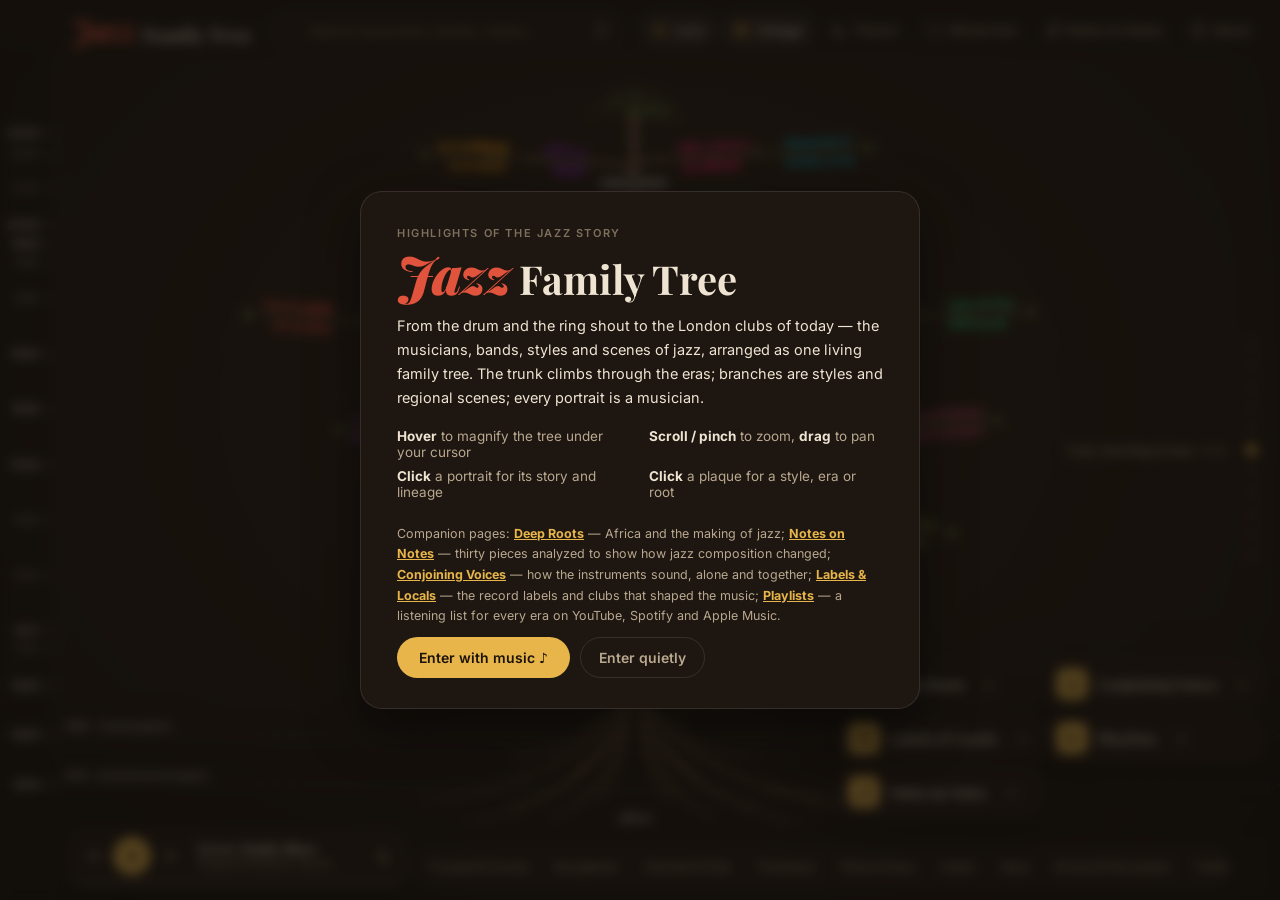
<file: index.html>
<!doctype html>
<html lang="en">
<head>
  <meta charset="utf-8">
  <meta name="viewport" content="width=device-width, initial-scale=1, viewport-fit=cover">
  <title>Jazz Family Tree — an interactive genealogy of jazz</title>
  <meta name="description" content="An interactive family tree of jazz: the musicians, bands, styles and scenes from the music's African roots to today.">
  <meta property="og:title" content="Jazz Family Tree">
  <meta property="og:description" content="Explore jazz from its African roots to today, one portrait at a time.">
  <link rel="icon" href="assets/favicon.svg" type="image/svg+xml">
  <link rel="preconnect" href="https://fonts.googleapis.com">
  <link rel="preconnect" href="https://fonts.gstatic.com" crossorigin>
  <link href="https://fonts.googleapis.com/css2?family=Inter:wght@400;500;600;700&family=Playfair+Display:ital,wght@0,600;0,700;0,900;1,700;1,900&display=swap" rel="stylesheet">
  <link rel="stylesheet" href="css/style.css">
</head>
<body data-theme="night">
  <canvas id="stage" aria-label="Interactive jazz family tree. Use the search box to find musicians."></canvas>

  <header class="topbar">
    <a class="brand" href="./" aria-label="Jazz Family Tree home">
      <span class="brand-jazz">Jazz</span>
      <span class="brand-rest">Family&nbsp;Tree</span>
    </a>
    <div class="search">
      <svg viewBox="0 0 24 24" aria-hidden="true"><circle cx="11" cy="11" r="7"/><path d="m20 20-3.5-3.5"/></svg>
      <input id="search" type="search" placeholder="Search musicians, bands, styles…" autocomplete="off" spellcheck="false" aria-label="Search">
      <kbd>/</kbd>
      <ul id="search-results" role="listbox"></ul>
    </div>
    <nav class="tools" aria-label="View options">
      <button id="btn-lens" title="Magnifying lens (L)"><svg viewBox="0 0 24 24"><circle cx="10.5" cy="10.5" r="6.5"/><path d="m20 20-4.8-4.8M8 10.5h5M10.5 8v5"/></svg><span>Lens</span></button>
      <button id="btn-vintage" title="Vintage portraits — colour blooms under the lens"><svg viewBox="0 0 24 24"><rect x="3" y="6" width="18" height="13" rx="2"/><circle cx="12" cy="12.5" r="3.5"/><path d="M8 6l1.5-2h5L16 6"/></svg><span>Vintage</span></button>
      <button id="btn-theme" title="Night / paper theme"><svg viewBox="0 0 24 24"><path d="M20 14.5A8 8 0 1 1 9.5 4a6.5 6.5 0 0 0 10.5 10.5z"/></svg><span>Theme</span></button>
      <button id="btn-reset" title="Show the whole tree (R)"><svg viewBox="0 0 24 24"><path d="M4 9V4h5M20 9V4h-5M4 15v5h5M20 15v5h-5"/></svg><span>Whole tree</span></button>
      <a class="tool-link" id="link-notes" href="notes.html" title="Notes on Notes — how jazz composition changed"><svg viewBox="0 0 24 24"><path d="M9 18V5l11-2v13"/><circle cx="6.5" cy="18" r="2.5"/><circle cx="17.5" cy="16" r="2.5"/></svg><span>Notes on Notes</span></a>
      <button id="btn-about" title="About & sources"><svg viewBox="0 0 24 24"><circle cx="12" cy="12" r="9"/><path d="M12 11v6M12 7.5v.5"/></svg><span>About</span></button>
    </nav>
  </header>

  <nav id="era-nav" aria-label="Jump to era"></nav>
  <div id="filters" role="toolbar" aria-label="Highlight by instrument"></div>
  <nav id="companions" aria-label="Companion pages">
    <a href="roots.html" class="companion" title="Africa and the making of jazz — 11 regions">
      <span class="c-ic"><svg viewBox="0 0 24 24"><path d="M12 3v8M12 11c-3 0-5 2-6 6M12 11c3 0 5 2 6 6M12 11v10M8 21c1-2 2-3 4-3s3 1 4 3"/></svg></span>
      <span class="c-tx"><b>Deep Roots</b><em>Africa and the making of jazz — 11 regions</em></span>
      <span class="c-go">→</span>
    </a>
    <a href="voices.html" class="companion" title="How instruments sound, alone and together">
      <span class="c-ic"><svg viewBox="0 0 24 24"><path d="M3 12h2M7 8v8M11 5v14M15 9v6M19 7v10"/></svg></span>
      <span class="c-tx"><b>Conjoining Voices</b><em>How instruments sound, alone and together</em></span>
      <span class="c-go">→</span>
    </a>
    <a href="labels.html" class="companion" title="The record labels and clubs that shaped jazz">
      <span class="c-ic"><svg viewBox="0 0 24 24"><circle cx="12" cy="12" r="9"/><circle cx="12" cy="12" r="3.2"/><path d="M12 12h.01"/></svg></span>
      <span class="c-tx"><b>Labels &amp; Locals</b><em>The record labels and clubs that shaped jazz</em></span>
      <span class="c-go">→</span>
    </a>
    <a href="playlists.html" class="companion" title="Every era to listen to, on three services">
      <span class="c-ic"><svg viewBox="0 0 24 24"><path d="M3 6h12M3 11h12M3 16h7"/><path d="M17 18V9l4-1.5"/><circle cx="15" cy="18" r="2"/></svg></span>
      <span class="c-tx"><b>Playlists</b><em>Every era to listen to, on three services</em></span>
      <span class="c-go">→</span>
    </a>
    <a href="notes.html" class="companion" title="How jazz composition changed — 30 pieces analyzed">
      <span class="c-ic"><svg viewBox="0 0 24 24"><path d="M9 18V5l11-2v13"/><circle cx="6.5" cy="18" r="2.5"/><circle cx="17.5" cy="16" r="2.5"/></svg></span>
      <span class="c-tx"><b>Notes on Notes</b><em>How jazz composition changed — 30 pieces analyzed</em></span>
      <span class="c-go">→</span>
    </a>
  </nav>
  <div id="tooltip" role="status"></div>

  <aside id="panel" aria-live="polite">
    <button class="panel-close" aria-label="Close">×</button>
    <div class="panel-body"></div>
  </aside>

  <div id="intro" class="modal open" role="dialog" aria-labelledby="intro-title">
    <div class="card">
      <div class="eyebrow">Highlights of the jazz story</div>
      <h1 id="intro-title"><span class="brand-jazz">Jazz</span> Family Tree</h1>
      <p>From the drum and the ring shout to the London clubs of today — the musicians, bands, styles and scenes of jazz, arranged as one living family tree. The trunk climbs through the eras; branches are styles and regional scenes; every portrait is a musician.</p>
      <ul class="howto">
        <li><b>Hover</b> to magnify the tree under your cursor</li>
        <li><b>Scroll / pinch</b> to zoom, <b>drag</b> to pan</li>
        <li><b>Click</b> a portrait for its story and lineage</li>
        <li><b>Click</b> a plaque for a style, era or root</li>
      </ul>
      <p class="small">Companion pages: <a href="roots.html"><b>Deep Roots</b></a> — Africa and the making of jazz; <a href="notes.html"><b>Notes on Notes</b></a> — thirty pieces analyzed to show how jazz composition changed; <a href="voices.html"><b>Conjoining Voices</b></a> — how the instruments sound, alone and together; <a href="labels.html"><b>Labels &amp; Locals</b></a> — the record labels and clubs that shaped the music; <a href="playlists.html"><b>Playlists</b></a> — a listening list for every era on YouTube, Spotify and Apple Music.</p>
      <div class="intro-actions">
        <button class="primary" data-music="1">Enter with music ♪</button>
        <button class="secondary" data-music="0">Enter quietly</button>
      </div>
    </div>
  </div>

  <div id="about" class="modal" role="dialog" aria-labelledby="about-title">
    <div class="card wide">
      <button class="panel-close" data-close aria-label="Close">×</button>
      <h2 id="about-title">About the Jazz Family Tree</h2>
      <p>This tree charts <b data-stat="people"></b> musicians and <b data-stat="bands"></b> bands across <b data-stat="branches"></b> branches and <b data-stat="eras"></b> eras. Below ground, the roots trace the African and African American traditions — polyrhythm, call and response, the ring shout, spirituals and work songs — that met European harmony and Caribbean rhythm in New Orleans. Above, each era of the trunk sprouts branches for the styles and regional scenes that grew from it, and lineage lines connect musicians to their mentors, bandleaders and acknowledged influences.</p>
      <p>The layout is a simplification: musicians appear once, on the branch where they first made their mark, and list the other styles they played. Placement along a branch follows the year an artist first made an impact. Faint green offshoots mark <em>kindred genres</em> — gospel, R&amp;B, soul, funk, hip-hop and others — that share jazz's roots.</p>
      <h3>How it was researched</h3>
      <p>Dates, places, key recordings and documented relationships were researched and cross-checked against Wikipedia, Britannica, AllMusic, the Oxford/Grove reference works, NPR, Jazz at Lincoln Center, label archives and published obituaries. Influence links are limited to documented relationships: teachers, bandleaders a musician apprenticed under, and influences the musicians themselves acknowledged. Corrections are welcome — open an issue on GitHub.</p>
      <h3>Further reading &amp; sources</h3>
      <ul class="sources">
        <li><a href="https://guides.loc.gov/jazz-research/beginning-your-research" target="_blank" rel="noopener">Library of Congress — Jazz: A Research Guide</a></li>
        <li>Barry Kernfeld (ed.), <em>The New Grove Dictionary of Jazz</em>, 2nd ed. (2002)</li>
        <li>Leonard Feather &amp; Ira Gitler, <em>The Biographical Encyclopedia of Jazz</em> (1999)</li>
        <li>Gerhard Kubik, <em>Jazz Transatlantic</em> (2017)</li>
        <li>Ted Gioia, <em>The History of Jazz</em> and <em>The Jazz Standards</em> (2012)</li>
        <li><a href="https://www.lordisco.com/tjd/" target="_blank" rel="noopener">Tom Lord, The Jazz Discography (TJD Online)</a></li>
        <li><a href="https://linkedjazz.org/" target="_blank" rel="noopener">Linked Jazz — Pratt Institute</a> (relationships from jazz oral histories)</li>
        <li><a href="https://www.loc.gov/collections/jazz-photography-of-william-p-gottlieb/about-this-collection/" target="_blank" rel="noopener">William P. Gottlieb jazz photographs</a>, Library of Congress (public domain)</li>
        <li><a href="https://www.loc.gov/collections/african-american-band-music/about-this-collection/" target="_blank" rel="noopener">African-American Band Music &amp; Recordings, 1883–1923</a>, Library of Congress</li>
        <li><a href="https://www.loc.gov/collections/ragtime/about-this-collection/" target="_blank" rel="noopener">Ragtime collection</a>, Library of Congress</li>
      </ul>
      <h3>Images</h3>
      <p>Portraits are loaded from Wikimedia Commons via Wikipedia's free-license page images; each musician's panel links to the photo's file page for author and license. Musicians without a free image are shown as monograms.</p>
      <p class="small">Inspired by the poster <em>Highlights of the Jazz Story in USA</em> and by <a href="https://jazzhistorytree.com" target="_blank" rel="noopener">The Jazz History Tree</a>. Keyboard: <kbd>Space</kbd> play/pause music · <kbd>/</kbd> search · <kbd>L</kbd> lens · <kbd>[</kbd> <kbd>]</kbd> lens size · <kbd>R</kbd> whole tree · <kbd>Esc</kbd> close.</p>
    </div>
  </div>

  <noscript><p class="noscript">The Jazz Family Tree needs JavaScript to draw the tree.</p></noscript>

  <script src="data/core.js"></script>
  <script src="data/artists/01-roots-jazzage.js"></script>
  <script src="data/artists/02-swing.js"></script>
  <script src="data/artists/03-bebop-cool.js"></script>
  <script src="data/artists/04-hardbop-modal.js"></script>
  <script src="data/artists/05-free-fusion.js"></script>
  <script src="data/artists/06-global-creative.js"></script>
  <script src="data/artists/07-neo-downtown.js"></script>
  <script src="data/artists/08-modern.js"></script>
  <script src="data/artists/09-today.js"></script>
  <script src="data/images.js"></script>
  <script src="data/linkedjazz.js"></script>
  <script src="data/notes/core.js"></script>
  <script src="data/notes/era-01-02.js"></script>
  <script src="data/notes/era-03-04.js"></script>
  <script src="data/notes/era-05-06.js"></script>
  <script src="data/notes/era-07-08.js"></script>
  <script src="data/notes/era-09-10.js"></script>
  <script src="data/labels/by-artist.js"></script>
  <script src="data/playlist.js"></script>
  <script src="js/player.js"></script>
  <script src="js/layout.js"></script>
  <script src="js/app.js"></script>
</body>
</html>
</file>
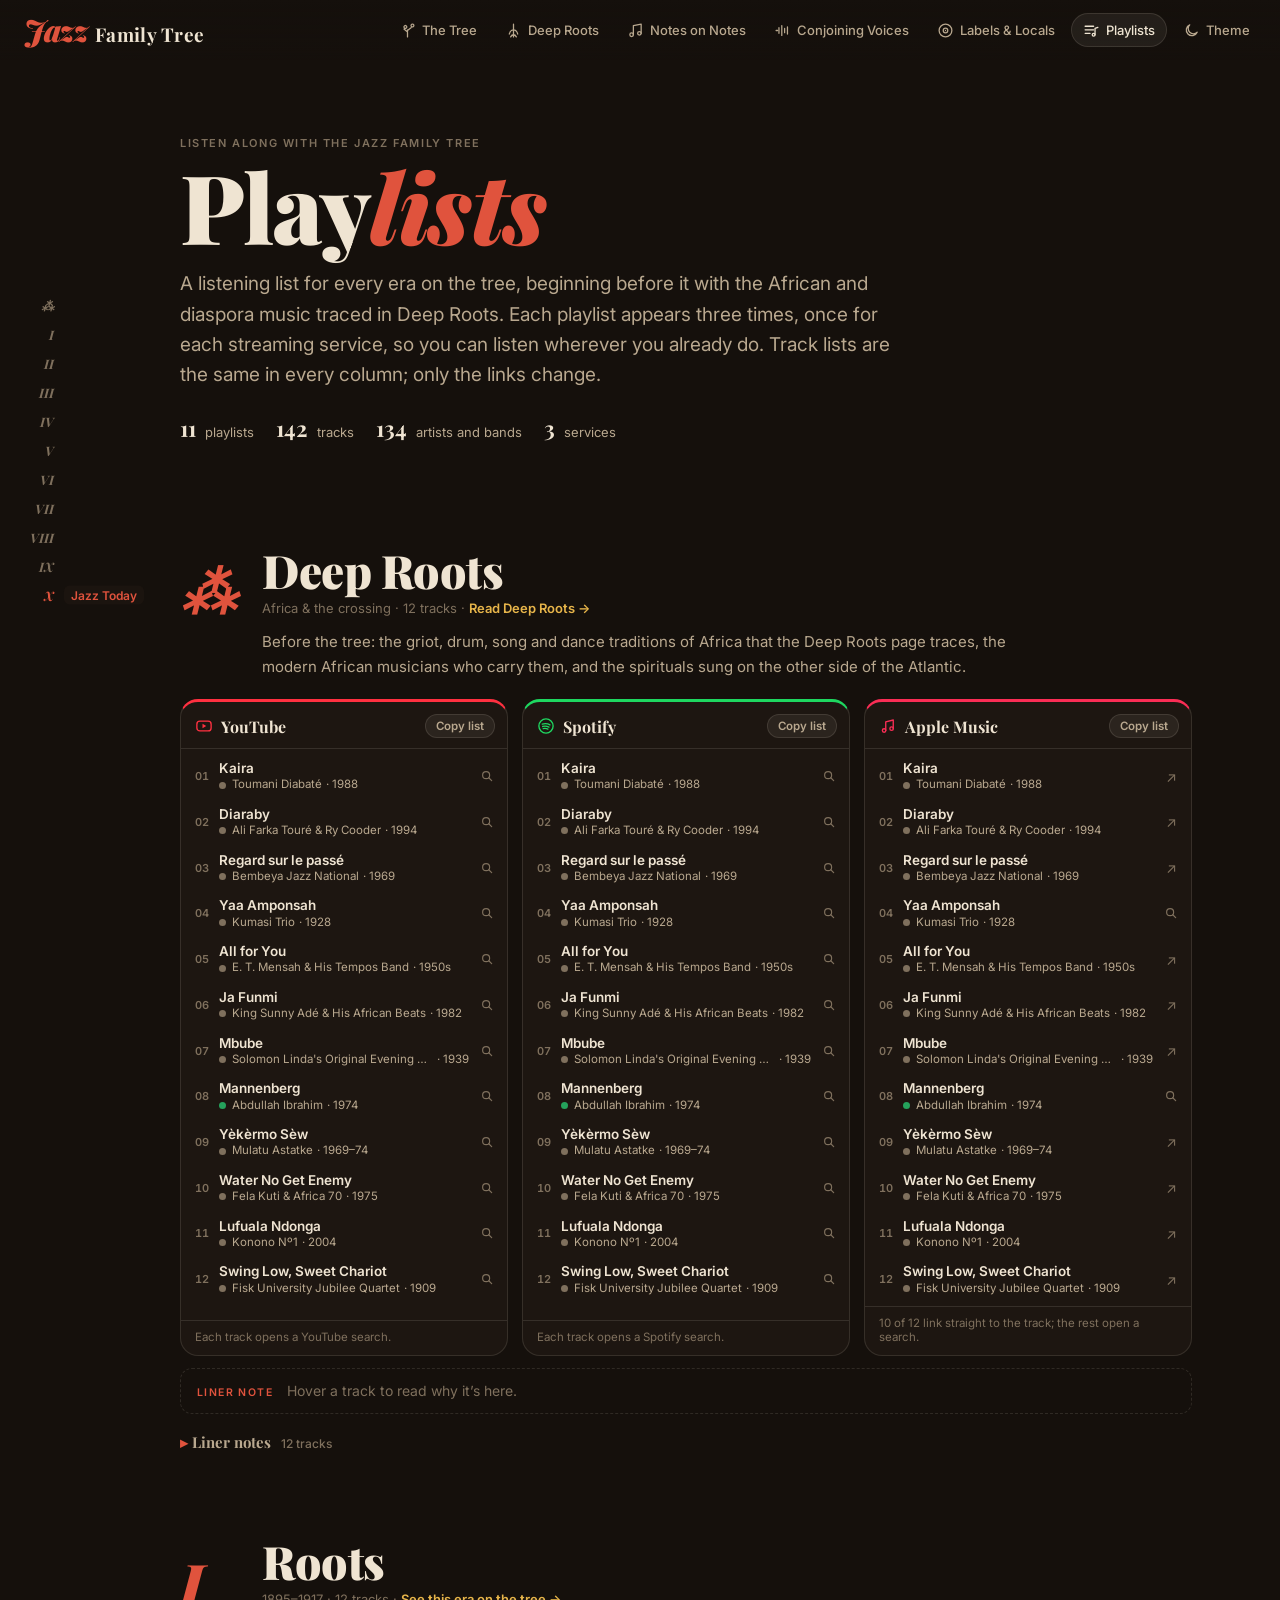
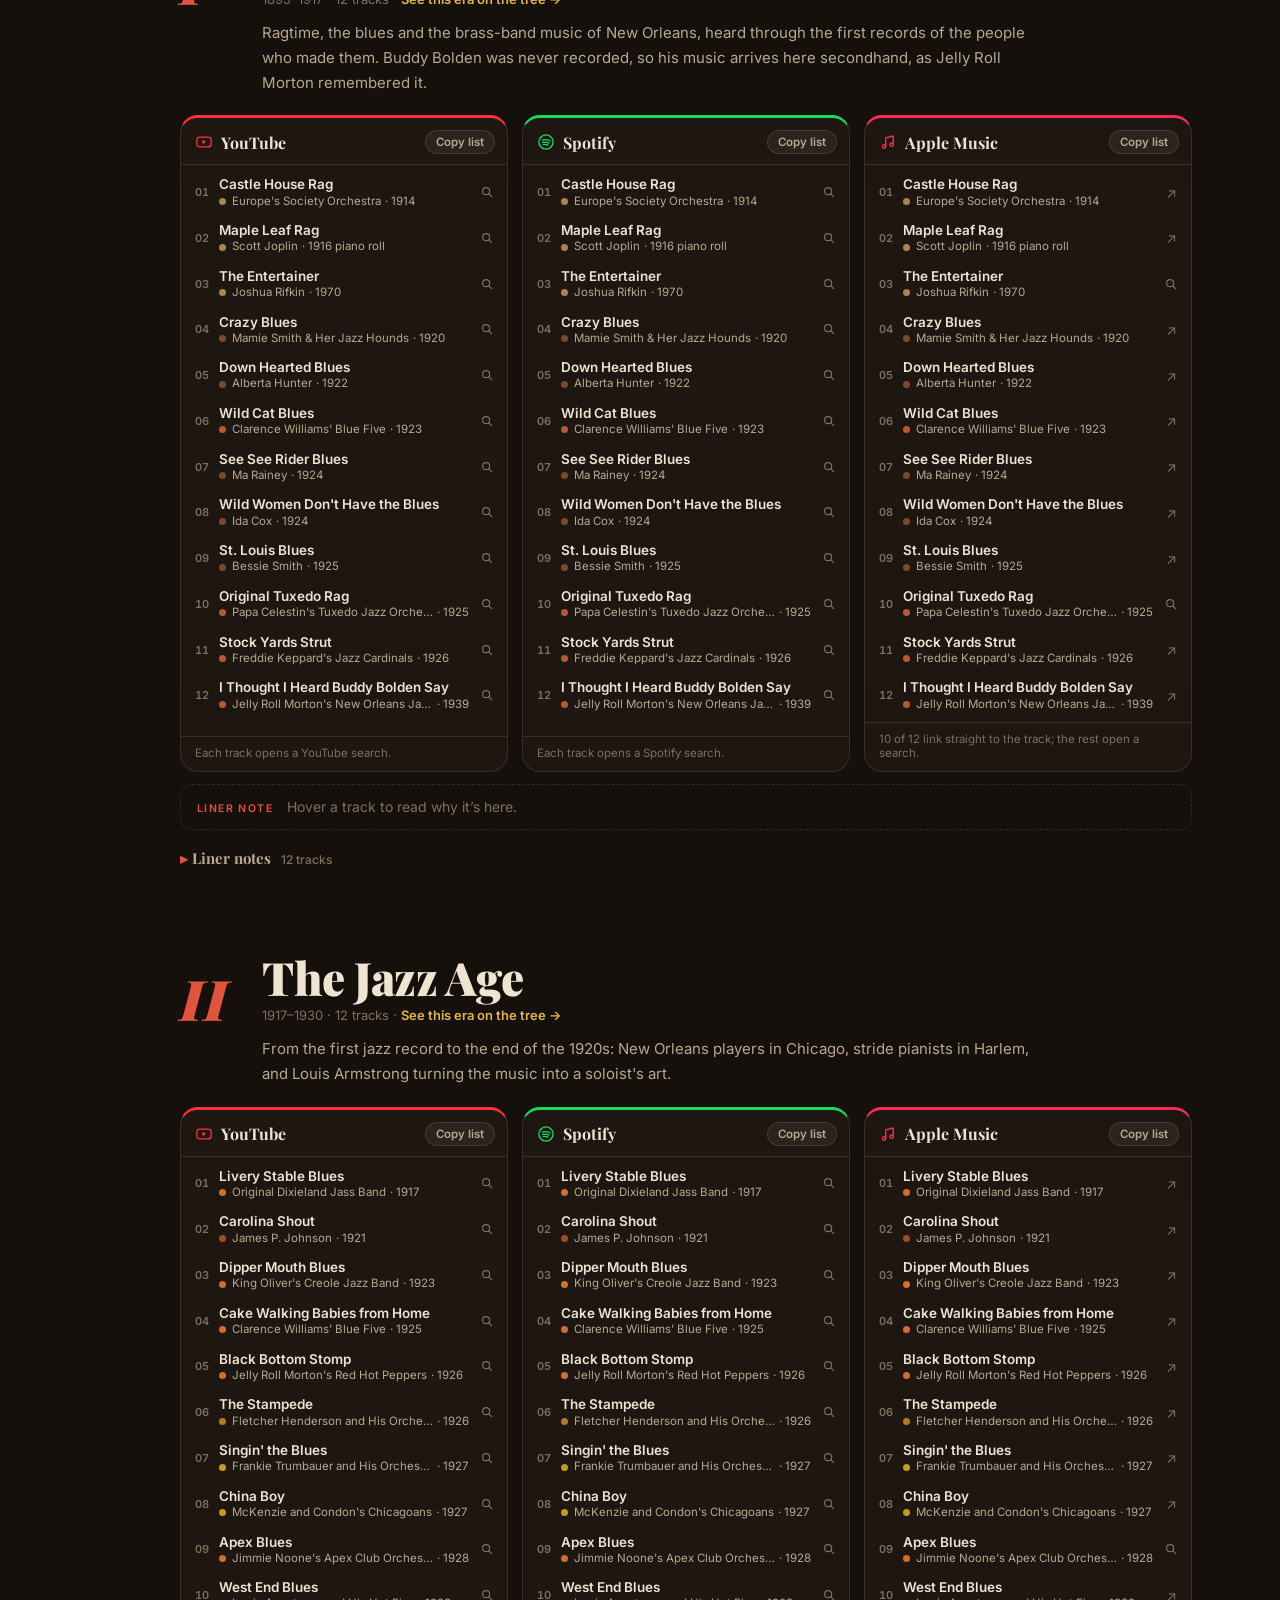
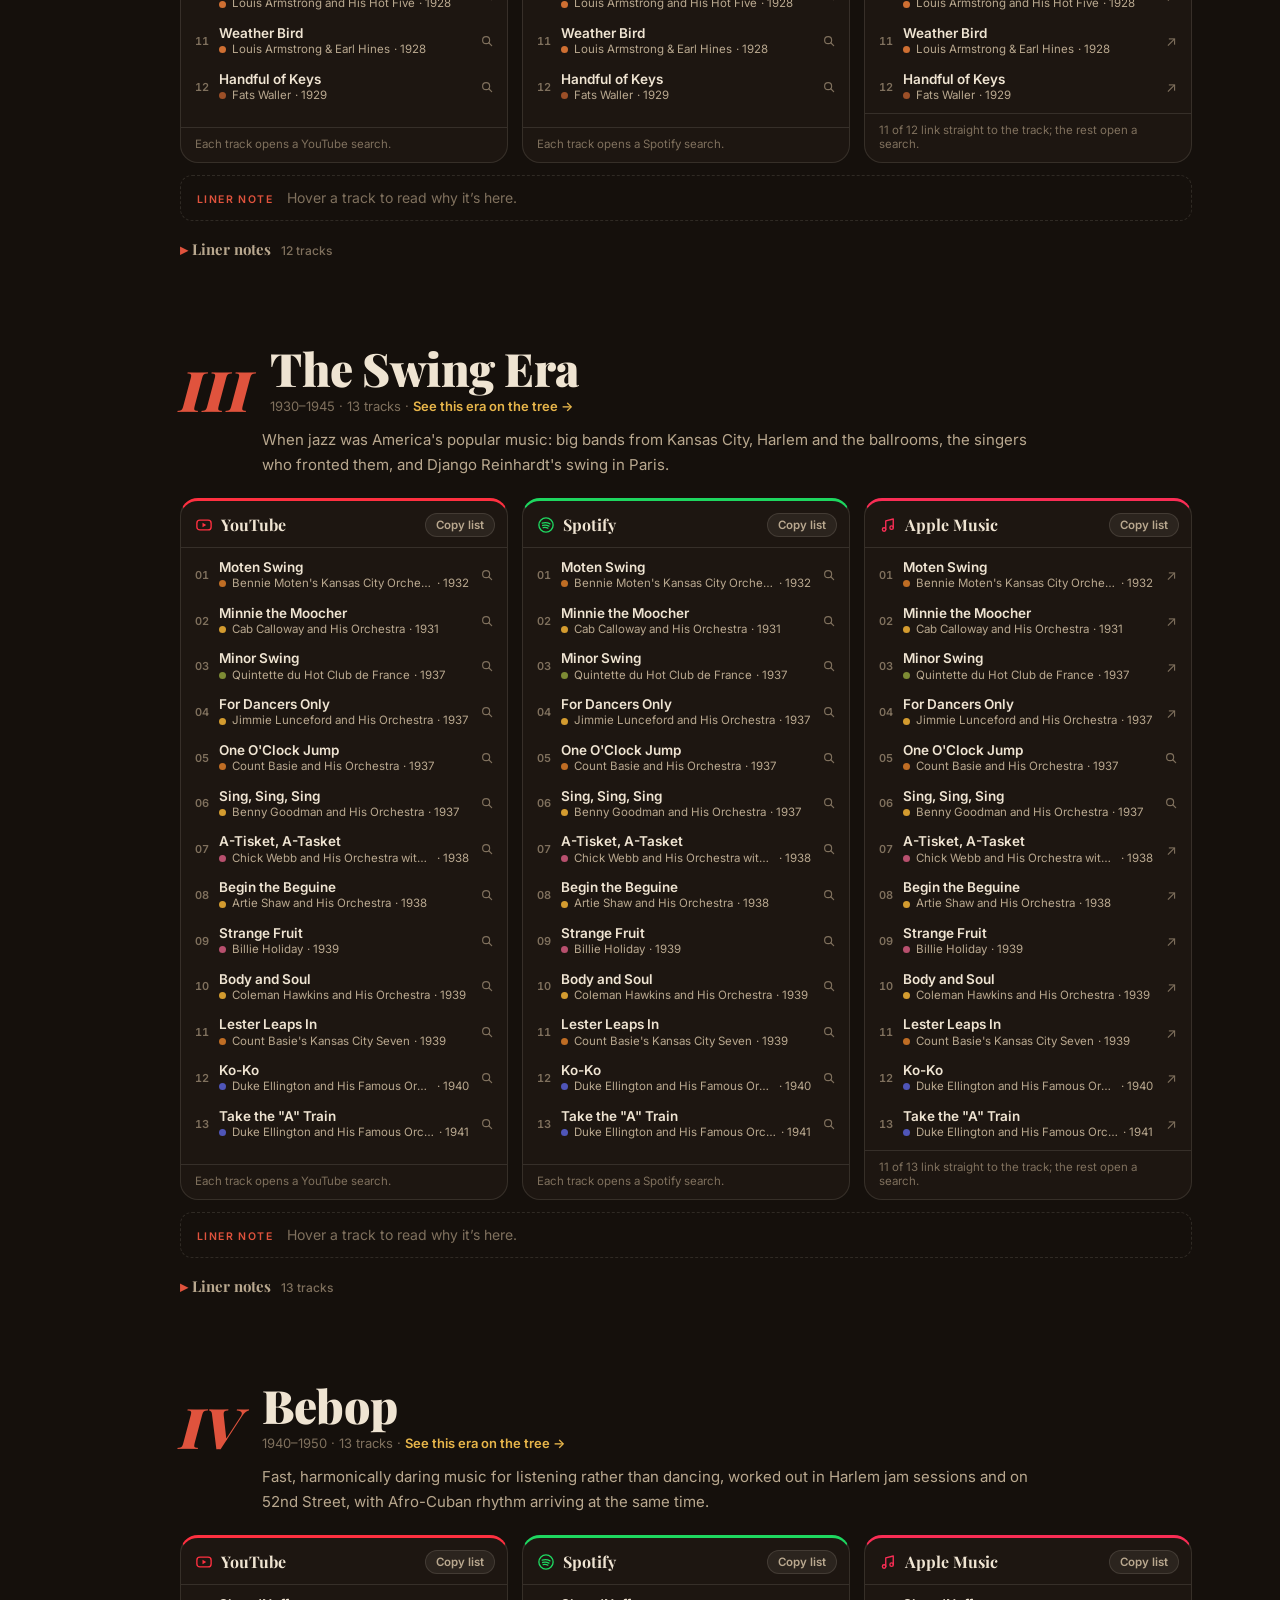
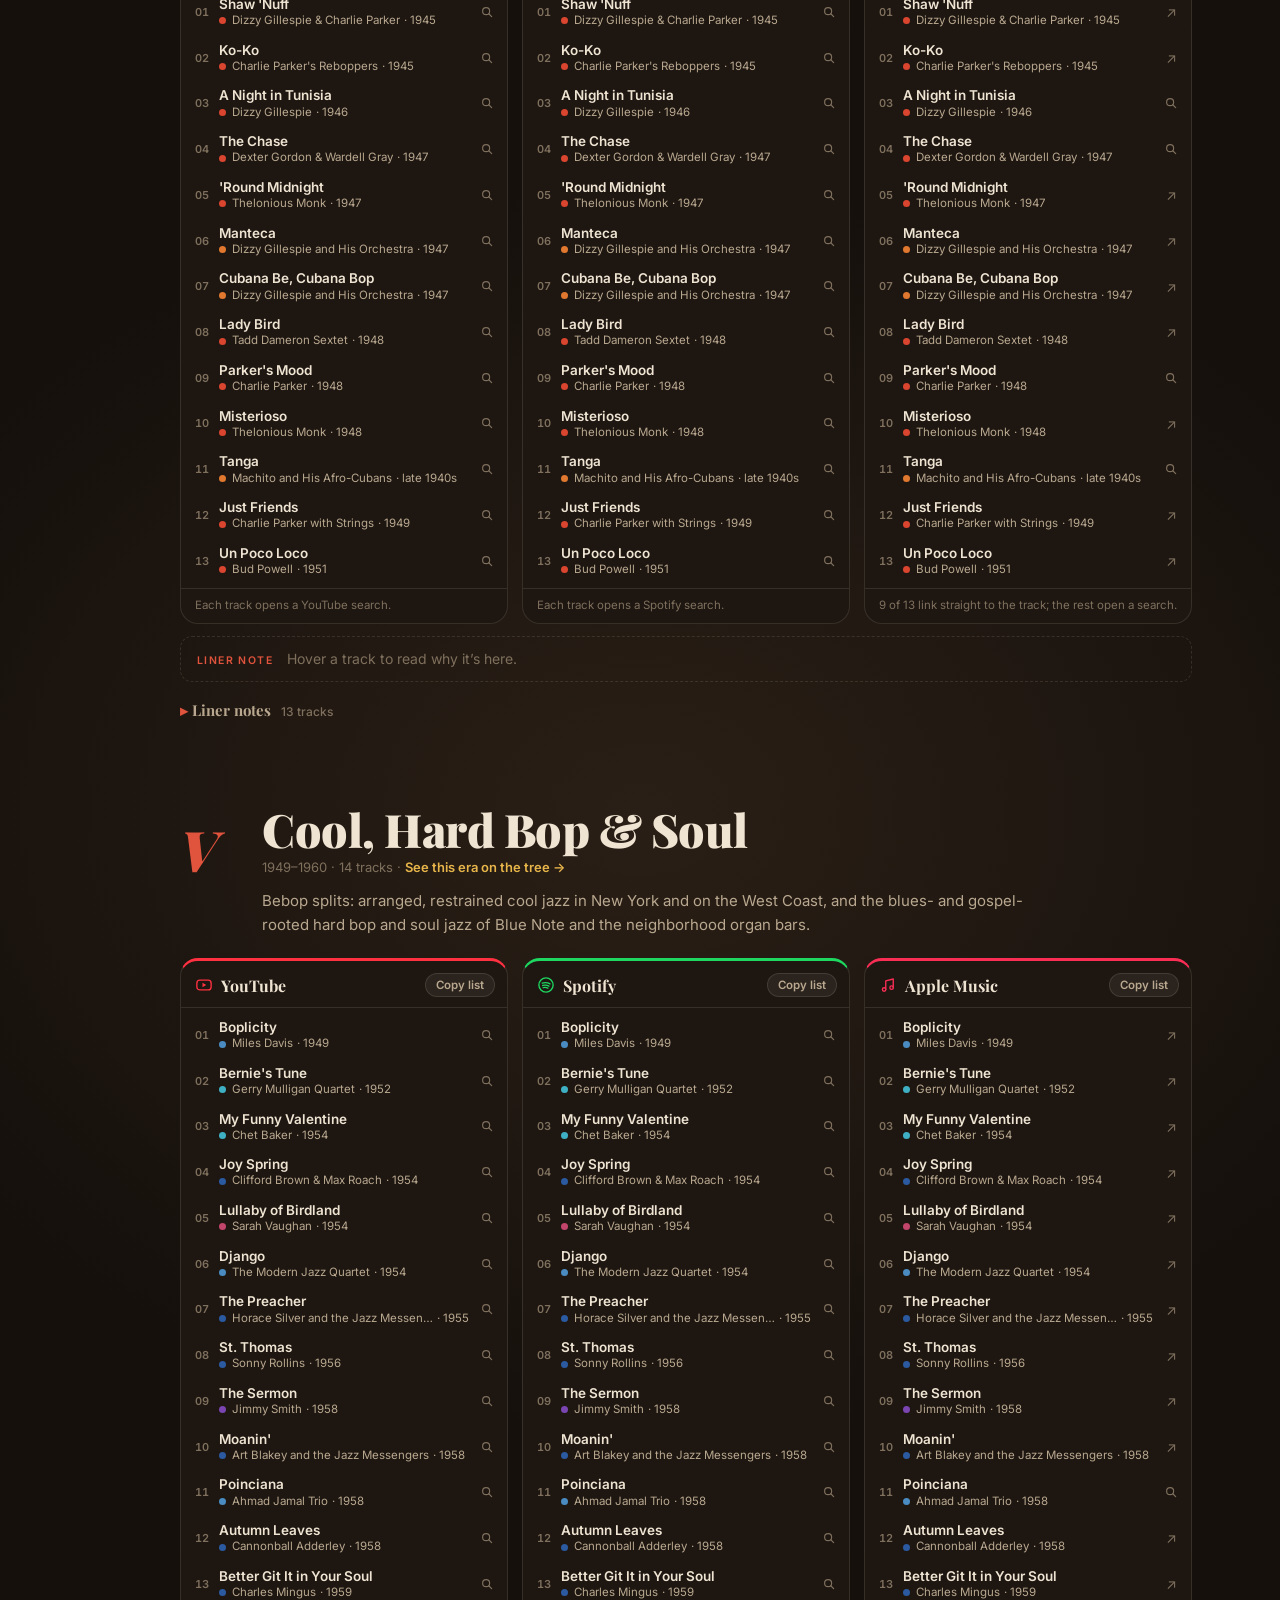
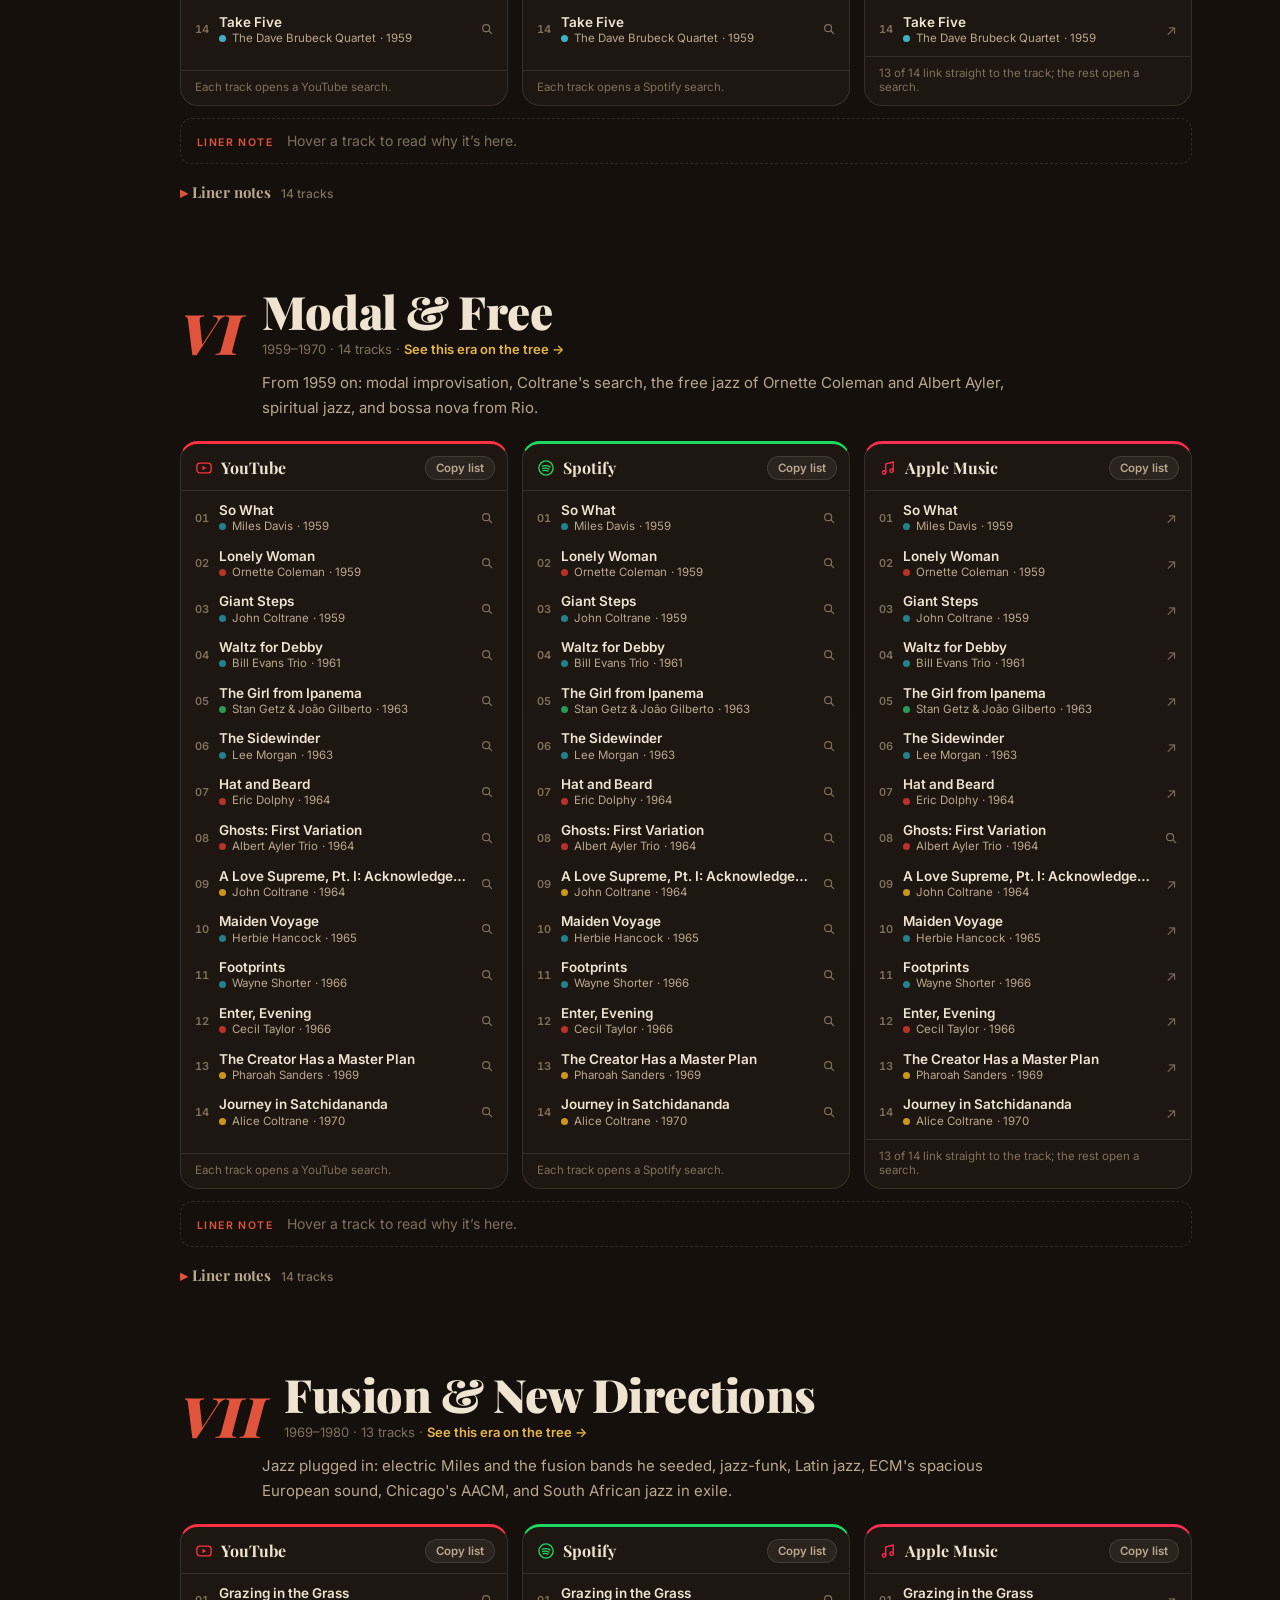
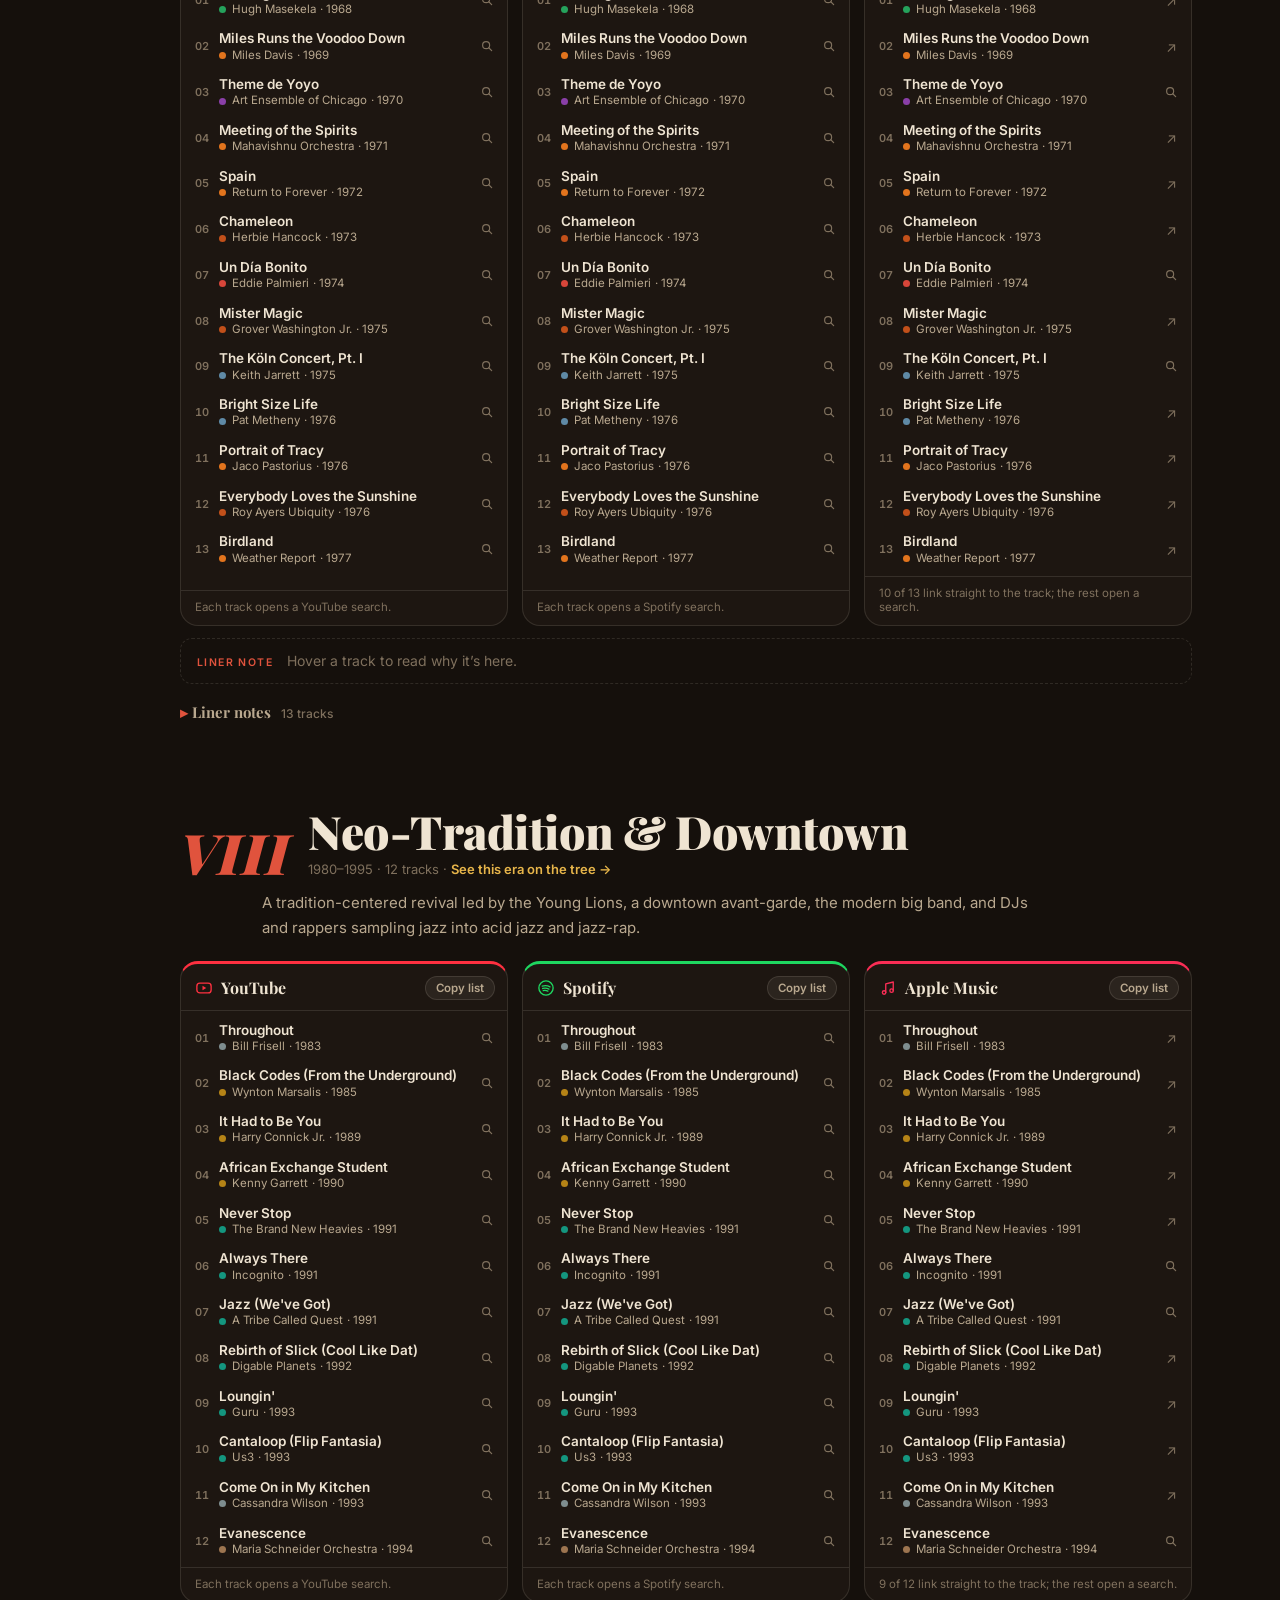
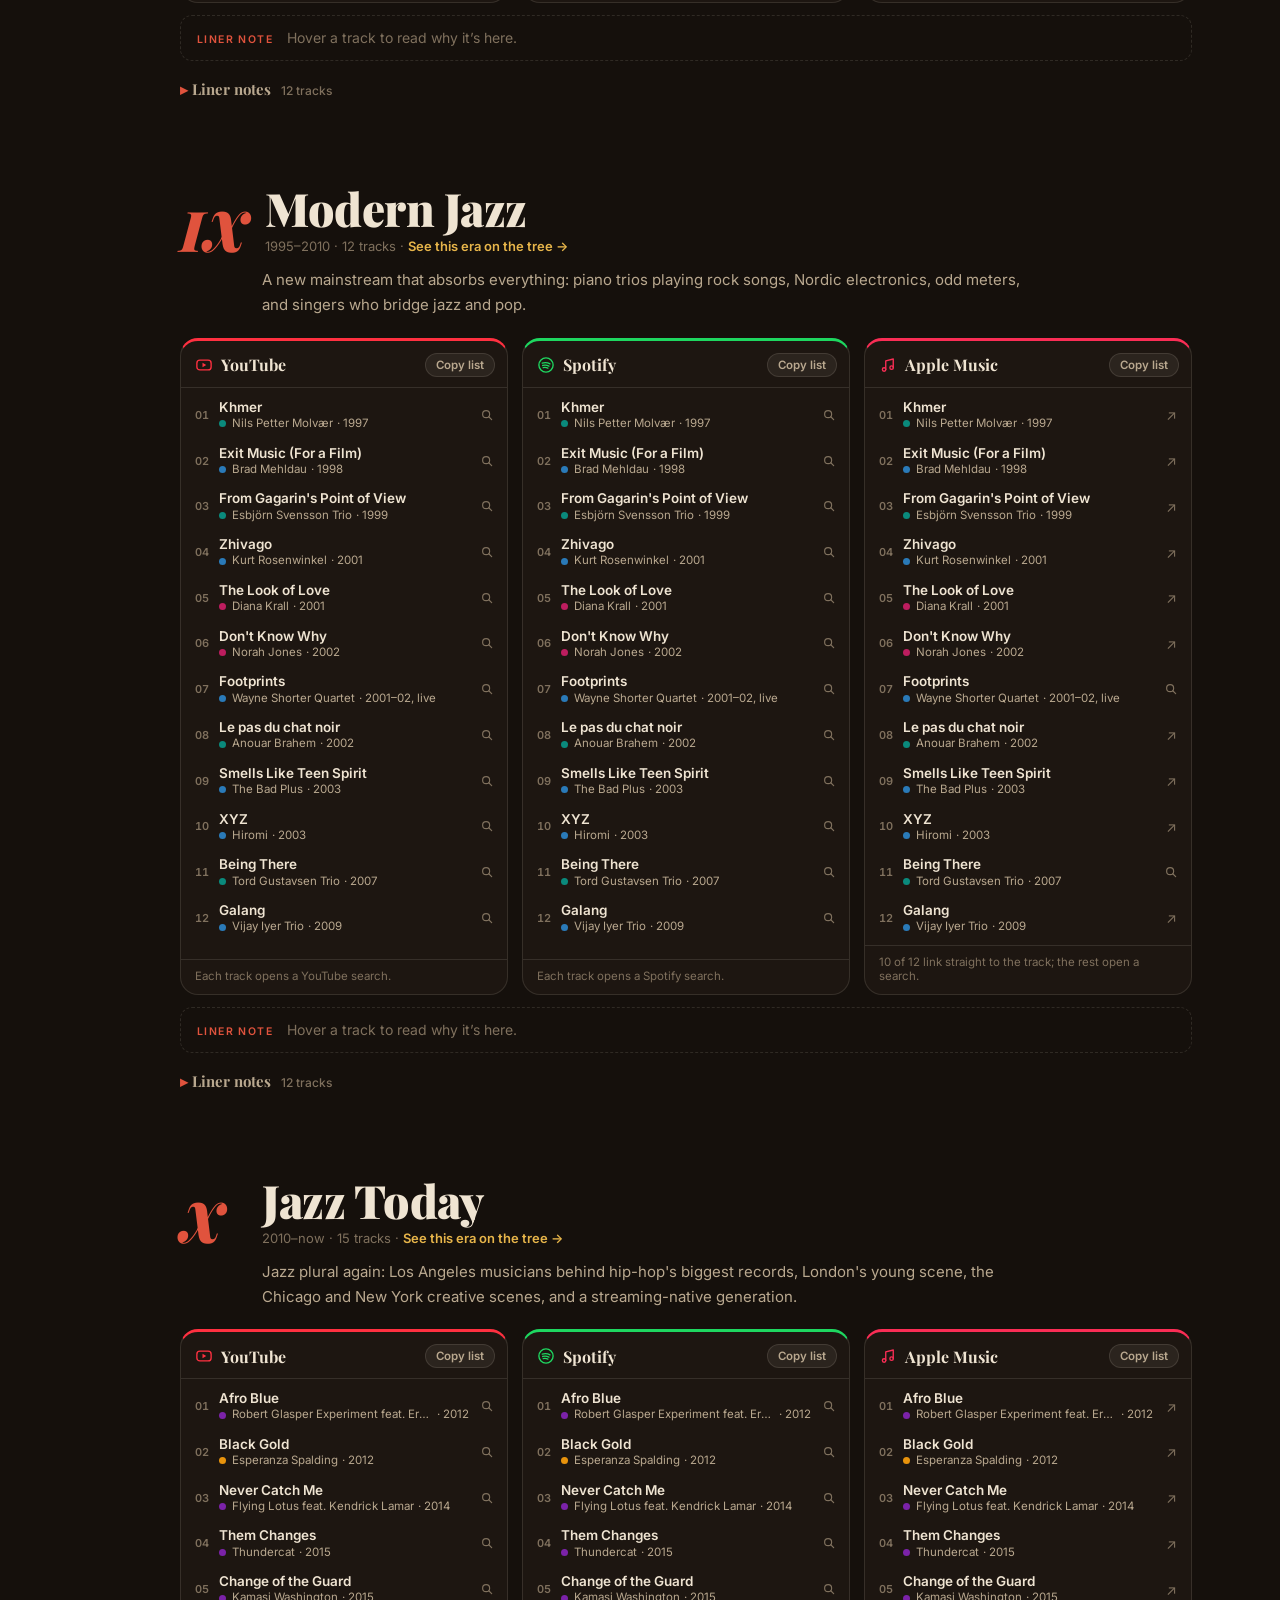
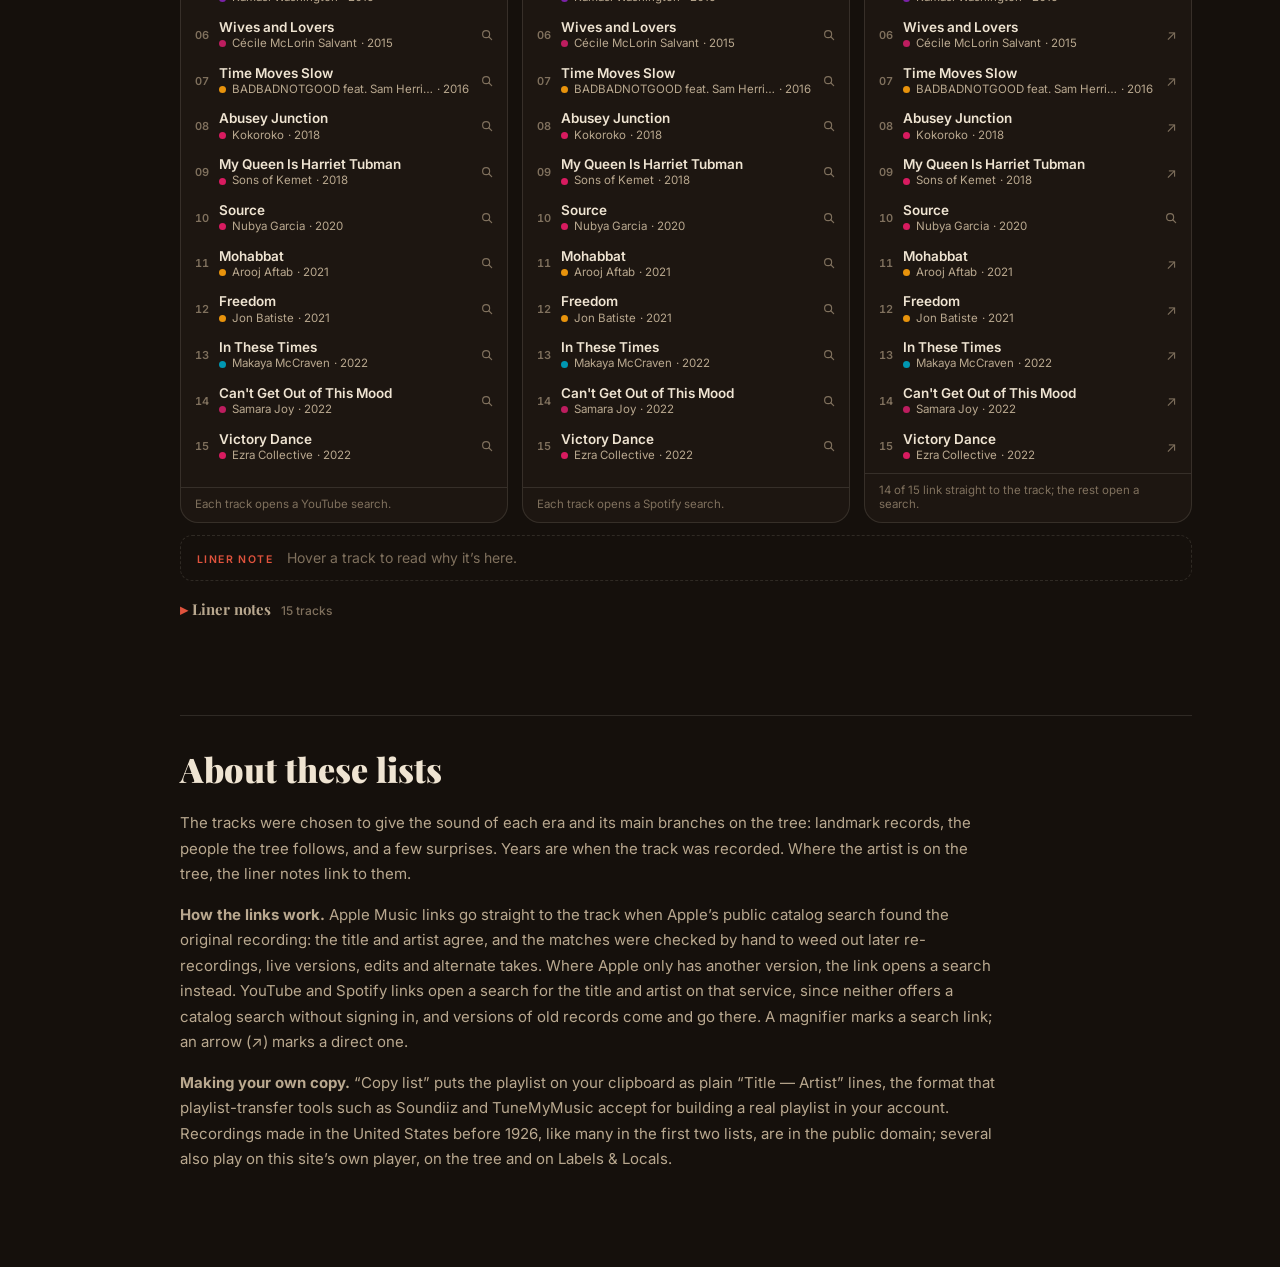
<file: playlists.html>
<!doctype html>
<html lang="en">
<head>
  <meta charset="utf-8">
  <meta name="viewport" content="width=device-width, initial-scale=1, viewport-fit=cover">
  <title>Playlists — a listening list for every era of jazz</title>
  <meta name="description" content="A playlist for each era of the Jazz Family Tree, from the African roots of jazz to today, with every track linked on YouTube, Spotify and Apple Music.">
  <link rel="icon" href="assets/favicon.svg" type="image/svg+xml">
  <link rel="preconnect" href="https://fonts.googleapis.com">
  <link rel="preconnect" href="https://fonts.gstatic.com" crossorigin>
  <link href="https://fonts.googleapis.com/css2?family=Inter:wght@400;500;600;700&family=Playfair+Display:ital,wght@0,600;0,700;0,900;1,600;1,700;1,900&display=swap" rel="stylesheet">
  <link rel="stylesheet" href="css/style.css">
  <link rel="stylesheet" href="css/notes.css">
  <link rel="stylesheet" href="css/labels.css">
  <link rel="stylesheet" href="css/playlists.css">
</head>
<body class="notes-page labels-page playlists-page" data-svc="youtube">
  <header class="topbar notes-topbar">
    <a class="brand" href="./" aria-label="Back to the Jazz Family Tree">
      <span class="brand-jazz">Jazz</span>
      <span class="brand-rest">Family&nbsp;Tree</span>
    </a>
    <nav class="tools" aria-label="Page">
      <a class="tool-link" href="./"><svg viewBox="0 0 24 24"><path d="M12 21V11M12 14 7 10M12 12l5-4M7 7a2 2 0 1 0 0-.1M17 5a2 2 0 1 0 0-.1"/></svg><span>The Tree</span></a>
      <a class="tool-link" href="roots.html"><svg viewBox="0 0 24 24"><path d="M12 3v8M12 11c-3 0-5 2-6 6M12 11c3 0 5 2 6 6M12 11v10M8 21c1-2 2-3 4-3s3 1 4 3"/></svg><span>Deep Roots</span></a>
      <a class="tool-link" href="notes.html"><svg viewBox="0 0 24 24"><path d="M9 18V5l11-2v13"/><circle cx="6.5" cy="18" r="2.5"/><circle cx="17.5" cy="16" r="2.5"/></svg><span>Notes on Notes</span></a>
      <a class="tool-link" href="voices.html"><svg viewBox="0 0 24 24"><path d="M3 12h2M7 8v8M11 5v14M15 9v6M19 7v10"/></svg><span>Conjoining Voices</span></a>
      <a class="tool-link" href="labels.html"><svg viewBox="0 0 24 24"><circle cx="12" cy="12" r="9"/><circle cx="12" cy="12" r="3.2"/><path d="M12 12h.01"/></svg><span>Labels &amp; Locals</span></a>
      <a class="tool-link on" href="playlists.html" aria-current="page"><svg viewBox="0 0 24 24"><path d="M3 6h12M3 11h12M3 16h7"/><path d="M17 18V9l4-1.5"/><circle cx="15" cy="18" r="2"/></svg><span>Playlists</span></a>
      <button id="btn-theme" title="Night / paper theme"><svg viewBox="0 0 24 24"><path d="M20 14.5A8 8 0 1 1 9.5 4a6.5 6.5 0 0 0 10.5 10.5z"/></svg><span>Theme</span></button>
    </nav>
  </header>

  <nav id="era-index" aria-label="Playlists"></nav>

  <main class="labels-main playlists-main">
    <section class="hero">
      <div class="eyebrow">Listen along with the Jazz Family Tree</div>
      <h1>Play<em>lists</em></h1>
      <p class="lede">A listening list for every era on the tree, beginning before it with the African and diaspora music traced in Deep Roots. Each playlist appears three times, once for each streaming service, so you can listen wherever you already do. Track lists are the same in every column; only the links change.</p>
      <div class="ep-stats" id="ep-stats"></div>
      <div class="svc-switch" id="svc-switch" role="group" aria-label="Streaming service"></div>
    </section>

    <div id="playlists"></div>

    <section class="colophon">
      <h2>About these lists</h2>
      <p>The tracks were chosen to give the sound of each era and its main branches on the tree: landmark records, the people the tree follows, and a few surprises. Years are when the track was recorded. Where the artist is on the tree, the liner notes link to them.</p>
      <p><b>How the links work.</b> Apple Music links go straight to the track when Apple’s public catalog search found the original recording: the title and artist agree, and the matches were checked by hand to weed out later re-recordings, live versions, edits and alternate takes. Where Apple only has another version, the link opens a search instead. YouTube and Spotify links open a search for the title and artist on that service, since neither offers a catalog search without signing in, and versions of old records come and go there. A magnifier marks a search link; an arrow (↗) marks a direct one.</p>
      <p><b>Making your own copy.</b> “Copy list” puts the playlist on your clipboard as plain “Title — Artist” lines, the format that playlist-transfer tools such as Soundiiz and TuneMyMusic accept for building a real playlist in your account. Recordings made in the United States before 1926, like many in the first two lists, are in the public domain; several also play on this site’s own player, on the tree and on Labels &amp; Locals.</p>
    </section>
  </main>

  <div id="note-tip" role="status"></div>

  <script src="data/core.js"></script>
  <script src="data/artists/01-roots-jazzage.js"></script>
  <script src="data/artists/02-swing.js"></script>
  <script src="data/artists/03-bebop-cool.js"></script>
  <script src="data/artists/04-hardbop-modal.js"></script>
  <script src="data/artists/05-free-fusion.js"></script>
  <script src="data/artists/06-global-creative.js"></script>
  <script src="data/artists/07-neo-downtown.js"></script>
  <script src="data/artists/08-modern.js"></script>
  <script src="data/artists/09-today.js"></script>
  <script src="data/images.js"></script>
  <script src="data/playlists.js"></script>
  <script src="data/playlists-apple.js"></script>
  <script src="js/playlists.js"></script>
</body>
</html>
</file>
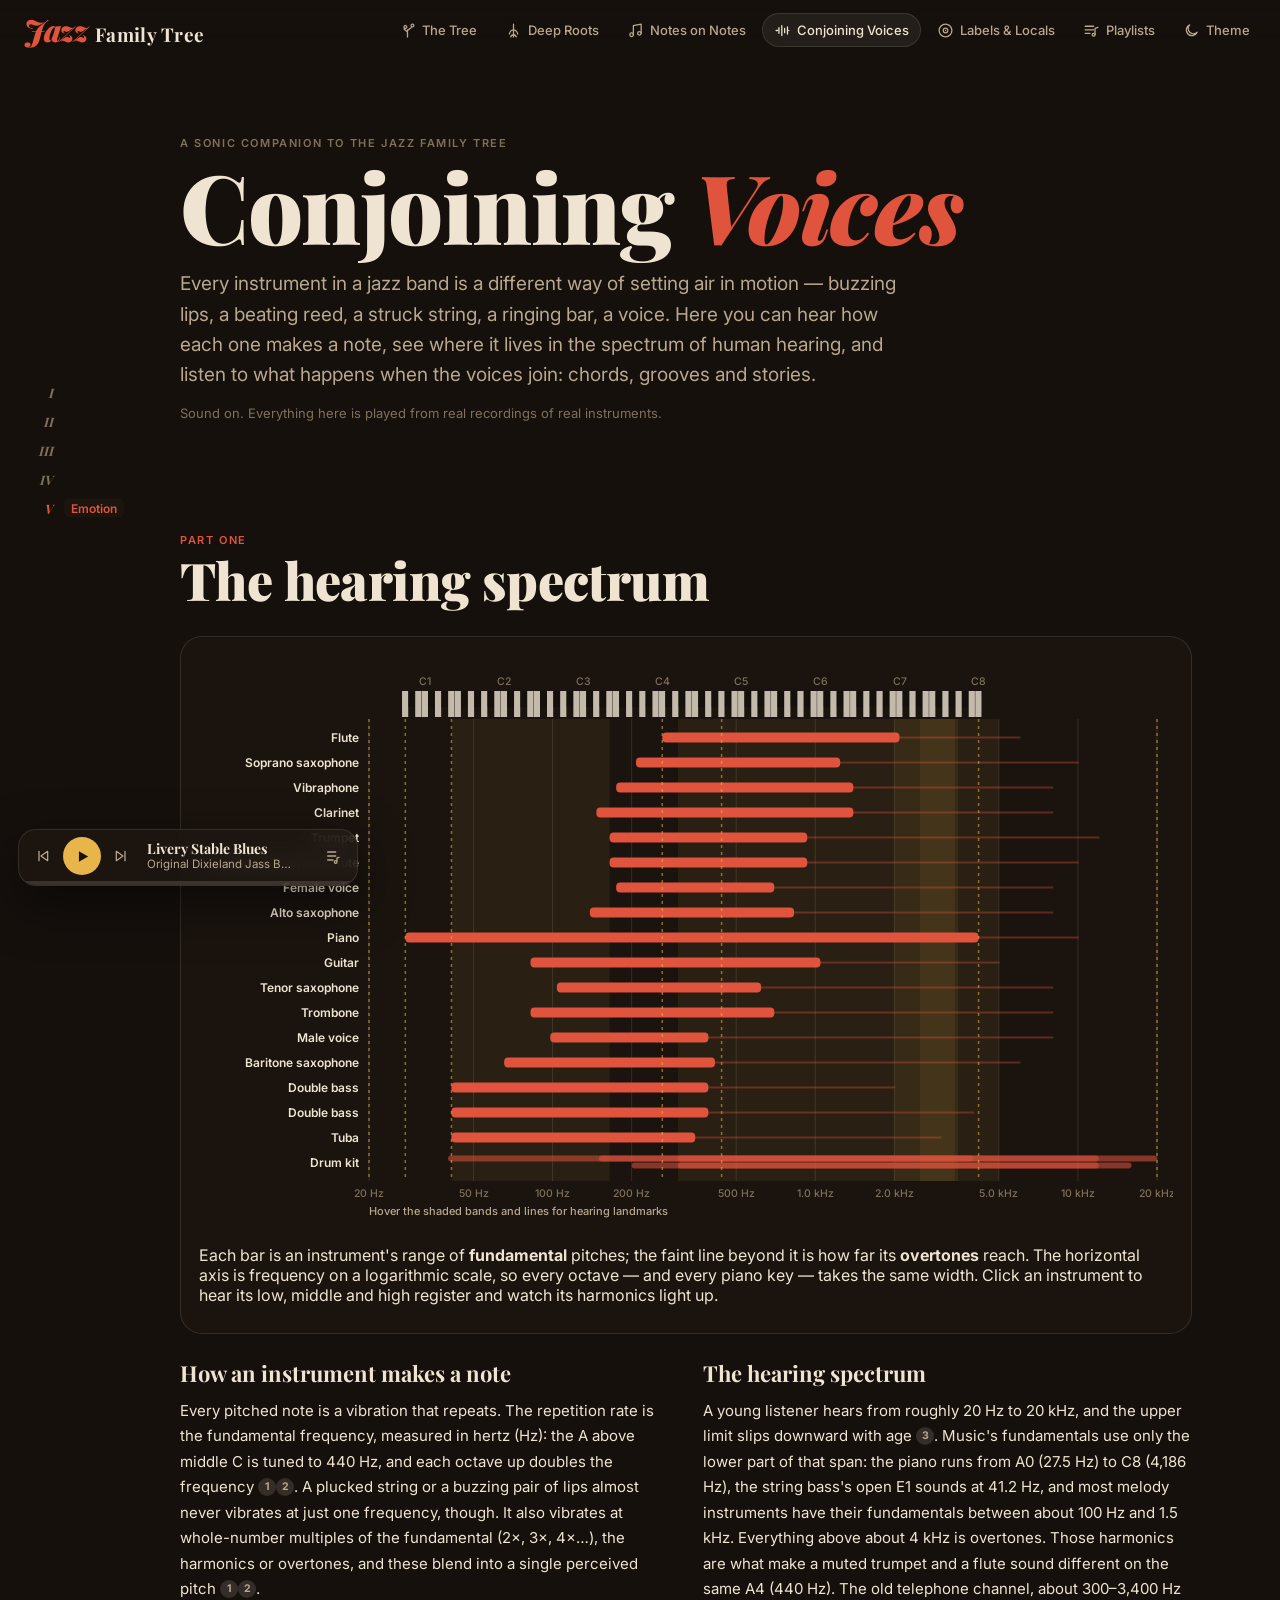
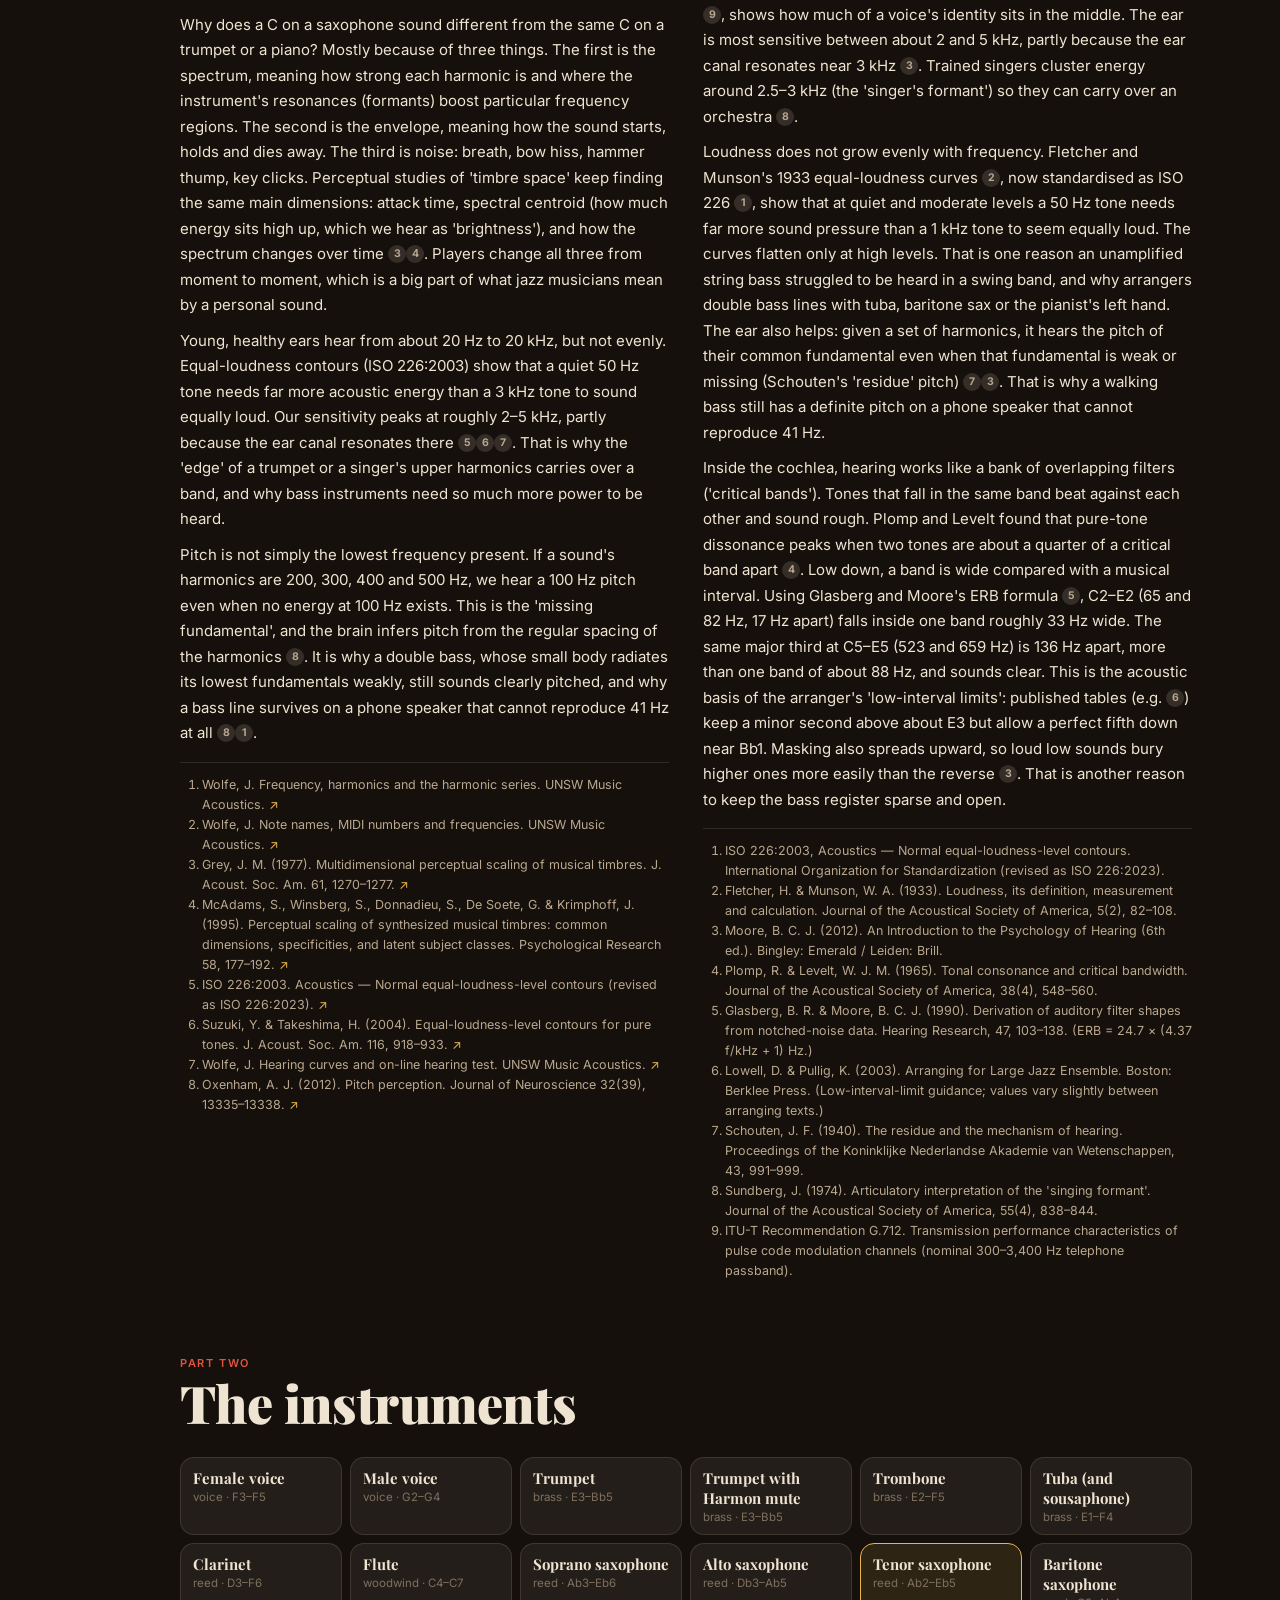
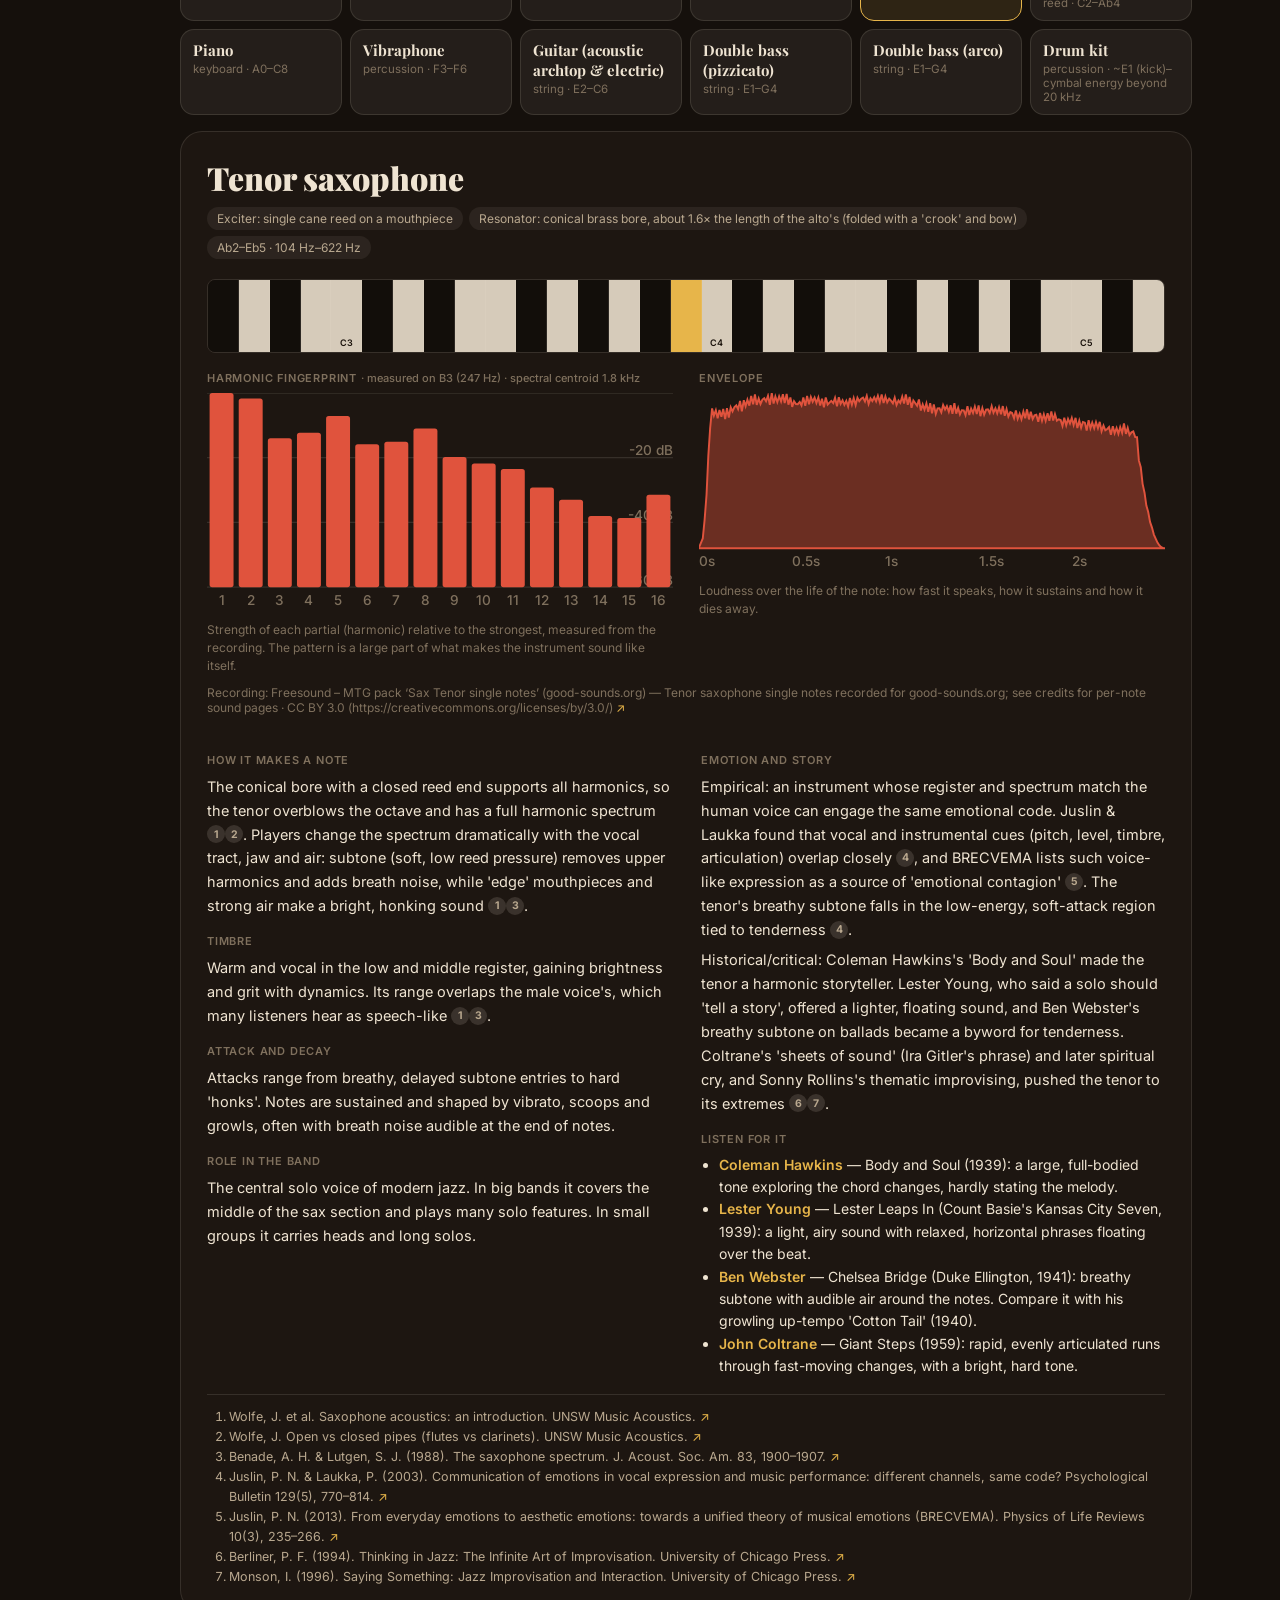
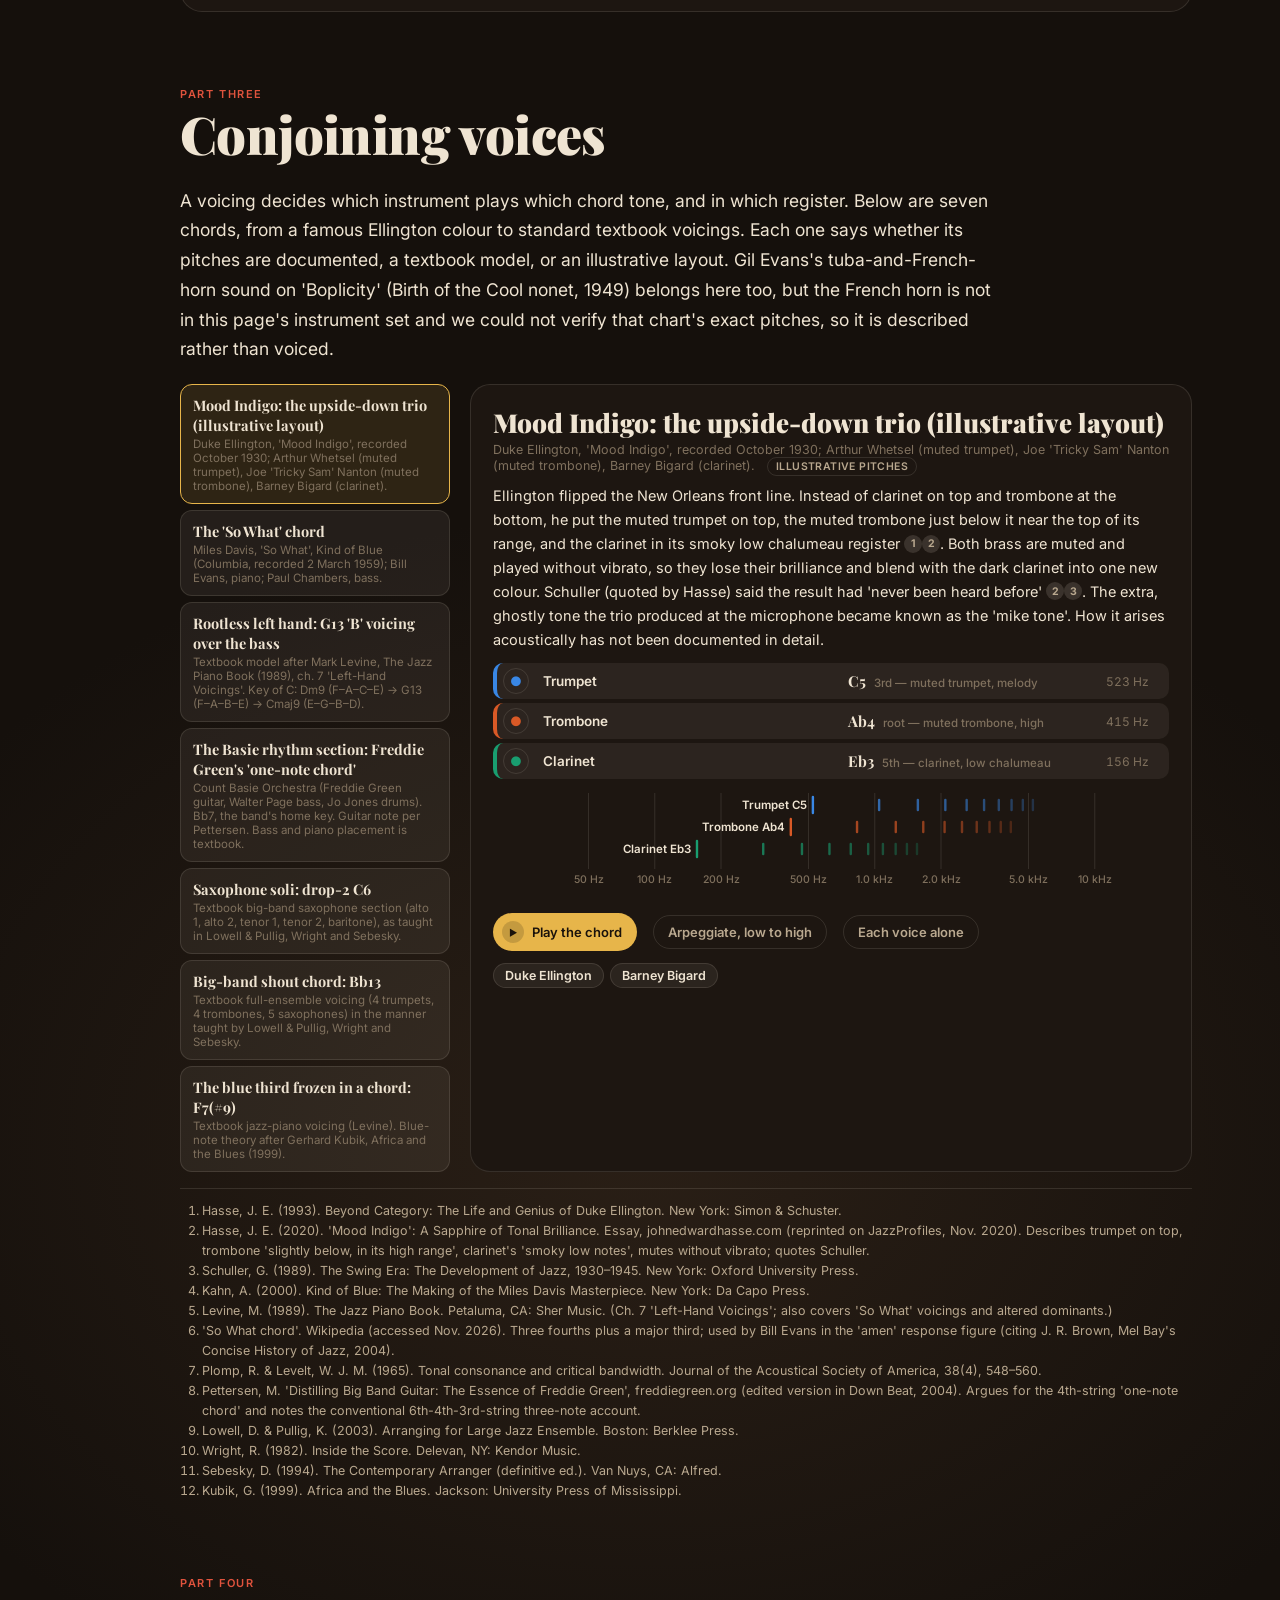
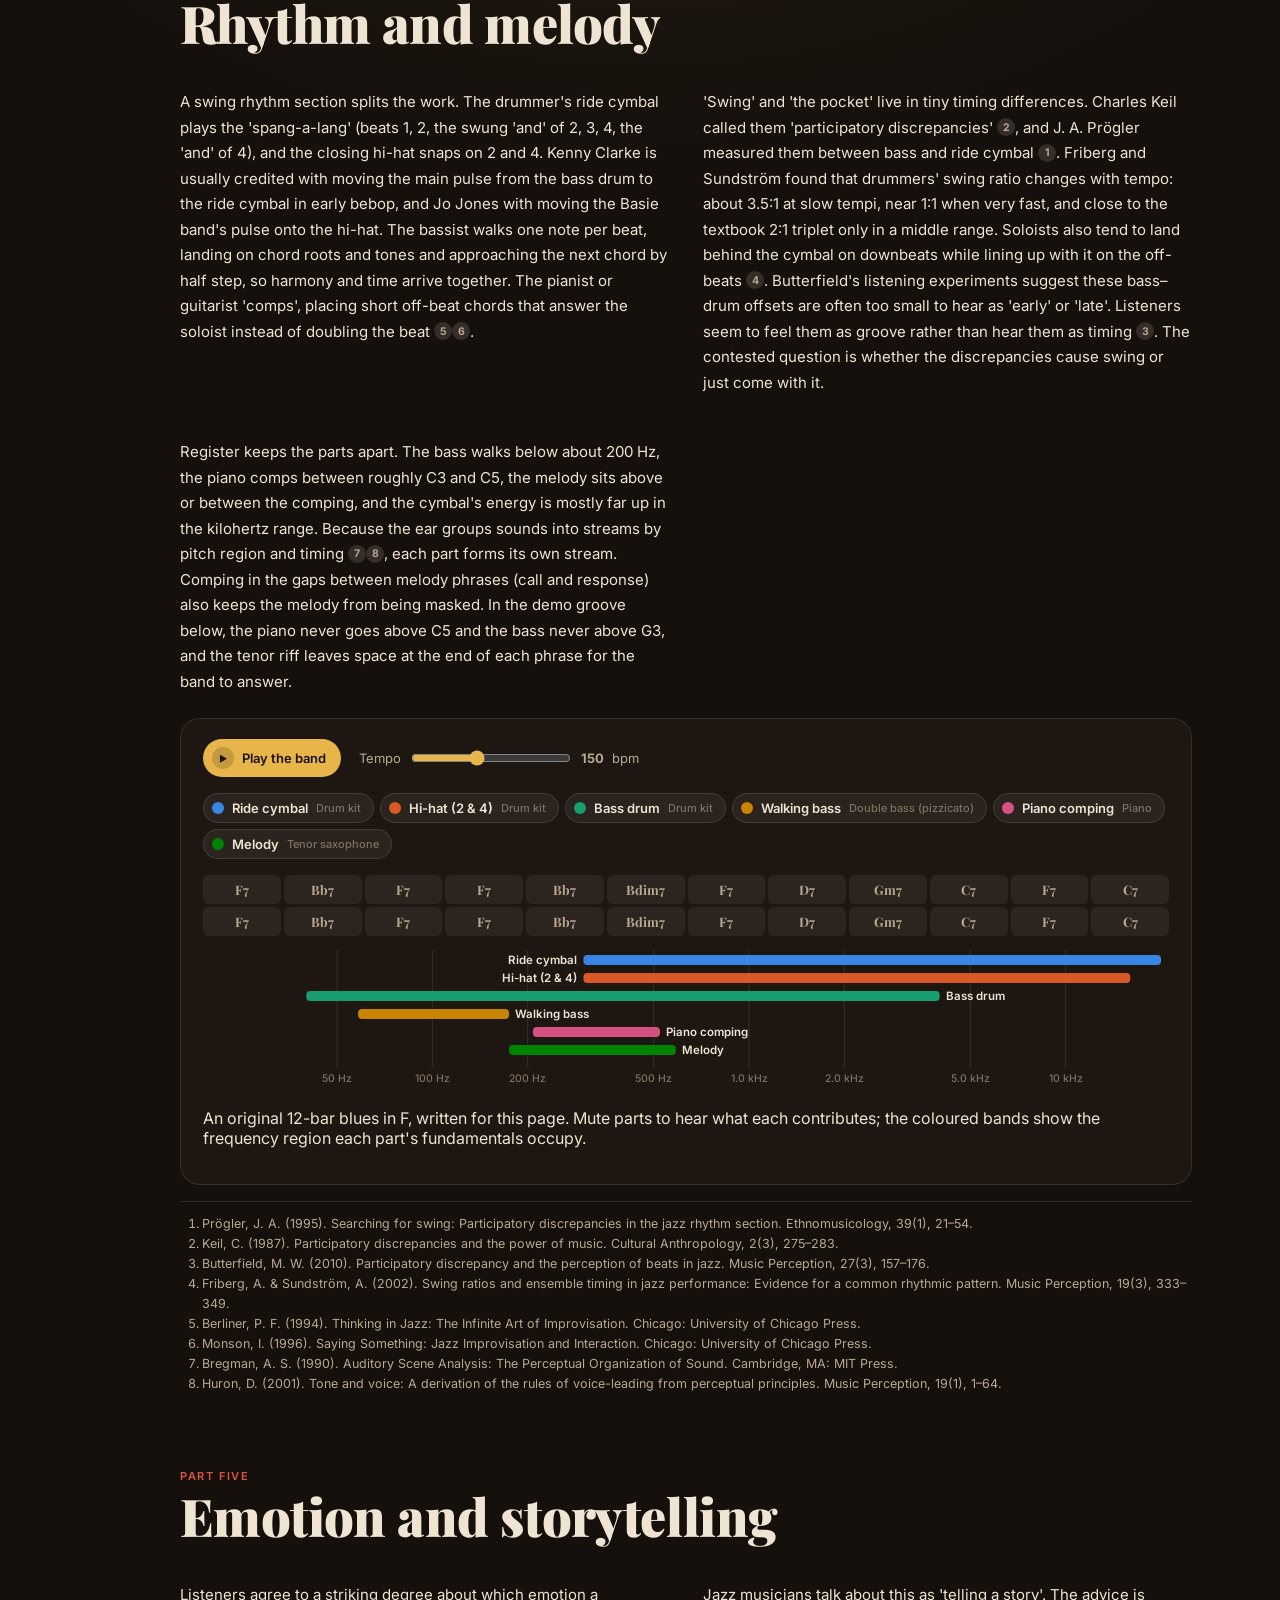
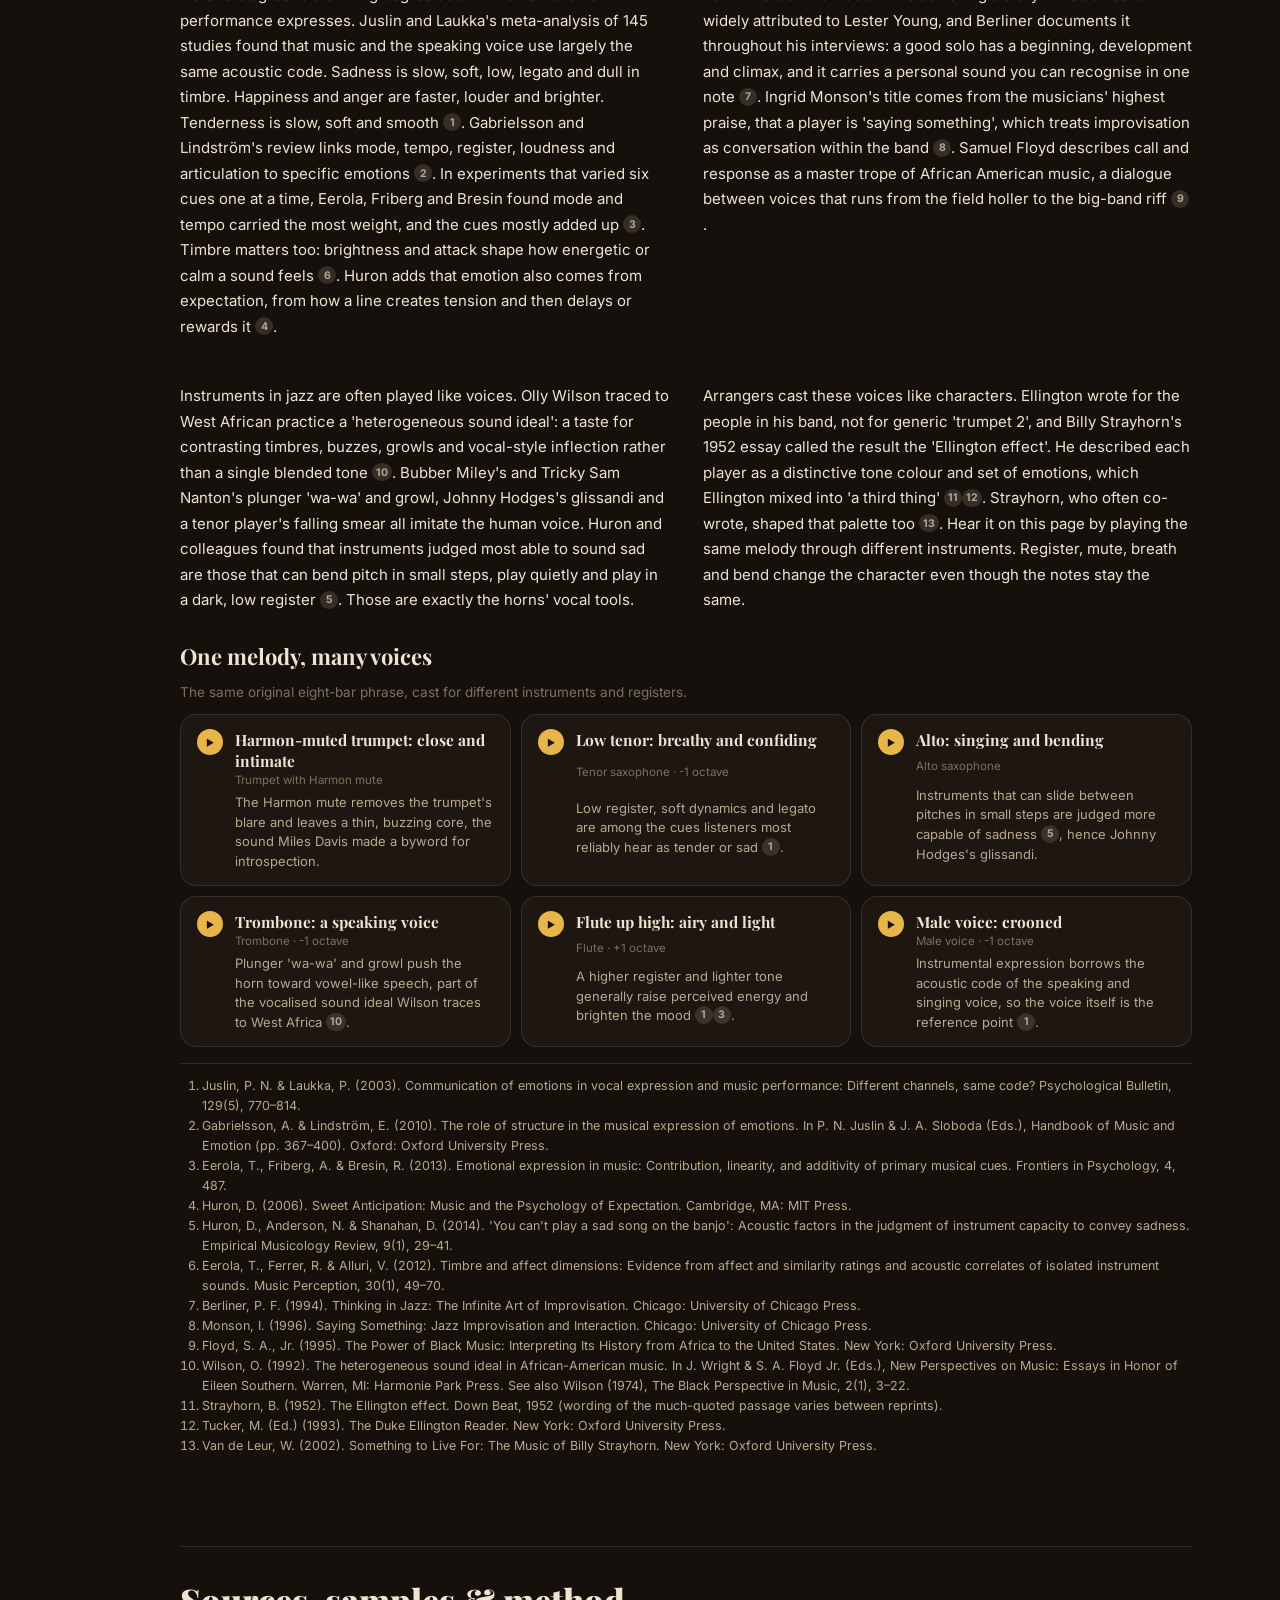
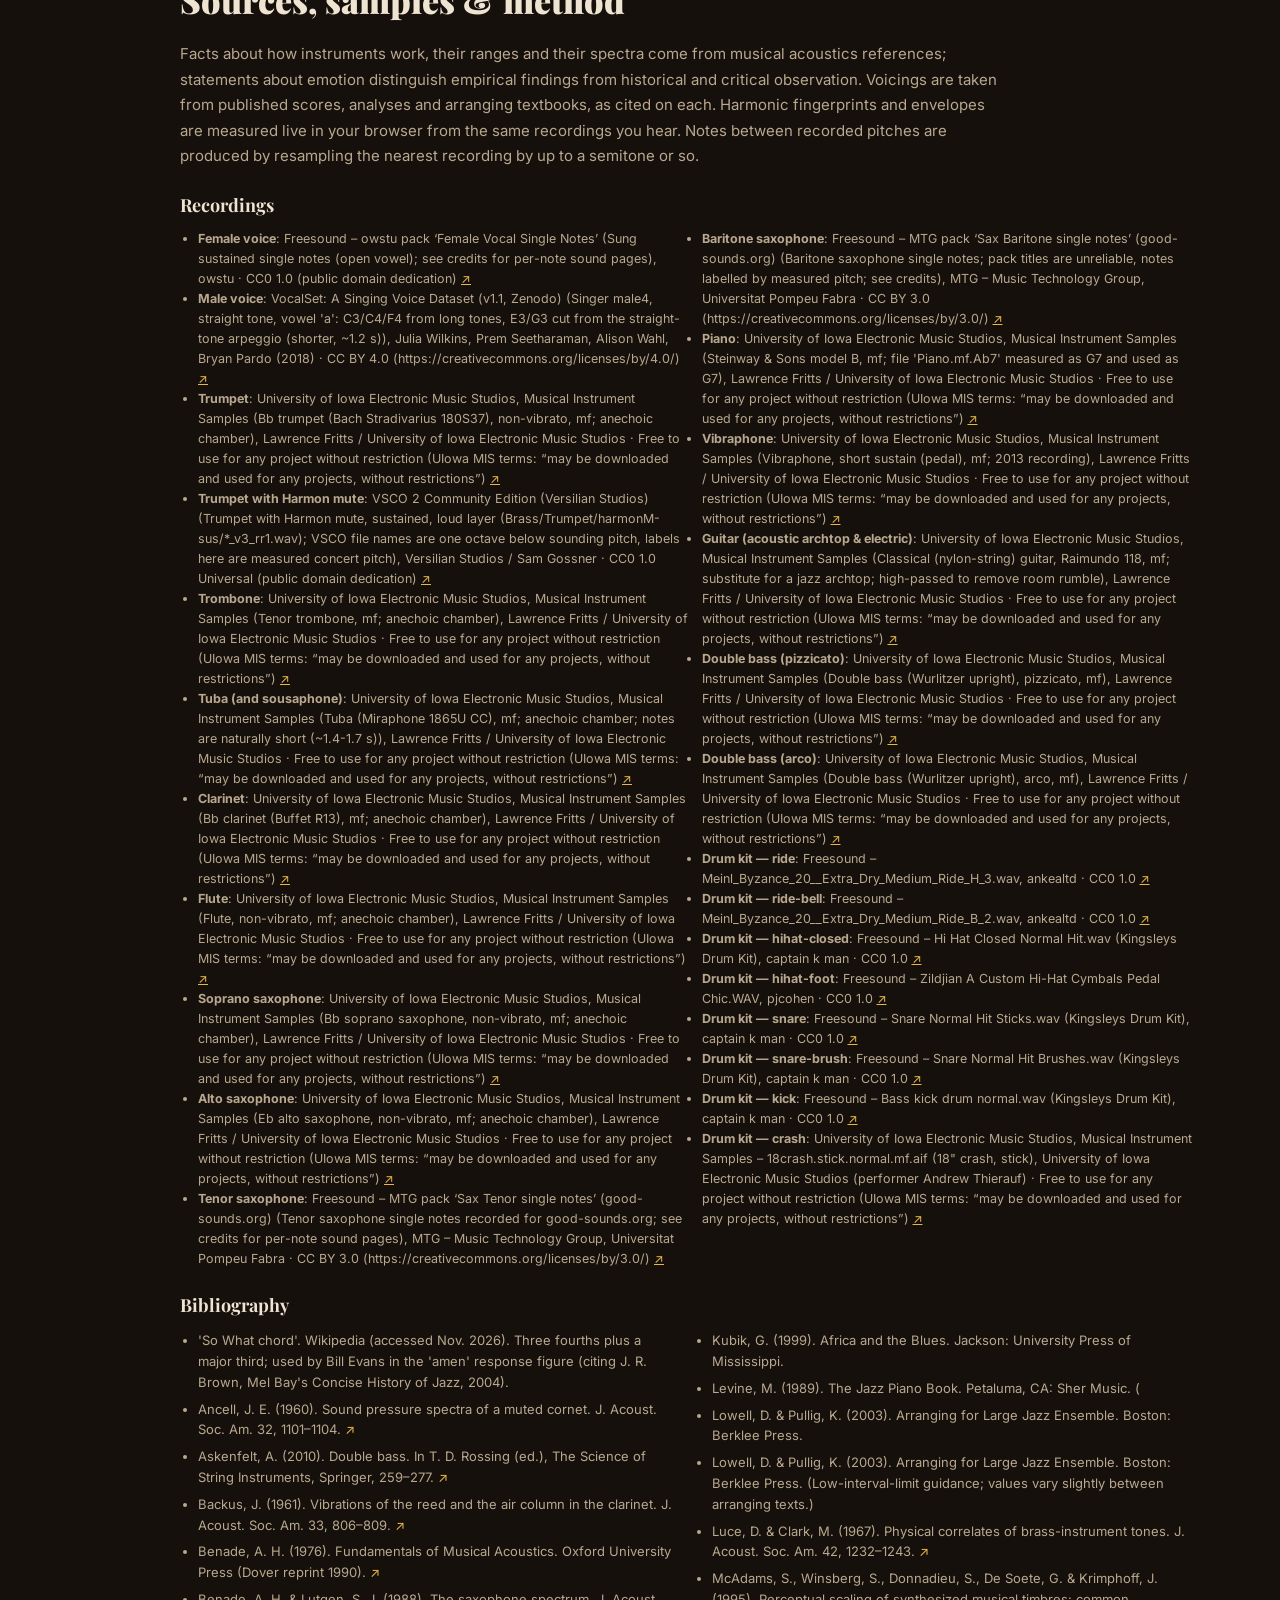
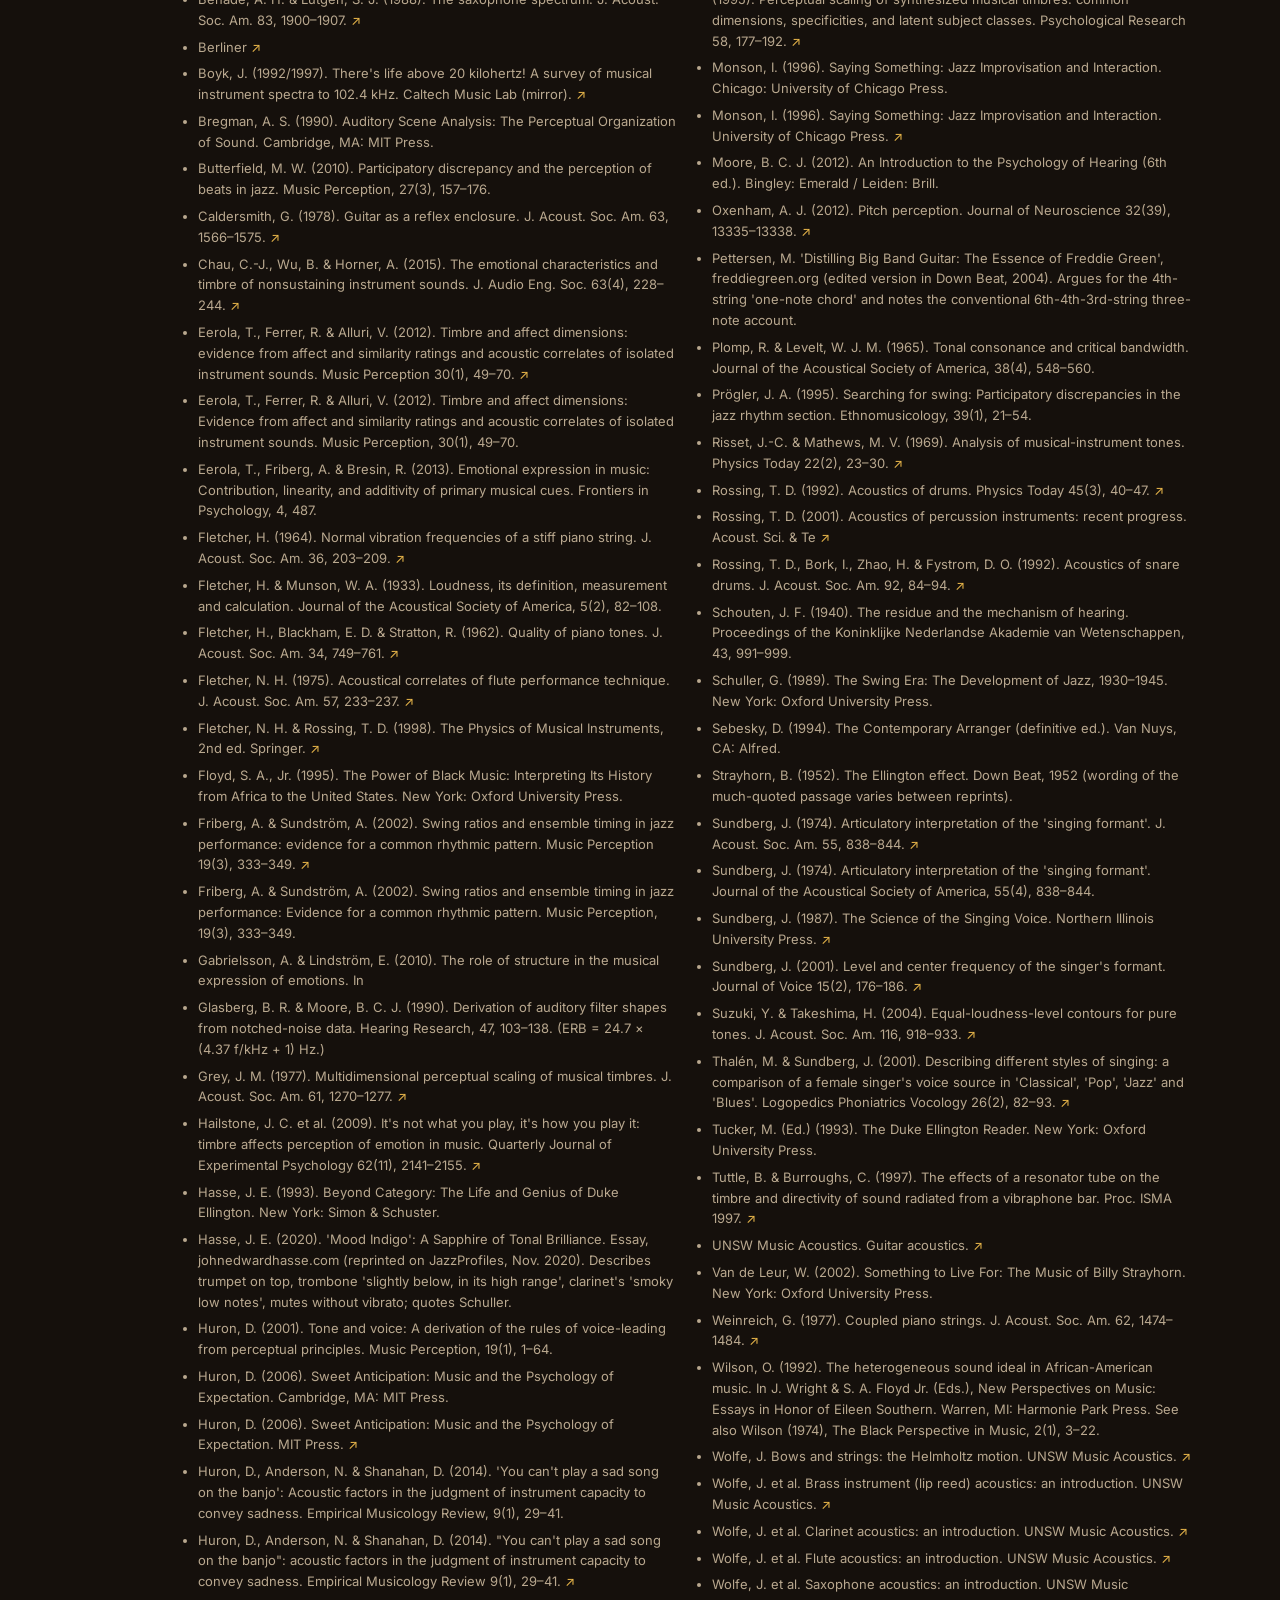
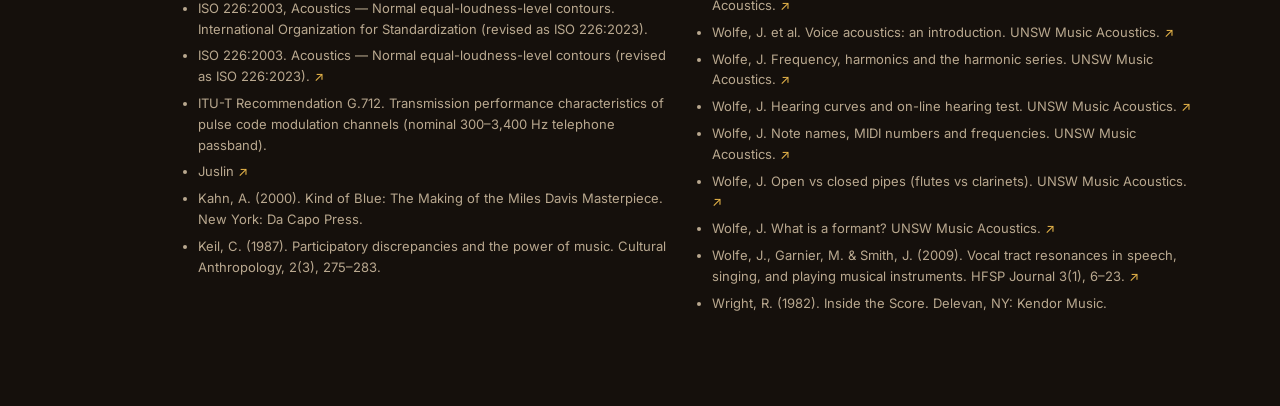
<file: voices.html>
<!doctype html>
<html lang="en">
<head>
  <meta charset="utf-8">
  <meta name="viewport" content="width=device-width, initial-scale=1, viewport-fit=cover">
  <title>Conjoining Voices — how jazz instruments sound, together and apart</title>
  <meta name="description" content="An interactive sonic analysis of jazz instruments: how each makes a note, where it lives in the hearing spectrum, how voices combine into chords and grooves, and how timbre tells a story.">
  <link rel="icon" href="assets/favicon.svg" type="image/svg+xml">
  <link rel="preconnect" href="https://fonts.googleapis.com">
  <link rel="preconnect" href="https://fonts.gstatic.com" crossorigin>
  <link href="https://fonts.googleapis.com/css2?family=Inter:wght@400;500;600;700&family=Playfair+Display:ital,wght@0,600;0,700;0,900;1,600;1,700;1,900&display=swap" rel="stylesheet">
  <link rel="stylesheet" href="css/style.css">
  <link rel="stylesheet" href="css/notes.css">
  <link rel="stylesheet" href="css/voices.css">
</head>
<body class="notes-page voices-page">
  <header class="topbar notes-topbar">
    <a class="brand" href="./" aria-label="Back to the Jazz Family Tree">
      <span class="brand-jazz">Jazz</span>
      <span class="brand-rest">Family&nbsp;Tree</span>
    </a>
    <nav class="tools" aria-label="Page">
      <a class="tool-link" href="./"><svg viewBox="0 0 24 24"><path d="M12 21V11M12 14 7 10M12 12l5-4M7 7a2 2 0 1 0 0-.1M17 5a2 2 0 1 0 0-.1"/></svg><span>The Tree</span></a>
      <a class="tool-link" href="roots.html"><svg viewBox="0 0 24 24"><path d="M12 3v8M12 11c-3 0-5 2-6 6M12 11c3 0 5 2 6 6M12 11v10M8 21c1-2 2-3 4-3s3 1 4 3"/></svg><span>Deep Roots</span></a>
      <a class="tool-link" href="notes.html"><svg viewBox="0 0 24 24"><path d="M9 18V5l11-2v13"/><circle cx="6.5" cy="18" r="2.5"/><circle cx="17.5" cy="16" r="2.5"/></svg><span>Notes on Notes</span></a>
      <a class="tool-link on" href="voices.html" aria-current="page"><svg viewBox="0 0 24 24"><path d="M3 12h2M7 8v8M11 5v14M15 9v6M19 7v10M21 12h0"/></svg><span>Conjoining Voices</span></a>
      <a class="tool-link" href="labels.html"><svg viewBox="0 0 24 24"><circle cx="12" cy="12" r="9"/><circle cx="12" cy="12" r="3.2"/><path d="M12 12h.01"/></svg><span>Labels &amp; Locals</span></a>
      <a class="tool-link" href="playlists.html"><svg viewBox="0 0 24 24"><path d="M3 6h12M3 11h12M3 16h7"/><path d="M17 18V9l4-1.5"/><circle cx="15" cy="18" r="2"/></svg><span>Playlists</span></a>
      <button id="btn-theme" title="Night / paper theme"><svg viewBox="0 0 24 24"><path d="M20 14.5A8 8 0 1 1 9.5 4a6.5 6.5 0 0 0 10.5 10.5z"/></svg><span>Theme</span></button>
    </nav>
  </header>

  <nav id="era-index" aria-label="Sections"></nav>

  <main class="voices-main">
    <section class="hero">
      <div class="eyebrow">A sonic companion to the Jazz Family Tree</div>
      <h1>Conjoining <em>Voices</em></h1>
      <p class="lede">Every instrument in a jazz band is a different way of setting air in motion — buzzing lips, a beating reed, a struck string, a ringing bar, a voice. Here you can hear how each one makes a note, see where it lives in the spectrum of human hearing, and listen to what happens when the voices join: chords, grooves and stories.</p>
      <p class="hint">Sound on. Everything here is played from real recordings of real instruments.</p>
    </section>

    <section class="vsec" id="spectrum-sec">
      <div class="part-head"><span>Part one</span><h2>The hearing spectrum</h2></div>
      <div class="spectrum-wrap">
        <div id="spectrum"></div>
        <p class="chart-note">Each bar is an instrument's range of <b>fundamental</b> pitches; the faint line beyond it is how far its <b>overtones</b> reach. The horizontal axis is frequency on a logarithmic scale, so every octave — and every piano key — takes the same width. Click an instrument to hear its low, middle and high register and watch its harmonics light up.</p>
      </div>
      <div class="two-text" id="acoustics"></div>
    </section>

    <section class="vsec" id="studio-sec">
      <div class="part-head"><span>Part two</span><h2>The instruments</h2></div>
      <div id="inst-grid" role="tablist"></div>
      <div id="inst-detail"></div>
    </section>

    <section class="vsec" id="conjoin-sec">
      <div class="part-head"><span>Part three</span><h2>Conjoining voices</h2></div>
      <div id="conjoin"></div>
    </section>

    <section class="vsec" id="groove-sec">
      <div class="part-head"><span>Part four</span><h2>Rhythm and melody</h2></div>
      <div id="groove"></div>
    </section>

    <section class="vsec" id="emotion-sec">
      <div class="part-head"><span>Part five</span><h2>Emotion and storytelling</h2></div>
      <div id="emotion"></div>
    </section>

    <section class="colophon">
      <h2>Sources, samples &amp; method</h2>
      <p>Facts about how instruments work, their ranges and their spectra come from musical acoustics references; statements about emotion distinguish empirical findings from historical and critical observation. Voicings are taken from published scores, analyses and arranging textbooks, as cited on each. Harmonic fingerprints and envelopes are measured live in your browser from the same recordings you hear. Notes between recorded pitches are produced by resampling the nearest recording by up to a semitone or so.</p>
      <div id="sample-credits"></div>
      <div id="bibliography"></div>
    </section>
  </main>

  <div id="note-tip" role="status"></div>

  <script src="data/core.js"></script>
  <script src="data/artists/01-roots-jazzage.js"></script>
  <script src="data/artists/02-swing.js"></script>
  <script src="data/artists/03-bebop-cool.js"></script>
  <script src="data/artists/04-hardbop-modal.js"></script>
  <script src="data/artists/05-free-fusion.js"></script>
  <script src="data/artists/06-global-creative.js"></script>
  <script src="data/artists/07-neo-downtown.js"></script>
  <script src="data/artists/08-modern.js"></script>
  <script src="data/artists/09-today.js"></script>
  <script src="data/notes/core.js"></script>
  <script src="data/notes/era-01-02.js"></script>
  <script src="data/notes/era-03-04.js"></script>
  <script src="data/notes/era-05-06.js"></script>
  <script src="data/notes/era-07-08.js"></script>
  <script src="data/notes/era-09-10.js"></script>
  <script src="data/voices/core.js"></script>
  <script src="data/voices/instruments.js"></script>
  <script src="data/voices/ensemble.js"></script>
  <script src="data/voices/samples.js"></script>
  <script src="data/playlist.js"></script>
  <script src="js/player.js"></script>
  <script src="js/sampler.js"></script>
  <script src="js/voices.js"></script>
</body>
</html>
</file>
<file: css/style.css>
/* Jazz Family Tree — chrome around the canvas. Two themes: night (default) and paper. */
:root {
  --font: Inter, system-ui, -apple-system, "Segoe UI", sans-serif;
  --display: "Playfair Display", Georgia, "Times New Roman", serif;
  --radius: 12px;
  --ease: cubic-bezier(.2, .8, .2, 1);
}
body[data-theme="night"] {
  --bg: #15100c;
  --bg-glow: #2a1f16;
  --ink: #efe4d2;
  --ink-2: #b9a88f;
  --ink-3: #7f705d;
  --glass: rgba(30, 23, 17, .78);
  --glass-solid: #1d1611;
  --line: rgba(239, 228, 210, .12);
  --accent: #e7b54a;
  --red: #e0533d;
  --chip: rgba(239, 228, 210, .07);
  --chip-hover: rgba(239, 228, 210, .14);
  --shadow: 0 18px 50px rgba(0, 0, 0, .5);
}
body[data-theme="paper"] {
  --bg: #f1e8d4;
  --bg-glow: #fbf6ea;
  --ink: #2a1d14;
  --ink-2: #6e5c45;
  --ink-3: #a18d70;
  --glass: rgba(251, 246, 234, .85);
  --glass-solid: #fbf6ea;
  --line: rgba(60, 40, 25, .14);
  --accent: #b3261e;
  --red: #b3261e;
  --chip: rgba(60, 40, 25, .06);
  --chip-hover: rgba(60, 40, 25, .12);
  --shadow: 0 18px 50px rgba(80, 55, 25, .22);
}

* { box-sizing: border-box; }
html, body { margin: 0; height: 100%; overflow: hidden; }
body {
  font-family: var(--font);
  color: var(--ink);
  background:
    radial-gradient(1200px 900px at 50% 45%, var(--bg-glow), transparent 70%),
    var(--bg);
  -webkit-font-smoothing: antialiased;
  transition: background-color .4s var(--ease), color .4s var(--ease);
}
body[data-theme="paper"]::before {
  /* faint paper grain */
  content: ""; position: fixed; inset: 0; pointer-events: none; opacity: .35;
  background-image: radial-gradient(rgba(120, 90, 50, .08) 1px, transparent 1px);
  background-size: 3px 3px;
}
button { font: inherit; color: inherit; cursor: pointer; }
a { color: var(--accent); }
kbd {
  font: 600 11px var(--font); padding: 1px 6px; border-radius: 5px;
  border: 1px solid var(--line); color: var(--ink-2); background: var(--chip);
}

#stage { position: fixed; inset: 0; display: block; cursor: grab; touch-action: none; }

/* ---------- Top bar ---------- */
.topbar {
  position: fixed; top: 0; left: 0; right: 0; height: 60px; z-index: 10;
  display: flex; align-items: center; gap: 18px; padding: 0 18px 0 72px;
  background: linear-gradient(var(--bg) 0%, color-mix(in srgb, var(--bg) 80%, transparent) 70%, transparent);
  pointer-events: none;
}
.topbar > * { pointer-events: auto; }
.brand { display: flex; align-items: baseline; gap: 8px; text-decoration: none; color: var(--ink); white-space: nowrap; }
.brand-jazz {
  font: italic 900 30px/1 var(--display); color: var(--red); letter-spacing: -.5px;
}
.brand-rest { font: 700 19px/1 var(--display); letter-spacing: .3px; }

.search { position: relative; flex: 1; min-width: 0; max-width: 460px; margin-left: auto; }
.search svg { position: absolute; left: 12px; top: 50%; width: 17px; height: 17px; transform: translateY(-50%); fill: none; stroke: var(--ink-2); stroke-width: 2; stroke-linecap: round; }
.search input {
  width: 100%; height: 38px; padding: 0 40px 0 38px; border-radius: 999px;
  border: 1px solid var(--line); background: var(--glass); color: var(--ink);
  font: 500 14px var(--font); outline: none; backdrop-filter: blur(10px);
  transition: border-color .2s, box-shadow .2s;
}
.search input::placeholder { color: var(--ink-3); }
.search input:focus { border-color: var(--accent); box-shadow: 0 0 0 3px color-mix(in srgb, var(--accent) 25%, transparent); }
.search input::-webkit-search-cancel-button { display: none; }
.search kbd { position: absolute; right: 12px; top: 50%; transform: translateY(-50%); }
#search-results {
  position: absolute; top: 46px; left: 0; right: 0; margin: 0; padding: 6px; list-style: none;
  background: var(--glass-solid); border: 1px solid var(--line); border-radius: var(--radius);
  box-shadow: var(--shadow); display: none; max-height: 60vh; overflow: auto;
}
#search-results.show { display: block; }
#search-results li { padding: 8px 10px; border-radius: 8px; cursor: pointer; display: flex; flex-direction: column; gap: 2px; }
#search-results li b { font-weight: 600; font-size: 14px; }
#search-results li span { font-size: 12px; color: var(--ink-2); }
#search-results li.active, #search-results li:hover { background: var(--chip-hover); }
#search-results li.empty { color: var(--ink-3); cursor: default; }

.tools { display: flex; gap: 4px; }
.tools button {
  display: flex; align-items: center; gap: 6px; height: 34px; padding: 0 11px; border-radius: 999px;
  border: 1px solid transparent; background: transparent; color: var(--ink-2); font-size: 13px; font-weight: 500;
  transition: background .2s, color .2s, border-color .2s;
}
.tools button:hover { background: var(--chip-hover); color: var(--ink); }
.tools button.on { color: var(--ink); border-color: var(--line); background: var(--chip); }
.tools button.on svg { stroke: var(--accent); }
.tools .tool-link {
  display: flex; align-items: center; gap: 6px; height: 34px; padding: 0 11px; border-radius: 999px;
  color: var(--ink-2); font-size: 13px; font-weight: 500; text-decoration: none; transition: background .2s, color .2s;
}
.tools .tool-link:hover { background: var(--chip-hover); color: var(--ink); }
.tools svg { width: 17px; height: 17px; fill: none; stroke: currentColor; stroke-width: 1.8; stroke-linecap: round; stroke-linejoin: round; }

/* ---------- Era navigator (right edge) ---------- */
#era-nav {
  position: fixed; right: 14px; top: 50%; transform: translateY(-50%); z-index: 5;
  display: flex; flex-direction: column; gap: 2px; padding: 8px 6px; border-radius: 16px;
}
#era-nav button {
  position: relative; display: block; background: none; border: 0; padding: 5px 4px;
}
#era-nav i {
  display: block; width: 9px; height: 9px; border-radius: 50%; border: 1.5px solid var(--ink-3); flex: none;
  transition: transform .25s var(--ease), background .25s, border-color .25s;
}
#era-nav span {
  font: 600 12px var(--font); color: var(--ink-2); opacity: 0; transform: translateX(6px);
  transition: opacity .25s var(--ease), transform .25s var(--ease); white-space: nowrap; font-style: normal;
  background: var(--glass); padding: 3px 8px; border-radius: 6px; pointer-events: none;
  position: absolute; right: 24px; top: 50%; margin-top: -11px;
}
#era-nav span em { font-style: normal; color: var(--ink-3); margin-left: 6px; font-weight: 500; }
#era-nav:hover span, #era-nav button.on span { opacity: 1; transform: none; }
#era-nav:not(:hover) button:not(.on) span { opacity: 0; }
#era-nav button.on i { background: var(--accent); border-color: var(--accent); transform: scale(1.35); }
#era-nav button:hover i { border-color: var(--ink); }

/* ---------- Instrument filters (bottom) ---------- */
#filters {
  position: fixed; left: 50%; bottom: 14px; transform: translateX(-50%); z-index: 5;
  display: flex; gap: 4px; padding: 5px; border-radius: 999px; max-width: calc(100vw - 140px); overflow-x: auto;
  background: var(--glass); border: 1px solid var(--line); backdrop-filter: blur(10px); scrollbar-width: none;
}
#filters::-webkit-scrollbar { display: none; }
#filters { transition: left .45s var(--ease), max-width .45s var(--ease); }
body.panel-open #filters { left: calc(50% - 207px); max-width: calc(100vw - 520px); }
#filters button {
  border: 0; background: transparent; color: var(--ink-2); font-size: 12px; font-weight: 500;
  padding: 6px 11px; border-radius: 999px; white-space: nowrap; transition: background .2s, color .2s;
}
#filters button:hover { background: var(--chip-hover); color: var(--ink); }
#filters button.on { background: var(--accent); color: #1a120b; }

/* ---------- Tooltip ---------- */
#tooltip {
  position: fixed; left: 0; top: 0; z-index: 8; pointer-events: none;
  display: flex; flex-direction: column; gap: 2px; padding: 8px 11px; border-radius: 10px;
  background: var(--glass-solid); border: 1px solid var(--line); box-shadow: var(--shadow);
  font-size: 12px; opacity: 0; transition: opacity .15s;
  max-width: 260px;
}
#tooltip.show { opacity: 1; }
#tooltip b { font: 700 14px var(--display); }
#tooltip span { color: var(--ink-2); }
#tooltip em { font-style: normal; font-weight: 600; font-size: 11px; letter-spacing: .3px; text-transform: uppercase; }

/* ---------- Detail panel ---------- */
#panel {
  position: fixed; top: 68px; right: 14px; bottom: 14px; width: min(400px, calc(100vw - 28px)); z-index: 9;
  background: var(--glass-solid); border: 1px solid var(--line); border-radius: 18px; box-shadow: var(--shadow);
  transform: translateX(calc(100% + 30px)); transition: transform .45s var(--ease);
  display: flex; flex-direction: column; overflow: hidden;
}
#panel.open { transform: none; }
.panel-close {
  position: absolute; top: 10px; right: 10px; z-index: 2; width: 32px; height: 32px; border-radius: 50%;
  border: 1px solid var(--line); background: var(--glass); font-size: 20px; line-height: 1; color: var(--ink-2);
}
.panel-close:hover { color: var(--ink); background: var(--chip-hover); }
.panel-body { overflow-y: auto; padding: 22px 22px 26px; scrollbar-width: thin; }
.p-photo {
  width: 150px; height: 150px; border-radius: 50%; overflow: hidden; margin: 6px auto 16px;
  box-shadow: 0 10px 30px rgba(0, 0, 0, .35), 0 0 0 4px var(--line);
}
.p-photo.band { border-radius: 24px; width: 100%; height: 190px; }
.p-photo img { width: 100%; height: 100%; object-fit: cover; object-position: 50% 22%; display: block; }
.p-photo.mono { display: grid; place-items: center; }
.p-photo.mono span { font: 700 54px var(--display); color: rgba(255, 248, 235, .92); }
.p-band { height: 6px; border-radius: 3px; margin: 4px 40px 18px 0; }
.p-kicker { display: flex; align-items: center; gap: 6px; flex-wrap: wrap; font-size: 11px; letter-spacing: .6px; text-transform: uppercase; color: var(--ink-2); font-weight: 600; }
.p-kicker s { width: 10px; height: 10px; border-radius: 3px; display: inline-block; }
button.link { background: none; border: 0; padding: 0; font: inherit; letter-spacing: inherit; text-transform: inherit; color: var(--ink-2); text-decoration: underline; text-decoration-color: var(--line); text-underline-offset: 3px; }
button.link:hover { color: var(--ink); }
#panel h2 { font: 900 30px/1.08 var(--display); margin: 8px 0 4px; letter-spacing: -.3px; padding-right: 30px; }
.p-nick { font: italic 600 16px var(--display); color: var(--accent); margin-bottom: 4px; }
.p-meta { color: var(--ink-2); font-size: 13px; }
.p-inst { display: flex; flex-wrap: wrap; gap: 5px; margin-top: 10px; }
.p-inst span { font-size: 11.5px; padding: 3px 9px; border-radius: 999px; background: var(--chip); color: var(--ink-2); }
.p-bio { font-size: 14.5px; line-height: 1.62; margin: 16px 0 6px; }
#panel h4 { font: 600 11px var(--font); letter-spacing: .9px; text-transform: uppercase; color: var(--ink-3); margin: 20px 0 8px; }
.p-records { list-style: none; padding: 0; margin: 0; display: flex; flex-direction: column; gap: 4px; }
.p-records li { display: flex; align-items: center; gap: 9px; font-size: 13.5px; }
.p-records a {
  flex: none; width: 24px; height: 24px; border-radius: 50%; display: grid; place-items: center;
  background: var(--chip); color: var(--ink-2); text-decoration: none; font-size: 9px; transition: background .2s, color .2s;
}
.p-records a.plain { width: auto; height: auto; background: none; display: inline; font-size: inherit; color: var(--ink); text-decoration: underline; text-decoration-color: var(--line); text-underline-offset: 3px; }
.p-records a.plain:hover { background: none; color: var(--accent); }
.p-records a:hover { background: var(--accent); color: #1a120b; }
.chips { display: flex; flex-wrap: wrap; gap: 6px; }
.chip {
  display: inline-flex; align-items: center; gap: 7px; padding: 3px 10px 3px 3px; border-radius: 999px;
  border: 1px solid var(--line); background: var(--chip); font-size: 12.5px; font-weight: 500;
  transition: background .2s, border-color .2s;
}
.chip:hover { background: var(--chip-hover); border-color: var(--ink-3); }
.chip img, .chip i { width: 24px; height: 24px; border-radius: 50%; object-fit: cover; object-position: 50% 20%; flex: none; }
.chip i { display: grid; place-items: center; font: 700 10px var(--display); font-style: normal; color: #fff8eb; }
.chip.branch { padding: 5px 11px; }
.chip.branch s { width: 9px; height: 9px; border-radius: 3px; }
.oral { display: flex; flex-direction: column; gap: 10px; padding: 12px; border-radius: 12px; background: var(--chip); }
.oral-row > span { display: block; font-size: 11.5px; color: var(--ink-2); margin-bottom: 5px; font-weight: 600; }
.oral-note { margin: 2px 0 0; font-size: 11.5px; color: var(--ink-3); line-height: 1.5; }
.p-links { display: flex; flex-direction: column; gap: 6px; margin-top: 22px; padding-top: 14px; border-top: 1px solid var(--line); font-size: 13px; }
.p-links a { text-decoration: none; font-weight: 600; }
.p-links a.credit { color: var(--ink-3); font-weight: 500; font-size: 12px; }

/* ---------- Modals ---------- */
.modal {
  position: fixed; inset: 0; z-index: 20; display: grid; place-items: center; padding: 20px;
  background: color-mix(in srgb, var(--bg) 70%, transparent); backdrop-filter: blur(6px);
  opacity: 0; pointer-events: none; transition: opacity .35s var(--ease);
}
.modal.open { opacity: 1; pointer-events: auto; }
.card {
  position: relative; width: min(560px, 100%); max-height: calc(100vh - 40px); overflow: auto;
  background: var(--glass-solid); border: 1px solid var(--line); border-radius: 22px; box-shadow: var(--shadow);
  padding: 34px 36px 30px; transform: translateY(10px) scale(.98); transition: transform .45s var(--ease);
}
.card.wide { width: min(760px, 100%); }
.modal.open .card { transform: none; }
.eyebrow { font: 600 11px var(--font); letter-spacing: 1.6px; text-transform: uppercase; color: var(--ink-3); }
.card h1 { font: 700 40px/1.05 var(--display); margin: 8px 0 14px; }
.card h1 .brand-jazz { font-size: 52px; }
.card h2 { font: 900 30px var(--display); margin: 0 0 12px; }
.card h3 { font: 700 18px var(--display); margin: 22px 0 6px; }
.card p { font-size: 14.5px; line-height: 1.65; color: var(--ink); margin: 0 0 10px; }
.card p.small { font-size: 12.5px; color: var(--ink-2); margin-top: 18px; }
.howto { list-style: none; padding: 0; margin: 18px 0 24px; display: grid; grid-template-columns: 1fr 1fr; gap: 8px 18px; font-size: 13.5px; color: var(--ink-2); }
.howto b { color: var(--ink); }
.sources { margin: 6px 0 0; padding-left: 18px; font-size: 13.5px; line-height: 1.7; }
.primary {
  border: 0; border-radius: 999px; padding: 12px 22px; font-weight: 600; font-size: 14px;
  background: var(--accent); color: #1a120b; transition: transform .2s var(--ease), box-shadow .2s;
}
.primary:hover { transform: translateY(-1px); box-shadow: 0 8px 20px color-mix(in srgb, var(--accent) 40%, transparent); }
.noscript { position: fixed; inset: 0; display: grid; place-items: center; }

/* ---------- Small screens ---------- */
@media (max-width: 860px) {
  .tools span { display: none; }
  .tools button { padding: 0 9px; }
  .brand-rest { display: none; }
  .topbar { padding-left: 64px; gap: 10px; }
  .search kbd { display: none; }
}
@media (max-width: 600px) {
  #era-nav { display: none; }
  #panel { top: auto; height: 62vh; left: 8px; right: 8px; bottom: 8px; width: auto; transform: translateY(calc(100% + 20px)); }
  #filters, body.panel-open #filters { left: 50%; max-width: calc(100vw - 20px); bottom: 8px; }
  #panel.open ~ #filters { display: none; }
  .howto { grid-template-columns: 1fr; }
  .tools button#btn-vintage, .tools button#btn-about, .tools button#btn-theme { display: none; }
  .topbar { padding: 0 8px 0 60px; gap: 8px; }
  .brand-jazz { font-size: 24px; }
  .tools { gap: 0; }
}

/* ---------- Music player ---------- */
#player {
  position: fixed; left: 68px; bottom: 14px; z-index: 12; width: 340px;
  border-radius: 18px; background: var(--glass); border: 1px solid var(--line); backdrop-filter: blur(12px);
  box-shadow: var(--shadow); overflow: hidden;
}
.pl-main { display: flex; align-items: center; gap: 2px; padding: 7px 8px 6px; }
.pl-btn { flex: none; width: 32px; height: 32px; border-radius: 50%; border: 0; background: transparent; color: var(--ink-2); display: grid; place-items: center; transition: background .2s, color .2s; }
.pl-btn:hover { background: var(--chip-hover); color: var(--ink); }
.pl-btn svg { width: 16px; height: 16px; fill: none; stroke: currentColor; stroke-width: 1.9; stroke-linejoin: round; stroke-linecap: round; }
.pl-play { width: 38px; height: 38px; background: var(--accent); color: #1a120b; margin: 0 2px; }
.pl-play:hover { background: var(--accent); color: #1a120b; filter: brightness(1.08); }
.pl-play svg { fill: currentColor; stroke: none; width: 17px; height: 17px; }
.pl-play .i-pause, #player.playing .pl-play .i-play { display: none; }
#player.playing .pl-play .i-pause { display: block; }
.pl-info { flex: 1; min-width: 0; padding: 0 6px 0 8px; }
.pl-title { font: 700 14px/1.2 var(--display); white-space: nowrap; overflow: hidden; text-overflow: ellipsis; }
.pl-artist { font-size: 11.5px; color: var(--ink-2); white-space: nowrap; overflow: hidden; text-overflow: ellipsis; }
.pl-artist a { color: inherit; text-decoration: none; border-bottom: 1px dotted var(--ink-3); }
.pl-artist a:hover { color: var(--ink); }
.pl-eq { display: flex; gap: 2px; align-items: flex-end; height: 14px; margin-right: 2px; opacity: 0; transition: opacity .3s; }
.pl-eq i { width: 3px; height: 4px; border-radius: 1px; background: var(--accent); }
#player.playing .pl-eq { opacity: 1; }
#player.playing .pl-eq i { animation: eq 0.9s ease-in-out infinite; }
#player.playing .pl-eq i:nth-child(2) { animation-delay: -.3s; }
#player.playing .pl-eq i:nth-child(3) { animation-delay: -.6s; }
@keyframes eq { 0%, 100% { height: 4px; } 50% { height: 14px; } }
.pl-progress { height: 4px; background: var(--chip-hover); cursor: pointer; position: relative; }
.pl-progress:hover { height: 6px; }
.pl-fill { position: absolute; inset: 0; background: var(--accent); transform-origin: left; transform: scaleX(0); transition: transform .25s linear; }
.pl-panel { display: none; border-top: 1px solid var(--line); background: var(--glass-solid); }
#player.open .pl-panel { display: block; }
.pl-head { padding: 12px 14px 6px; display: flex; flex-direction: column; gap: 2px; }
.pl-head b { font: 700 16px var(--display); }
.pl-head span { font-size: 11.5px; color: var(--ink-3); }
.pl-tracks { list-style: none; margin: 0; padding: 4px 6px; max-height: min(46vh, 380px); overflow-y: auto; scrollbar-width: thin; }
.pl-tracks li { display: flex; align-items: center; gap: 10px; padding: 6px 8px; border-radius: 9px; cursor: pointer; }
.pl-tracks li:hover { background: var(--chip-hover); }
.pl-tracks li.on { background: var(--chip-hover); }
.pl-tracks li.on .t b { color: var(--accent); }
.pl-tracks .n { width: 18px; text-align: right; font-size: 11px; color: var(--ink-3); }
.pl-tracks .t { flex: 1; min-width: 0; display: flex; flex-direction: column; }
.pl-tracks .t b { font-size: 13px; font-weight: 600; white-space: nowrap; overflow: hidden; text-overflow: ellipsis; }
.pl-tracks .t em { font-style: normal; font-size: 11.5px; color: var(--ink-2); white-space: nowrap; overflow: hidden; text-overflow: ellipsis; }
.pl-tracks .an { font-size: 13px; text-decoration: none; color: var(--accent); padding: 0 4px; }
.pl-tracks .d { font-size: 11px; color: var(--ink-3); font-variant-numeric: tabular-nums; }
.pl-foot { padding: 8px 14px 12px; font-size: 11px; line-height: 1.5; color: var(--ink-3); border-top: 1px solid var(--line); }
.pl-foot a { text-decoration: none; }

/* Keep the instrument bar clear of the player. */
#filters { left: calc(50% + 180px); max-width: calc(100vw - 460px); }
body.panel-open #filters { left: calc(50% - 30px); max-width: calc(100vw - 900px); }
@media (max-width: 1100px) { #filters, body.panel-open #filters { left: 50%; bottom: 84px; max-width: calc(100vw - 140px); } }
body.notes-page #player { left: 18px; }
@media (max-width: 600px) {
  #player { left: 8px; right: 8px; width: auto; bottom: 8px; }
  #filters, body.panel-open #filters { bottom: 76px; }
  body.panel-open #player { display: none; }
}
.intro-actions { display: flex; flex-wrap: wrap; gap: 10px; align-items: center; }
.secondary { border: 1px solid var(--line); border-radius: 999px; padding: 11px 18px; font-weight: 600; font-size: 14px; background: transparent; color: var(--ink-2); }
.secondary:hover { color: var(--ink); background: var(--chip-hover); }

/* ---------- Companion page links (bottom right) ---------- */
#companions { position: fixed; right: 18px; bottom: 84px; z-index: 6; display: grid; grid-template-columns: repeat(2, auto); gap: 6px; transition: opacity .3s; }
#companions .c-tx em { display: none; }
@media (min-height: 1040px) { #companions { grid-template-columns: auto; } #companions .c-tx em { display: block; } }
.companion {
  display: flex; align-items: center; gap: 10px; padding: 7px 12px 7px 7px; border-radius: 14px; text-decoration: none; color: var(--ink);
  background: var(--glass); border: 1px solid var(--line); backdrop-filter: blur(10px); box-shadow: var(--shadow);
  transition: transform .25s var(--ease), border-color .25s;
}
.companion:hover { transform: translateY(-2px); border-color: var(--accent); }
.c-ic { width: 32px; height: 32px; border-radius: 9px; display: grid; place-items: center; background: var(--accent); color: #1a120b; flex: none; }
.c-ic svg { width: 17px; height: 17px; fill: none; stroke: currentColor; stroke-width: 1.9; stroke-linecap: round; stroke-linejoin: round; }
.c-tx { display: flex; flex-direction: column; }
.c-tx b { font: 700 14.5px var(--display); }
.c-tx em { font-style: normal; font-size: 11px; color: var(--ink-2); }
.c-go { color: var(--ink-3); font-size: 18px; margin-left: 4px; transition: transform .25s var(--ease), color .25s; }
.companion:hover .c-go { transform: translateX(3px); color: var(--accent); }
body.panel-open #companions { opacity: 0; pointer-events: none; }
@media (max-width: 1100px) { #companions { bottom: 140px; } #companions .c-tx em { display: none; } }
@media (max-width: 600px) { #companions { display: none; } }
.deep-link { display: inline-flex; align-items: center; gap: 6px; margin-top: 14px; padding: 9px 16px; border-radius: 999px; background: var(--accent); color: #1a120b; font-weight: 600; font-size: 13.5px; text-decoration: none; }
.deep-link:hover { filter: brightness(1.08); }

/* Labels & Locals links in the artist panel */
.scene-links { display: flex; flex-wrap: wrap; gap: 6px; }
.scene-chip { display: inline-flex; align-items: center; gap: 6px; font-size: 12px; font-weight: 600; color: var(--ink); text-decoration: none; border: 1px solid var(--line); border-radius: 999px; padding: 3px 10px; background: var(--chip); transition: border-color .2s; }
.scene-chip:hover { border-color: var(--accent); }
.scene-chip i { width: 7px; height: 7px; background: var(--ink-2); }
.scene-chip.lab i { transform: rotate(45deg); }
.scene-chip.club i { border-radius: 50%; }
</file>
<file: css/notes.css>
/* Notes on Notes — long-form page. Builds on css/style.css variables and themes. */
html:has(body.notes-page), body.notes-page { height: auto; overflow: auto; }
body.notes-page { --seg-a: color-mix(in srgb, var(--accent) 34%, transparent); --seg-b: color-mix(in srgb, #5d8ff0 34%, transparent); --seg-c: color-mix(in srgb, #7fbf7f 34%, transparent); --seg-d: color-mix(in srgb, #c9a0dc 34%, transparent); }
body.notes-page::before { position: fixed; }
.notes-topbar { padding-left: 24px; position: fixed; }
.tool-link {
  display: flex; align-items: center; gap: 6px; height: 34px; padding: 0 11px; border-radius: 999px;
  color: var(--ink-2); font-size: 13px; font-weight: 500; text-decoration: none; border: 1px solid transparent;
  transition: background .2s, color .2s;
}
.tool-link:hover { background: var(--chip-hover); color: var(--ink); }
.tool-link.on { color: var(--ink); border-color: var(--line); background: var(--chip); }
.tool-link svg { width: 17px; height: 17px; fill: none; stroke: currentColor; stroke-width: 1.8; stroke-linecap: round; stroke-linejoin: round; }
.notes-topbar .tools { margin-left: auto; }

main { max-width: 1060px; margin: 0 auto; padding: 96px 28px 80px 120px; }

/* ---------- Hero ---------- */
.hero { padding: 40px 0 24px; }
.hero h1 { font: 900 clamp(48px, 8vw, 96px)/0.95 var(--display); margin: 10px 0 18px; letter-spacing: -1.5px; }
.hero h1 em { font-style: italic; color: var(--red); }
.lede { font: 400 19px/1.6 var(--font); color: var(--ink-2); max-width: 720px; margin: 0; }

/* ---------- Staff ---------- */
.staff-wrap { margin: 34px 0 10px; padding: 26px 26px 14px; border: 1px solid var(--line); border-radius: 22px; background: color-mix(in srgb, var(--glass-solid) 70%, transparent); }
.staff-head h2 { font: 700 22px var(--display); margin: 0 0 4px; }
.staff-head p { margin: 0 0 4px; color: var(--ink-2); font-size: 13.5px; }
#staff svg { display: block; overflow: visible; }
#staff .staff-line { stroke: var(--ink-3); stroke-width: 1.2; transition: stroke .25s, stroke-width .25s; cursor: pointer; }
#staff .staff-line.lit { stroke: var(--c); stroke-width: 3; }
#staff .tl-lab { fill: var(--ink-2); font: 600 12.5px var(--font); cursor: pointer; transition: fill .2s; }
#staff .tl-lab:hover, #staff .tl-lab.lit { fill: var(--c); }
#staff .barline { stroke: var(--line); stroke-width: 1.5; }
#staff .era-lab { fill: var(--ink-2); font: 600 11px var(--font); letter-spacing: .4px; text-transform: uppercase; }
#staff a:hover .era-lab { fill: var(--accent); }
#staff .yr-lab { fill: var(--ink-3); font: 500 10.5px var(--font); }
#staff .clef { fill: var(--ink-3); font: 120px/1 "Bravura", "Noto Music", "Apple Symbols", "Segoe UI Symbol", serif; opacity: .35; pointer-events: none; }
#staff .chord { cursor: pointer; outline: none; }
#staff .chord .hit { fill: transparent; }
#staff .chord .head { fill: var(--ink); transition: fill .2s; }
#staff .chord .stem { stroke: var(--ink); stroke-width: 1.6; }
#staff .chord:hover .head, #staff .chord:focus .head { fill: var(--accent); }
#staff .chord:hover .stem, #staff .chord:focus .stem { stroke: var(--accent); }
#staff .chord.dim { opacity: .18; }

#note-tip {
  position: fixed; left: 0; top: 0; z-index: 30; pointer-events: none; opacity: 0; transition: opacity .15s;
  background: var(--glass-solid); border: 1px solid var(--line); border-radius: 10px; box-shadow: var(--shadow);
  padding: 9px 12px; display: flex; flex-direction: column; gap: 3px; max-width: 280px; font-size: 12px;
}
#note-tip.show { opacity: 1; }
#note-tip b { font: 700 15px var(--display); }
#note-tip span { color: var(--ink-2); }
#note-tip em { font-style: normal; color: var(--ink-2); line-height: 1.6; margin-top: 3px; }
#note-tip em i { display: inline-block; width: 8px; height: 8px; border-radius: 50%; margin-right: 6px; }

/* ---------- Threads ---------- */
.threads { margin: 46px 0 20px; }
.threads > h2, .colophon h2 { font: 900 34px var(--display); margin: 0 0 18px; }
.thread { position: relative; padding: 18px 22px 18px 26px; margin-bottom: 14px; border-radius: 16px; background: var(--chip); border: 1px solid transparent; transition: border-color .25s, background .25s; }
.thread::before { content: ""; position: absolute; left: 0; top: 16px; bottom: 16px; width: 4px; border-radius: 2px; background: var(--c); }
.thread.on { border-color: var(--c); background: color-mix(in srgb, var(--c) 10%, transparent); }
.thread header { display: flex; align-items: center; gap: 10px; }
.thread h3 { font: 700 21px var(--display); margin: 0; flex: 1; }
.thread .swatch { display: none; }
.thread p { font-size: 15px; line-height: 1.68; margin: 10px 0 0; }
.thread p a { color: inherit; text-decoration-color: var(--c); text-underline-offset: 3px; }
.follow { border: 1px solid var(--line); background: transparent; color: var(--ink-2); border-radius: 999px; padding: 5px 12px; font-size: 12px; font-weight: 600; }
.follow:hover, .thread.on .follow { border-color: var(--c); color: var(--ink); }
.carriers { display: flex; flex-wrap: wrap; gap: 6px; margin-top: 12px; }
.carriers a { font-size: 12px; color: var(--ink-2); text-decoration: none; border: 1px solid var(--line); border-radius: 999px; padding: 3px 10px; transition: border-color .2s, color .2s; }
.carriers a b { color: var(--ink); font-weight: 600; margin-right: 3px; }
.carriers a:hover { border-color: var(--c); color: var(--ink); }

/* ---------- Era sections ---------- */
.era { padding-top: 70px; scroll-margin-top: 40px; }
.era-head { display: flex; align-items: flex-end; gap: 18px; padding-bottom: 14px; border-bottom: 1px solid var(--line); }
.era-num { font: italic 900 64px/0.85 var(--display); color: var(--red); min-width: 70px; }
.era-head h2 { font: 900 38px/1.05 var(--display); margin: 0; letter-spacing: -.4px; }
.era-yrs { color: var(--ink-3); font-weight: 600; font-size: 13px; letter-spacing: .6px; margin-top: 4px; }
.era-ov { font: 400 17.5px/1.7 var(--font); margin: 20px 0 0; max-width: 820px; }
.changes { margin: 18px 0 6px; padding: 14px 18px; border-radius: 14px; background: var(--chip); max-width: 820px; }
.changes h4, .piece h4.cap { font: 600 11px var(--font); letter-spacing: 1px; text-transform: uppercase; color: var(--ink-3); margin: 0 0 6px; }
.changes ul { margin: 0; padding-left: 18px; font-size: 14.5px; line-height: 1.6; }

/* ---------- Piece cards ---------- */
.pieces { display: flex; flex-direction: column; gap: 26px; margin-top: 28px; }
.piece { scroll-margin-top: 80px; padding: 26px 28px 20px; border-radius: 22px; background: var(--glass-solid); border: 1px solid var(--line); box-shadow: 0 10px 40px rgba(0,0,0,.18); transition: opacity .3s, box-shadow .4s; }
.piece.dim { opacity: .28; }
.piece.flash { animation: flash 1.6s var(--ease); }
@keyframes flash { 0% { box-shadow: 0 0 0 3px var(--accent); } 100% { box-shadow: 0 10px 40px rgba(0,0,0,.18); } }
.piece-head { display: flex; gap: 20px; align-items: flex-start; }
.piece-year { font: 900 40px/1 var(--display); color: var(--accent); min-width: 98px; }
.piece-year small { display: block; font: 600 11px var(--font); color: var(--ink-3); letter-spacing: .3px; margin-top: 6px; }
.piece h3 { font: 900 30px/1.08 var(--display); margin: 0 0 4px; }
.piece-by { font-size: 14.5px; font-weight: 600; }
.piece-by span { color: var(--ink-2); font-weight: 500; }
.piece-rec { color: var(--ink-3); font-size: 12.5px; margin-top: 2px; }
.facts { display: flex; flex-wrap: wrap; gap: 8px; margin: 18px 0 10px; }
.facts div { font-size: 13.5px; padding: 7px 12px; border-radius: 10px; background: var(--chip); }
.facts small { display: block; font-size: 10px; letter-spacing: .8px; text-transform: uppercase; color: var(--ink-3); font-weight: 600; margin-bottom: 1px; }
.tl-tags { display: flex; flex-wrap: wrap; gap: 6px; margin-bottom: 18px; }
.tl-tags span { display: inline-flex; align-items: center; gap: 6px; font-size: 12px; font-weight: 600; color: var(--ink-2); border: 1px solid var(--line); border-radius: 999px; padding: 3px 10px; }
.tl-tags i { width: 9px; height: 9px; border-radius: 50%; background: var(--c); }

.form, .lead { margin: 14px 0 6px; }
.form-cap { font: 600 11px var(--font); letter-spacing: .8px; text-transform: uppercase; color: var(--ink-3); margin-bottom: 7px; }
.form-bar { display: flex; gap: 3px; border-radius: 10px; overflow: hidden; min-height: 52px; }
.seg { position: relative; flex-basis: 0; min-width: 34px; padding: 7px 8px; display: flex; flex-direction: column; justify-content: flex-start; border-radius: 4px; }
.seg.free { background-image: repeating-linear-gradient(45deg, transparent 0 6px, rgba(255,255,255,.05) 6px 12px); }
.seg-l { font: 700 13px var(--display); white-space: nowrap; overflow: hidden; text-overflow: ellipsis; }
.seg-b { font-size: 10.5px; color: var(--ink-2); font-weight: 600; }
.seg-n { display: none; }
.form-bar:hover .seg-n { display: none; }

.bars { display: grid; grid-template-columns: repeat(4, 1fr); border-left: 2px solid var(--ink-3); }
.bar { position: relative; min-height: 44px; padding: 14px 10px 8px; border-right: 2px solid var(--ink-3); border-bottom: 1px solid var(--line); display: flex; gap: 10px; align-items: baseline; flex-wrap: wrap; }
.bar i { position: absolute; top: 3px; left: 6px; font-style: normal; font-size: 9px; color: var(--ink-3); }
.bar span { font: 700 15px var(--display); }

.findings { list-style: none; counter-reset: f; padding: 0; margin: 22px 0 6px; display: grid; gap: 16px; }
.findings li { counter-increment: f; display: grid; grid-template-columns: 34px 1fr; }
.findings li::before { content: counter(f); font: 900 24px/1 var(--display); color: var(--ink-3); }
.findings h4 { font: 700 17px var(--display); margin: 0 0 4px; grid-column: 2; }
.findings p { grid-column: 2; margin: 0; font-size: 15px; line-height: 1.66; }
a.fn { display: inline-grid; place-items: center; min-width: 18px; height: 18px; padding: 0 4px; border-radius: 9px; font-size: 10.5px; font-weight: 700; text-decoration: none; background: var(--chip-hover); color: var(--ink-2); vertical-align: 2px; }
a.fn:hover { background: var(--accent); color: #1a120b; }
.threads-in { margin: 18px 0 0; display: grid; gap: 6px; }
.threads-in p { margin: 0; font-size: 13.5px; line-height: 1.55; color: var(--ink-2); padding-left: 12px; border-left: 3px solid var(--c); }
.threads-in b { color: var(--ink); }

.actions { display: flex; flex-wrap: wrap; align-items: center; gap: 10px 16px; margin: 20px 0 6px; font-size: 13px; }
.demo { display: inline-flex; align-items: center; gap: 8px; border: 0; border-radius: 999px; padding: 8px 15px 8px 9px; background: var(--accent); color: #1a120b; font-weight: 600; font-size: 13px; }
.demo .ic { width: 22px; height: 22px; border-radius: 50%; display: grid; place-items: center; background: rgba(0,0,0,.15); font-size: 9px; }
.demo.playing { animation: pulse 1.2s ease-in-out infinite; }
@keyframes pulse { 50% { box-shadow: 0 0 0 6px color-mix(in srgb, var(--accent) 25%, transparent); } }
.listen { font-weight: 600; text-decoration: none; }
.on-tree { color: var(--ink-3); }
.on-tree a { color: var(--ink-2); }
.sources { margin: 16px 0 0; padding: 12px 0 0 22px; border-top: 1px solid var(--line); font-size: 12.5px; line-height: 1.6; color: var(--ink-2); }
.sources li:target { color: var(--ink); background: var(--chip-hover); border-radius: 4px; }
.sources a { text-decoration: none; }

/* ---------- Colophon ---------- */
.colophon { margin-top: 90px; padding-top: 30px; border-top: 1px solid var(--line); }
.colophon p { font-size: 15px; line-height: 1.7; max-width: 820px; color: var(--ink-2); }
#bibliography ul { columns: 2 320px; column-gap: 34px; padding-left: 18px; font-size: 13px; line-height: 1.6; color: var(--ink-2); }
#bibliography li { break-inside: avoid; margin-bottom: 6px; }
#bibliography a { text-decoration: none; }

/* ---------- Era index ---------- */
#era-index { position: fixed; left: 18px; top: 50%; transform: translateY(-50%); z-index: 5; display: flex; flex-direction: column; gap: 2px; }
#era-index a { display: flex; align-items: center; gap: 10px; text-decoration: none; color: var(--ink-3); padding: 4px 6px; border-radius: 8px; }
#era-index i { font: italic 700 13px var(--display); min-width: 30px; text-align: right; }
#era-index span { font-size: 12px; font-weight: 600; opacity: 0; transform: translateX(-4px); transition: opacity .2s, transform .2s; white-space: nowrap; background: var(--glass); padding: 2px 7px; border-radius: 6px; }
#era-index:hover span, #era-index a.on span { opacity: 1; transform: none; }
#era-index a.on { color: var(--red); }
#era-index a:hover { color: var(--ink); }

@media (max-width: 900px) {
  main { padding: 84px 18px 60px; }
  #era-index { display: none; }
  .piece { padding: 20px 18px 16px; }
  .piece-head { flex-direction: column; gap: 4px; }
  .piece-year { font-size: 28px; }
  .bars { grid-template-columns: repeat(2, 1fr); }
  .staff-wrap { padding: 18px 12px 10px; overflow-x: auto; }
}
/* With six companion links the page topbar can outgrow a phone screen: let the links scroll sideways. */
@media (max-width: 640px) { .notes-topbar .tools { overflow-x: auto; min-width: 0; scrollbar-width: none; } .notes-topbar .tools > * { flex: none; } }
</file>
<file: css/labels.css>
/* Labels & Locals — builds on style.css + notes.css. */
/* Ownership colors (validated all-pairs on both surfaces); venues are a neutral ink so they never read as an ownership class. */
body.labels-page { --k-major: #3987e5; --k-independent: #d95926; --k-artist: #199e70; --k-state: #8f8170; --venue: #e9d9bf; }
body.labels-page[data-theme="paper"] { --k-major: #2a78d6; --k-independent: #eb6834; --k-artist: #1baf7a; --k-state: #8a7b66; --venue: #4a3727; }
.k-major { --kc: var(--k-major); } .k-independent { --kc: var(--k-independent); } .k-artist { --kc: var(--k-artist); } .k-state { --kc: var(--k-state); } .k-none { --kc: var(--ink-3); }
.labels-main { max-width: 1160px; }
.labels-main .part-head { margin-top: 90px; padding-bottom: 6px; }
.part-head span { font: 600 11px var(--font); letter-spacing: 1.6px; text-transform: uppercase; color: var(--red); }
.part-head h2 { font: 900 clamp(36px, 5vw, 54px)/1 var(--display); margin: 6px 0 0; letter-spacing: -.6px; }
.hero h1 em { font-style: italic; }
.sec-lede { font-size: 15px; line-height: 1.65; color: var(--ink-2); max-width: 780px; margin: 14px 0 18px; }
.lsec { scroll-margin-top: 40px; }

/* ---------- Atlas ---------- */
.atlas { margin: 30px 0 10px; padding: 22px 24px 18px; border: 1px solid var(--line); border-radius: 22px; background: color-mix(in srgb, var(--glass-solid) 70%, transparent); scroll-margin-top: 70px; }
.atlas-head { display: flex; justify-content: space-between; align-items: flex-start; gap: 20px; flex-wrap: wrap; }
.atlas h2 { font: 900 30px var(--display); margin: 0 0 4px; }
.map-intro { color: var(--ink-2); font-size: 14px; line-height: 1.55; margin: 0; max-width: 560px; }
.views { display: flex; gap: 4px; padding: 3px; border: 1px solid var(--line); border-radius: 999px; background: var(--chip); }
.views button { border: 0; background: transparent; color: var(--ink-2); padding: 6px 13px; border-radius: 999px; font: 600 12.5px var(--font); cursor: pointer; }
.views button.on { background: var(--glass-solid); color: var(--ink); box-shadow: 0 1px 6px rgba(0,0,0,.2); }
.atlas-body { display: grid; grid-template-columns: minmax(0, 1fr) 270px; gap: 22px; margin-top: 14px; }
#world-map svg { width: 100%; height: auto; display: block; border-radius: 14px; aspect-ratio: 893 / 362; }
#world-map .sea { fill: color-mix(in srgb, var(--ink) 3%, transparent); }
#world-map .land { fill: color-mix(in srgb, var(--ink) 15%, transparent); stroke: var(--bg); stroke-linejoin: round; }
.club-mark { fill: var(--venue); fill-opacity: .82; stroke: var(--glass-solid); cursor: pointer; transition: fill-opacity .2s; }
.club-mark:hover { fill-opacity: 1; }
.club-mark.off { fill: none; stroke: var(--ink-3); stroke-opacity: .6; }
.lab-mark { fill: var(--glass-solid); stroke: var(--ink); cursor: pointer; stroke-width: 1.6; }
.lab-mark:hover { fill: var(--ink); }
.lab-mark.off { stroke: var(--ink-3); stroke-opacity: .5; fill: none; }
.city-lab { fill: var(--ink); font-family: var(--font); font-weight: 600; paint-order: stroke; stroke: var(--bg); stroke-linejoin: round; pointer-events: none; }
.year-panel { display: flex; flex-direction: column; min-width: 0; }
.year-big { font: 900 52px/1 var(--display); color: var(--ink); font-variant-numeric: tabular-nums; letter-spacing: -1px; }
.year-counts { display: flex; flex-wrap: wrap; gap: 4px 14px; margin: 8px 0 12px; font-size: 13px; color: var(--ink-2); }
.year-counts b { font: 700 18px var(--display); color: var(--ink); margin-right: 3px; }
.map-legend { display: grid; gap: 4px; font-size: 12px; color: var(--ink-2); padding: 10px 0; border-top: 1px solid var(--line); border-bottom: 1px solid var(--line); }
.map-legend div { display: flex; align-items: center; gap: 8px; }
.map-legend svg { flex: none; }
.year-panel h3 { font: 600 11px var(--font); letter-spacing: .9px; text-transform: uppercase; color: var(--ink-3); margin: 14px 0 6px; }
.ticker { list-style: none; margin: 0; padding: 0; display: grid; gap: 6px; font-size: 12.5px; line-height: 1.45; max-height: 210px; overflow: auto; }
.ticker li { padding-left: 12px; position: relative; color: var(--ink-2); }
.ticker li::before { content: ""; position: absolute; left: 0; top: 6px; width: 5px; height: 5px; border-radius: 50%; background: var(--ink-3); }
.ticker li.ev-club::before { background: var(--venue); }
.ticker li.ev-lab::before { border-radius: 0; transform: rotate(45deg); background: var(--ink); }
.ticker a { color: inherit; text-decoration: none; }
.ticker a:hover { color: var(--ink); text-decoration: underline; text-decoration-color: var(--line); }
.ticker b { color: var(--ink); font-weight: 600; }
.ticker .hint-li::before, .ticker .more-li::before { display: none; }
.ticker .hint-li, .ticker .more-li { padding-left: 0; color: var(--ink-3); }
.scrubber { display: grid; grid-template-columns: 40px 1fr; gap: 6px 14px; align-items: center; margin-top: 16px; }
#year-play { width: 40px; height: 40px; border-radius: 50%; border: 1px solid var(--line); background: var(--chip); color: var(--ink); font-size: 13px; cursor: pointer; display: grid; place-items: center; }
#year-play.on, #year-play:hover { border-color: var(--accent); }
#year { width: 100%; accent-color: var(--accent); cursor: pointer; }
.scrub-axis { grid-column: 2; position: relative; height: 14px; font-size: 10.5px; color: var(--ink-3); margin: -4px 8px 0; }
.scrub-axis span { position: absolute; transform: translateX(-50%); font-variant-numeric: tabular-nums; }
.scrub-axis .all { font-weight: 700; color: var(--ink-2); }

/* ---------- Lifelines ---------- */
.filters-row { display: flex; flex-wrap: wrap; gap: 6px; margin: 0 0 12px; }
.kf { display: inline-flex; align-items: center; gap: 7px; border: 1px solid var(--line); background: var(--chip); color: var(--ink-3); border-radius: 999px; padding: 5px 12px; font: 600 12.5px var(--font); cursor: pointer; }
.kf i { width: 14px; height: 9px; border-radius: 4px; background: var(--kc); opacity: .35; }
.kf.k-state i { background: repeating-linear-gradient(45deg, var(--kc) 0 2px, transparent 2px 4px); border: 1px solid var(--kc); }
.kf em { font-style: normal; color: var(--ink-3); font-weight: 500; }
.kf.on { color: var(--ink); border-color: color-mix(in srgb, var(--kc) 55%, var(--line)); }
.kf.on i { opacity: 1; }
#lifelines, #bridge, .city-tl { width: 100%; overflow-x: auto; }
#lifelines svg, #bridge svg, .city-tl svg { display: block; font-family: var(--font); }
.grid { stroke: var(--line); stroke-width: 1; }
.tick { fill: var(--ink-3); font-size: 10.5px; font-variant-numeric: tabular-nums; }
.grp { fill: var(--ink-3); font-size: 11px; font-weight: 700; letter-spacing: .9px; text-transform: uppercase; }
.lrow, .crow { cursor: pointer; outline: none; }
.lrow .hit, .crow .hit, .plot-hit { fill: transparent; }
.lrow:hover .hit, .lrow:focus .hit, .crow:hover .hit, .crow:focus .hit { fill: var(--chip); }
.lname { fill: var(--ink); font-size: 12px; }
.bar { fill: var(--kc); }
.bar.k-state { fill: url(#hatch); stroke: var(--kc); stroke-width: 1; }
.hatch-bg { fill: color-mix(in srgb, var(--k-state) 30%, transparent); } .hatch-ln { stroke: var(--k-state); stroke-width: 2.4; }
.tail { fill: none; stroke: var(--kc); stroke-width: 1.8; stroke-linecap: round; stroke-linejoin: round; }
.rec { fill: var(--glass-solid); stroke: var(--ink); stroke-width: 1.5; }
.lrow .rec:hover { fill: var(--ink); }
#life-cursor line { stroke: var(--accent); stroke-width: 1.5; stroke-dasharray: 3 3; pointer-events: none; }
#life-cursor text { fill: var(--bg); font: 700 11px var(--font); }
#life-cursor rect { fill: var(--accent); }

/* ---------- Cards ---------- */
.group-head { font: 700 24px var(--display); margin: 40px 0 14px; display: flex; align-items: baseline; gap: 10px; }
.group-head em { font: 600 12px var(--font); font-style: normal; color: var(--ink-3); }
.card-grid { display: grid; grid-template-columns: repeat(auto-fill, minmax(340px, 1fr)); gap: 14px; grid-auto-flow: dense; }
.entry { scroll-margin-top: 80px; padding: 18px 20px; border-radius: 18px; background: var(--glass-solid); border: 1px solid var(--line); transition: box-shadow .4s, border-color .3s; min-width: 0; }
.entry.open { grid-column: 1 / -1; box-shadow: 0 10px 40px rgba(0,0,0,.18); }
.entry.flash { animation: flash 1.6s var(--ease); }
.card-top { display: grid; grid-template-columns: 92px minmax(0, 1fr); gap: 16px; align-items: start; }
.entry.open .card-top { grid-template-columns: 120px minmax(0, 1fr); }
.disc { width: 100%; aspect-ratio: 1; border-radius: 50%; position: relative; display: grid; place-items: center;
  background: radial-gradient(circle, transparent 0 37%, rgba(255,255,255,.06) 37.5% 38%, transparent 38.5%),
    repeating-radial-gradient(circle, #141110 0 1.6px, #221d1a 1.6px 2.6px);
  box-shadow: 0 6px 18px rgba(0,0,0,.35), inset 0 0 0 1px rgba(255,255,255,.05); }
.disc::after { content: ""; position: absolute; inset: 0; border-radius: 50%; background: conic-gradient(from 30deg, transparent 0 20%, rgba(255,255,255,.07) 25%, transparent 30% 70%, rgba(255,255,255,.05) 75%, transparent 80%); pointer-events: none; }
.disc-label { width: 46%; aspect-ratio: 1; border-radius: 50%; background: var(--kc); display: flex; flex-direction: column; align-items: center; justify-content: center; text-align: center; padding: 4px; position: relative; overflow: hidden; }
.k-state .disc-label { background: repeating-linear-gradient(45deg, var(--kc) 0 3px, color-mix(in srgb, var(--kc) 70%, #000) 3px 6px); }
.disc-label::after { content: ""; position: absolute; width: 7%; aspect-ratio: 1; border-radius: 50%; background: #0d0b0a; top: 50%; left: 50%; transform: translate(-50%, -50%); }
.disc-label span { font: 700 9px/1.05 var(--display); color: #fff; text-shadow: 0 1px 1px rgba(0,0,0,.35); transform: translateY(-5px); max-width: 100%; white-space: nowrap; letter-spacing: -.1px; }
.disc-label span.mid { font-size: 7px; }
.disc-label small { font: 600 5.5px var(--font); letter-spacing: .4px; text-transform: uppercase; color: rgba(255,255,255,.85); transform: translateY(7px); }
.entry.open .disc-label span { font-size: 11px; }
.entry.open .disc-label small { font-size: 7px; }
.lcard.spinning .disc { animation: spin 1.8s linear infinite; }
@keyframes spin { to { transform: rotate(360deg); } }
@media (prefers-reduced-motion: reduce) { .lcard.spinning .disc { animation: none; } }
.card-meta { display: flex; flex-wrap: wrap; align-items: center; gap: 4px 8px; font-size: 12px; color: var(--ink-3); font-weight: 500; }
.kind-badge, .venue-badge { display: inline-flex; align-items: center; gap: 5px; font: 700 10px var(--font); letter-spacing: .7px; text-transform: uppercase; color: var(--ink-2); border: 1px solid var(--line); border-radius: 999px; padding: 2px 8px 2px 6px; }
.kind-badge i { width: 8px; height: 8px; border-radius: 50%; background: var(--kc); }
.k-state .kind-badge i, .kind-badge.k-state i { background: repeating-linear-gradient(45deg, var(--kc) 0 1.5px, transparent 1.5px 3px); border: 1px solid var(--kc); }
.venue-badge { padding-left: 8px; }
.entry h3 { font: 900 23px/1.12 var(--display); margin: 6px 0 2px; }
.entry.open h3 { font-size: 32px; }
.aka { font-size: 12px; color: var(--ink-3); font-style: italic; }
.card-lead { font-size: 14px; line-height: 1.6; margin: 8px 0 0; color: var(--ink-2); }
.entry.open .card-lead { font-size: 16px; color: var(--ink); max-width: 820px; }
.rec-strip { display: flex; flex-wrap: wrap; gap: 4px 12px; margin-top: 10px; font-size: 12px; color: var(--ink-2); }
.rec-strip span { font-style: italic; }
.rec-strip b { font-style: normal; color: var(--ink-3); font-weight: 600; margin-right: 2px; }
.entry.open .rec-strip { display: none; }
.more { margin-top: 12px; border: 1px solid var(--line); background: transparent; color: var(--ink); border-radius: 999px; padding: 5px 14px; font: 600 12px var(--font); cursor: pointer; }
.more:hover { border-color: var(--accent); }
.card-full { margin-top: 14px; padding-top: 6px; border-top: 1px solid var(--line); }
.full-grid.with-fig { display: grid; grid-template-columns: minmax(0, 1.6fr) minmax(0, 1fr); gap: 26px; align-items: start; }
.full-text p, .card-full > p { font-size: 15px; line-height: 1.7; margin: 12px 0 0; max-width: 780px; }
.card-fig { margin: 14px 0 0; display: flex; flex-direction: column; gap: 6px; position: sticky; top: 90px; }
.card-fig img, .essay-fig img { width: 100%; max-height: 420px; object-fit: cover; border-radius: 12px; display: block; background: var(--chip); }
figcaption { font-size: 12px; line-height: 1.45; color: var(--ink-2); }
figcaption .credit { display: block; color: var(--ink-3); font-size: 11px; }
figcaption a { text-decoration: none; }
.card-full h4 { font: 600 11px var(--font); letter-spacing: .9px; text-transform: uppercase; color: var(--ink-3); margin: 24px 0 8px; }
.people { list-style: none; margin: 0; padding: 0; display: grid; grid-template-columns: repeat(auto-fill, minmax(250px, 1fr)); gap: 6px 18px; font-size: 13.5px; }
.people b { font-weight: 600; }
.people b a { color: inherit; text-decoration-color: var(--line); }
.people span { color: var(--ink-2); }
.records { list-style: none; margin: 0; padding: 0; display: grid; gap: 12px; }
.records li { display: grid; grid-template-columns: 52px minmax(0, 1fr); gap: 10px; }
.r-year { font: 900 18px var(--display); color: var(--accent); }
.records b { font: italic 700 16px var(--display); }
.r-by { font-size: 13.5px; color: var(--ink); }
.r-cat { font-size: 11.5px; color: var(--ink-3); }
.records p { margin: 3px 0 0; font-size: 13.5px; line-height: 1.55; color: var(--ink-2); max-width: 760px; }
.moments { list-style: none; margin: 0; padding: 0 0 0 16px; border-left: 2px solid var(--line); display: grid; gap: 8px; }
.moments li { display: grid; grid-template-columns: 46px minmax(0, 1fr); gap: 8px; font-size: 13.5px; line-height: 1.55; position: relative; }
.moments li::before { content: ""; position: absolute; left: -21px; top: 6px; width: 8px; height: 8px; border-radius: 50%; background: var(--venue); box-shadow: 0 0 0 3px var(--glass-solid); }
.moments b { font: 700 14px var(--display); color: var(--accent); }
.hear { display: flex; flex-wrap: wrap; gap: 8px; }
.hear-btn { display: inline-flex; align-items: center; gap: 8px; border: 1px solid var(--line); background: var(--chip); color: var(--ink); border-radius: 999px; padding: 6px 14px 6px 8px; font: 600 12.5px var(--font); cursor: pointer; }
.hear-btn .ic { width: 22px; height: 22px; border-radius: 50%; display: grid; place-items: center; background: var(--accent); color: var(--bg); font-size: 9px; }
.hear-btn small { font-weight: 500; color: var(--ink-3); }
.hear-btn:hover, .hear-btn.playing { border-color: var(--accent); }
.end-note { color: var(--ink-3) !important; font-size: 13px !important; font-style: italic; }
details.srcs { margin-top: 18px; }
details.srcs summary { cursor: pointer; font: 600 11px var(--font); letter-spacing: .9px; text-transform: uppercase; color: var(--ink-3); list-style: none; }
details.srcs summary::-webkit-details-marker { display: none; }
details.srcs summary::before { content: "▸ "; }
details.srcs[open] summary::before { content: "▾ "; }
details.srcs .sources, details.srcs ul { font-size: 12.5px; line-height: 1.55; color: var(--ink-2); margin: 8px 0 0; padding-left: 22px; }
details.srcs li { margin-bottom: 3px; }
.flash-src { animation: flashsrc 1.8s var(--ease); border-radius: 4px; }
@keyframes flashsrc { 0% { background: color-mix(in srgb, var(--accent) 35%, transparent); } 100% { background: transparent; } }
a.fn { font-size: 10.5px; vertical-align: super; line-height: 0; text-decoration: none; margin-left: 1px; padding: 0 1px; color: var(--accent); }
.link-chips { display: flex; flex-wrap: wrap; gap: 6px; margin-top: 8px; }
.link-chip { display: inline-flex; align-items: center; gap: 6px; font-size: 12.5px; font-weight: 600; text-decoration: none; color: var(--ink); border: 1px solid var(--line); border-radius: 999px; padding: 3px 11px; background: var(--chip); transition: border-color .2s; }
.link-chip:hover { border-color: var(--accent); }
.link-chip.person { padding-left: 3px; }
.link-chip.person img { width: 22px; height: 22px; border-radius: 50%; object-fit: cover; object-position: 50% 20%; }
.link-chip.lab i { width: 8px; height: 8px; transform: rotate(45deg); background: var(--kc); }
.link-chip.club i { width: 8px; height: 8px; border-radius: 50%; background: var(--venue); }
.link-chip.piece { color: var(--accent); }
.link-chip.plain { color: var(--ink-2); }

/* ---------- Essays ---------- */
.essay-nav { display: grid; grid-template-columns: repeat(auto-fit, minmax(190px, 1fr)); gap: 10px; margin: 20px 0 10px; }
.essay-nav a { display: block; padding: 12px 14px; border-radius: 14px; background: var(--chip); text-decoration: none; color: var(--ink); border: 1px solid transparent; }
.essay-nav a:hover { border-color: var(--line); }
.essay-nav b { display: block; font: 700 17px var(--display); }
.essay-nav span { font-size: 12px; color: var(--ink-3); }
.essay { max-width: 820px; padding-top: 50px; scroll-margin-top: 50px; }
.essay .kicker { font: 600 11px var(--font); letter-spacing: 1.4px; text-transform: uppercase; color: var(--red); }
.essay h3 { font: 900 38px/1.05 var(--display); margin: 6px 0 10px; letter-spacing: -.3px; }
.standfirst { font: italic 400 20px/1.5 var(--display); color: var(--ink-2); margin: 0 0 6px; }
.essay-fig { float: right; width: 300px; margin: 14px 0 14px 26px; display: flex; flex-direction: column; gap: 6px; }
.essay-fig img { max-height: 300px; }
.essay-body p { font-size: 16px; line-height: 1.75; margin: 14px 0 0; }
.essay-body p:first-child::first-letter { float: left; font: 900 62px/0.82 var(--display); color: var(--red); margin: 6px 10px 0 0; }
.essay .srcs { clear: both; }
#today-sec .part-head { margin-top: 90px; }
#today-sec .essay { padding-top: 10px; }

/* ---------- Live at… ---------- */
.bhead { fill: var(--ink-3); font-size: 10.5px; font-weight: 700; letter-spacing: 1px; }
.blink { fill: none; stroke: var(--kc); stroke-width: 1.7; stroke-opacity: .6; cursor: pointer; transition: stroke-opacity .15s, stroke-width .15s; }
.k-state.blink { stroke-dasharray: 5 3; }
#bridge svg.focus .blink { stroke-opacity: .1; }
#bridge svg.focus .blink.hl { stroke-opacity: 1; stroke-width: 3; }
.bnode { cursor: pointer; outline: none; }
.bnode text { fill: var(--ink); font-size: 12.5px; }
.bnode text .sub { fill: var(--ink-3); font-size: 11px; }
.bnode:hover text, .bnode:focus text { fill: var(--accent); }
.club-dot { fill: var(--venue); stroke: var(--glass-solid); stroke-width: 1.5; }
.lab-dot { fill: var(--kc); }
.lab-dot.k-state { fill: none; stroke: var(--kc); stroke-width: 1.6; }

/* ---------- Locals ---------- */
.city-nav { display: flex; flex-wrap: wrap; gap: 6px; margin: 0 0 10px; }
.city-nav a { font-size: 12.5px; font-weight: 600; color: var(--ink-2); text-decoration: none; border: 1px solid var(--line); border-radius: 999px; padding: 4px 11px; background: var(--chip); }
.city-nav a:hover { color: var(--ink); border-color: var(--accent); }
.city-nav em { font-style: normal; color: var(--ink-3); font-weight: 500; margin-left: 2px; }
.city { padding-top: 60px; scroll-margin-top: 40px; }
.city-head { display: flex; align-items: baseline; flex-wrap: wrap; gap: 6px 16px; padding-bottom: 12px; border-bottom: 1px solid var(--line); }
.city-head h3 { font: 900 40px/1 var(--display); margin: 0; letter-spacing: -.4px; }
.city-meta { color: var(--ink-3); font-weight: 600; font-size: 13px; letter-spacing: .4px; }
.city .era-ov { font: 400 17.5px/1.7 var(--font); margin: 18px 0 0; max-width: 820px; }
.city-story { max-width: 820px; }
.city-story p { font-size: 15.5px; line-height: 1.72; margin: 12px 0 0; }
.city-tl { margin: 22px 0 18px; }
.vbar { fill: var(--venue); }
.vtail { fill: none; stroke: var(--venue); stroke-width: 1.8; stroke-linecap: round; stroke-linejoin: round; }
.crow .rec { fill: var(--glass-solid); stroke: var(--ink); }
.crow .lname { font-size: 12px; }
.card-grid.clubs { margin-top: 6px; }
.ccard .card-main { min-width: 0; }

#note-tip .tip-labs { color: var(--ink); }

@media (max-width: 900px) {
  .atlas { padding: 14px; }
  .atlas-body { grid-template-columns: 1fr; }
  .year-big { font-size: 38px; }
  .ticker { max-height: none; }
  .full-grid.with-fig { grid-template-columns: 1fr; }
  .card-fig { position: static; }
  .essay-fig { float: none; width: auto; margin: 14px 0; }
  .card-grid { grid-template-columns: 1fr; }
  .entry.open .card-top { grid-template-columns: 84px minmax(0, 1fr); }
}
.disc-label span.long { font-size: 5.6px; white-space: normal; }
.entry.open .disc-label span.mid { font-size: 9px; }
.entry.open .disc-label span.long { font-size: 7.4px; }
</file>
<file: css/playlists.css>
/* Playlists — era lists in three service columns. Builds on notes.css / labels.css. */
body.playlists-page { --yt: #ff3040; --sp: #1ed760; --am: #fa2d55; }
body.playlists-page[data-theme="paper"] { --yt: #e0102a; --sp: #14a84a; --am: #e3173f; }
.svc-youtube { --sc: var(--yt); } .svc-spotify { --sc: var(--sp); } .svc-apple { --sc: var(--am); }

.ep-stats { display: flex; flex-wrap: wrap; gap: 8px 22px; margin: 22px 0 0; font-size: 13px; color: var(--ink-2); }
.ep-stats b { font: 700 22px var(--display); color: var(--ink); margin-right: 5px; }
.svc-switch { display: none; gap: 6px; margin-top: 18px; }
.svc-switch button { display: inline-flex; align-items: center; gap: 7px; font: 600 13px var(--font); color: var(--ink-2); background: var(--chip); border: 1px solid var(--line); border-radius: 999px; padding: 6px 13px 6px 9px; cursor: pointer; }
.svc-switch button.on { color: var(--ink); border-color: var(--sc); }
.svc-switch svg, .svc-head svg { width: 18px; height: 18px; fill: none; stroke: var(--sc); stroke-width: 1.8; stroke-linecap: round; stroke-linejoin: round; flex: none; }
.svc-switch svg .fill, .svc-head svg .fill { fill: var(--sc); stroke: none; }

.ep { margin-top: 80px; scroll-margin-top: 80px; }
.ep-head { display: flex; align-items: flex-end; gap: 18px; }
.ep-num { font: italic 900 56px/0.9 var(--display); color: var(--red); min-width: 64px; }
.ep-title h2 { font: 900 clamp(30px, 4.2vw, 46px)/1 var(--display); margin: 0; letter-spacing: -.5px; }
.ep-years { font-size: 13px; color: var(--ink-3); margin-top: 7px; }
.ep-years a { color: var(--accent); text-decoration: none; font-weight: 600; }
.ep-years a:hover { text-decoration: underline; }
.ep-intro { font-size: 15px; line-height: 1.65; color: var(--ink-2); max-width: 780px; margin: 14px 0 20px 82px; }

.svc-grid { display: grid; grid-template-columns: repeat(3, minmax(0, 1fr)); gap: 14px; }
.svc-col { background: var(--glass-solid); border: 1px solid var(--line); border-radius: 18px; overflow: hidden; display: flex; flex-direction: column; border-top: 3px solid var(--sc); }
.svc-head { display: flex; align-items: center; gap: 8px; padding: 12px 12px 10px 14px; border-bottom: 1px solid var(--line); }
.svc-head b { font: 700 16px var(--display); flex: 1; }
.copy { font: 600 11.5px var(--font); color: var(--ink-2); background: var(--chip); border: 1px solid var(--line); border-radius: 999px; padding: 4px 10px; cursor: pointer; }
.copy:hover { color: var(--ink); border-color: var(--sc); }
.tracks { list-style: none; margin: 0; padding: 4px 0; flex: 1; }
.tracks li a { display: flex; align-items: center; gap: 10px; padding: 6px 12px 6px 10px; text-decoration: none; color: var(--ink); transition: background .15s; }
.tracks li.hot a { background: color-mix(in srgb, var(--sc) 12%, transparent); }
.tracks .n { font: 600 11px var(--font); color: var(--ink-3); font-variant-numeric: tabular-nums; width: 18px; text-align: right; flex: none; }
.tracks .tx { display: flex; flex-direction: column; min-width: 0; flex: 1; }
.tracks .t, .tracks .an { white-space: nowrap; overflow: hidden; text-overflow: ellipsis; }
.tracks .a { display: flex; align-items: center; min-width: 0; white-space: nowrap; }
.tracks .yr { flex: none; margin-left: 4px; }
.tracks .t { font-size: 13.5px; font-weight: 600; line-height: 1.35; }
.tracks .a { font-size: 11.5px; color: var(--ink-2); line-height: 1.35; }
.tracks .a s { flex: none; width: 7px; height: 7px; border-radius: 50%; margin-right: 6px; }
.tracks .go { color: var(--ink-3); font-size: 14px; flex: none; transition: color .15s, transform .15s; display: grid; place-items: center; width: 16px; }
.tracks .go svg { width: 14px; height: 14px; fill: none; stroke: currentColor; stroke-width: 2; stroke-linecap: round; }
.tracks li.hot .go { color: var(--sc); transform: translateX(2px); }
.svc-foot { font-size: 11.5px; color: var(--ink-3); padding: 9px 14px 11px; border-top: 1px solid var(--line); }

.now-note { margin: 12px 0 0; padding: 11px 16px; border-radius: 12px; border: 1px dashed var(--line); font-size: 14px; line-height: 1.55; color: var(--ink-3); min-height: 46px; display: flex; gap: 14px; align-items: baseline; }
.now-note.on { color: var(--ink-2); border-style: solid; }
.now-note .nn-k { font: 600 10.5px var(--font); letter-spacing: 1.4px; text-transform: uppercase; color: var(--red); flex: none; }
.now-note b { color: var(--ink); }

.liner { margin-top: 12px; }
.liner summary { cursor: pointer; font: 700 15px var(--display); color: var(--ink-2); padding: 6px 0; list-style: none; }
.liner summary::before { content: "▸ "; color: var(--red); }
.liner[open] summary::before { content: "▾ "; }
.liner summary span { font: 500 12px var(--font); color: var(--ink-3); margin-left: 6px; }
.liner ol { margin: 8px 0 0; padding-left: 26px; columns: 2; column-gap: 34px; }
.liner li { break-inside: avoid; margin-bottom: 14px; font-size: 14px; }
.liner li::marker { color: var(--ink-3); font-size: 12px; }
.liner .lh span { color: var(--ink-3); font-size: 12.5px; }
.liner .lh i { font-style: normal; }
.liner p { margin: 3px 0 0; color: var(--ink-2); line-height: 1.55; }
.liner .link-chips { margin-top: 6px; }

@media (max-width: 900px) {
  .svc-switch { display: flex; }
  .svc-grid { grid-template-columns: 1fr; }
  .svc-col { display: none; }
  body[data-svc="youtube"] .svc-col.svc-youtube, body[data-svc="spotify"] .svc-col.svc-spotify, body[data-svc="apple"] .svc-col.svc-apple { display: flex; }
  .ep-intro { margin-left: 0; }
  .ep-num { font-size: 42px; min-width: 0; }
  .liner ol { columns: 1; }
  .now-note { display: none; }
}
</file>
<file: css/voices.css>
/* Conjoining Voices — builds on style.css + notes.css. */
.voices-main { max-width: 1160px; }
.hint { color: var(--ink-3); font-size: 13px; margin-top: 14px; }
.vsec { scroll-margin-top: 70px; }
.part-head { padding-bottom: 6px; }
.part-head span { font: 600 11px var(--font); letter-spacing: 1.6px; text-transform: uppercase; color: var(--red); }
.part-head h2 { font: 900 clamp(34px, 5vw, 52px)/1 var(--display); margin: 6px 0 0; letter-spacing: -.6px; }
.vsec .part-head { margin-top: 70px; }
.muted { color: var(--ink-3); font-size: 13.5px; }
.secondary.small { padding: 8px 14px; font-size: 13px; }

/* Shared chart text */
.voices-page svg .axis { fill: var(--ink-3); font: 500 10.5px var(--font); }
.voices-page svg .axis.strong { fill: var(--ink-2); font-size: 11px; }
.voices-page svg .grid { stroke: var(--line); stroke-width: 1; }
.voices-page svg .slab { fill: var(--ink); font: 600 11.5px var(--font); }

/* ---------- Spectrum map ---------- */
.spectrum-wrap { margin-top: 24px; padding: 20px 18px 12px; border: 1px solid var(--line); border-radius: 22px; background: color-mix(in srgb, var(--glass-solid) 70%, transparent); overflow-x: auto; }
.spec-stack { position: relative; }
.spec-stack canvas.live, .strip-wrap canvas.live { position: absolute; inset: 0; width: 100%; height: 100%; pointer-events: none; }
#spectrum svg { position: relative; display: block; }
#spectrum .key.wht { fill: color-mix(in srgb, var(--ink) 80%, transparent); }
#spectrum .key.blk { fill: var(--bg); }
#spectrum .key.on { fill: var(--accent); }
#spectrum .lm-band { fill: var(--accent); opacity: .07; }
#spectrum .lm-band:hover { opacity: .16; }
#spectrum .lm-pt { stroke: var(--accent); stroke-dasharray: 3 4; opacity: .55; stroke-width: 1.5; }
#spectrum .lm-pt:hover { opacity: 1; }
#spectrum .srow { cursor: pointer; outline: none; }
#spectrum .srow .hit { fill: transparent; }
#spectrum .srow:hover .hit, #spectrum .srow:focus .hit { fill: var(--chip); }
#spectrum .rname { fill: var(--ink); font: 600 12px var(--font); }
#spectrum .fund { fill: var(--red); }
#spectrum .ovt { stroke: var(--red); stroke-width: 2; opacity: .35; stroke-linecap: round; }
#spectrum .kitband { fill: var(--red); opacity: .55; }
#spectrum .kitband:hover { opacity: 1; }
#spectrum .now { fill: var(--accent); opacity: 0; transition: opacity .3s; stroke: var(--bg); stroke-width: 2; }
#spectrum .now.on { opacity: 1; }
.two-text { display: grid; grid-template-columns: 1fr 1fr; gap: 34px; margin-top: 24px; }
.two-text h3 { font: 700 22px var(--display); margin: 0 0 4px; }
.two-text p { font-size: 15px; line-height: 1.7; margin: 10px 0 0; }

/* ---------- Instrument studio ---------- */
#inst-grid { display: grid; grid-template-columns: repeat(auto-fill, minmax(150px, 1fr)); gap: 8px; margin-top: 22px; }
.inst-card { text-align: left; border: 1px solid var(--line); background: var(--chip); border-radius: 14px; padding: 10px 12px; display: flex; flex-direction: column; gap: 2px; transition: border-color .2s, background .2s; }
.inst-card b { font: 700 15px var(--display); color: var(--ink); }
.inst-card small { font-size: 11.5px; color: var(--ink-3); }
.inst-card em { font-style: normal; font-size: 10.5px; color: var(--ink-3); }
.inst-card:hover { border-color: var(--ink-3); }
.inst-card.on { border-color: var(--accent); background: color-mix(in srgb, var(--accent) 12%, transparent); }
.inst-panel { margin-top: 16px; padding: 24px 26px; border-radius: 22px; border: 1px solid var(--line); background: var(--glass-solid); }
.inst-panel header h3 { font: 900 32px var(--display); margin: 0 0 8px; }
.chips-row { display: flex; flex-wrap: wrap; gap: 6px; }
.tag { font-size: 12px; padding: 4px 10px; border-radius: 999px; background: var(--chip); color: var(--ink-2); }
.kb { display: flex; margin: 20px 0 6px; height: 74px; border-radius: 8px; overflow: hidden; border: 1px solid var(--line); position: relative; }
.kb .k { flex: 1; border: 0; border-right: 1px solid var(--line); position: relative; min-width: 8px; transition: background .12s; }
.kb .k.w { background: color-mix(in srgb, var(--ink) 88%, transparent); }
.kb .k.b { background: color-mix(in srgb, var(--bg) 85%, black); }
.kb .k:hover { background: color-mix(in srgb, var(--accent) 60%, transparent); }
.kb .k.on { background: var(--accent); }
.kb .k i { position: absolute; bottom: 4px; left: 0; right: 0; text-align: center; font: 600 9px var(--font); font-style: normal; color: #1a120b; }
.analysis { display: grid; grid-template-columns: 1fr 1fr; gap: 26px; margin-top: 18px; }
.an-col h4, .inst-text h4 { font: 600 11px var(--font); letter-spacing: .8px; text-transform: uppercase; color: var(--ink-3); margin: 0 0 8px; }
.an-note { text-transform: none; letter-spacing: 0; font-weight: 500; }
.an-cap { font-size: 12px; color: var(--ink-3); margin: 6px 0 0; line-height: 1.5; }
.hbar { fill: var(--red); }
.hbar:hover { fill: var(--accent); }
.envpath { fill: color-mix(in srgb, var(--red) 40%, transparent); stroke: var(--red); stroke-width: 1.5; }
.inst-text { display: grid; grid-template-columns: 1fr 1fr; gap: 30px; margin-top: 22px; }
.inst-text h4 { margin-top: 16px; }
.inst-text p { font-size: 14.5px; line-height: 1.65; margin: 0 0 6px; }
.exemplars { padding-left: 18px; margin: 0; font-size: 14px; line-height: 1.6; }
.exemplars a { font-weight: 600; text-decoration: none; }
.kit-row { display: flex; flex-wrap: wrap; gap: 8px; margin: 18px 0 8px; }
.kit-btn { border: 1px solid var(--line); background: var(--chip); border-radius: 12px; padding: 10px 14px; text-align: left; display: flex; flex-direction: column; }
.kit-btn b { font: 700 15px var(--display); }
.kit-btn small { font-size: 11px; color: var(--ink-3); }
.kit-btn:hover { border-color: var(--accent); }
.kit-text p { font-size: 14px; line-height: 1.6; margin: 6px 0; }

/* ---------- Mixer ---------- */
.mixer { display: grid; grid-template-columns: 270px 1fr; gap: 20px; margin-top: 20px; }
.presets { display: flex; flex-direction: column; gap: 6px; }
.presets button { text-align: left; border: 1px solid var(--line); background: var(--chip); border-radius: 12px; padding: 10px 12px; display: flex; flex-direction: column; gap: 2px; }
.presets button b { font: 700 14.5px var(--display); }
.presets button small { font-size: 11.5px; color: var(--ink-3); }
.presets button.on { border-color: var(--accent); background: color-mix(in srgb, var(--accent) 12%, transparent); }
.mix-main { padding: 20px 22px; border-radius: 20px; border: 1px solid var(--line); background: var(--glass-solid); min-width: 0; }
.mix-main h3 { font: 900 26px var(--display); margin: 0; }
.mix-main .ctx { font-size: 12.5px; color: var(--ink-3); margin: 2px 0 8px; }
.mix-main > p { font-size: 14.5px; line-height: 1.65; margin: 0 0 12px; }
.voices { display: grid; gap: 4px; margin: 6px 0 14px; }
.vrow { display: grid; grid-template-columns: 30px 1.4fr 1fr 80px auto; align-items: center; gap: 10px; padding: 5px 10px 5px 6px; border-radius: 10px; background: var(--chip); border-left: 4px solid var(--c); }
.vrow.off { opacity: .4; }
.vtoggle { width: 26px; height: 26px; border-radius: 50%; border: 1px solid var(--line); background: transparent; color: var(--c); font-size: 13px; }
.vinst { font-weight: 600; font-size: 13.5px; }
.vnote { font: 700 15px var(--display); }
.vnote em { font: 500 11.5px var(--font); color: var(--ink-3); font-style: normal; margin-left: 4px; }
.vhz { font-size: 12px; color: var(--ink-3); font-variant-numeric: tabular-nums; text-align: right; }
.vmiss { font-size: 11px; color: var(--ink-3); }
.strip-wrap { position: relative; margin: 6px 0 4px; }
.strip .harmtick { stroke: var(--c); stroke-width: 2.4; stroke-linecap: round; }
.strip g.off, .gstrip g.off { opacity: .25; }
.gband { fill: var(--c); }

/* ---------- Groove ---------- */
.groove-box { margin-top: 24px; padding: 20px 22px; border-radius: 20px; border: 1px solid var(--line); background: var(--glass-solid); }
.transport { display: flex; flex-wrap: wrap; align-items: center; gap: 18px; }
.tempo { display: flex; align-items: center; gap: 8px; font-size: 13px; color: var(--ink-2); }
.tempo input { accent-color: var(--accent); width: 160px; }
.parts { display: flex; flex-wrap: wrap; gap: 6px; margin: 16px 0; }
.part { display: inline-flex; align-items: center; gap: 8px; border: 1px solid var(--line); background: var(--chip); border-radius: 999px; padding: 6px 12px 6px 8px; font-size: 13px; font-weight: 600; color: var(--ink); }
.part i { width: 12px; height: 12px; border-radius: 50%; background: var(--c); }
.part small { font-weight: 500; color: var(--ink-3); font-size: 11px; }
.part.off { opacity: .45; }
.part.off i { background: transparent; border: 2px solid var(--c); }
.chord-grid { display: grid; grid-template-columns: repeat(12, 1fr); gap: 3px; margin-bottom: 14px; }
.chord-grid span { text-align: center; font: 700 13px var(--display); padding: 6px 0; border-radius: 6px; background: var(--chip); color: var(--ink-2); transition: background .1s; }
.chord-grid span.on { background: var(--accent); color: #1a120b; }

/* ---------- Emotion ---------- */
.castings { margin-top: 28px; }
.castings h3 { font: 700 22px var(--display); margin: 0; }
.cast-grid { display: grid; grid-template-columns: repeat(auto-fill, minmax(250px, 1fr)); gap: 10px; margin-top: 14px; }
.cast { text-align: left; border: 1px solid var(--line); background: var(--glass-solid); border-radius: 16px; padding: 14px 16px; display: grid; grid-template-columns: 28px 1fr; gap: 2px 10px; }
.cast .ic { grid-row: span 3; width: 26px; height: 26px; border-radius: 50%; display: grid; place-items: center; background: var(--accent); color: #1a120b; font-size: 9px; }
.cast b { font: 700 15.5px var(--display); }
.cast small { font-size: 11.5px; color: var(--ink-3); }
.cast .ct { font-size: 13px; line-height: 1.5; color: var(--ink-2); margin-top: 4px; }
.cast.on { border-color: var(--accent); }
.credits { padding-left: 18px; font-size: 12.5px; line-height: 1.6; color: var(--ink-2); columns: 2 360px; }
.colophon h3 { font: 700 18px var(--display); margin: 24px 0 6px; }

@media (max-width: 900px) {
  .two-text, .analysis, .inst-text, .mixer { grid-template-columns: 1fr; }
  .vrow { grid-template-columns: 30px 1fr auto; }
  .vhz, .vmiss { display: none; }
  .chord-grid { grid-template-columns: repeat(6, 1fr); }
}
.pstatus { display: inline-block; margin-left: 8px; font: 600 10.5px var(--font); letter-spacing: .4px; text-transform: uppercase; padding: 2px 8px; border-radius: 999px; border: 1px solid var(--line); color: var(--ink-2); }
.pstatus.documented { border-color: var(--accent); color: var(--ink); }
.rec-src { font-size: 12px; color: var(--ink-3); margin: 10px 0 0; }
.rec-src a { text-decoration: none; }
.link-chips { display: flex; flex-wrap: wrap; gap: 6px; margin-top: 12px; }
.link-chip { font-size: 12.5px; font-weight: 600; text-decoration: none; color: var(--ink); border: 1px solid var(--line); border-radius: 999px; padding: 4px 11px; background: var(--chip); transition: border-color .2s; }
.link-chip:hover { border-color: var(--accent); }
.link-chip.piece { color: var(--accent); }
</file>
